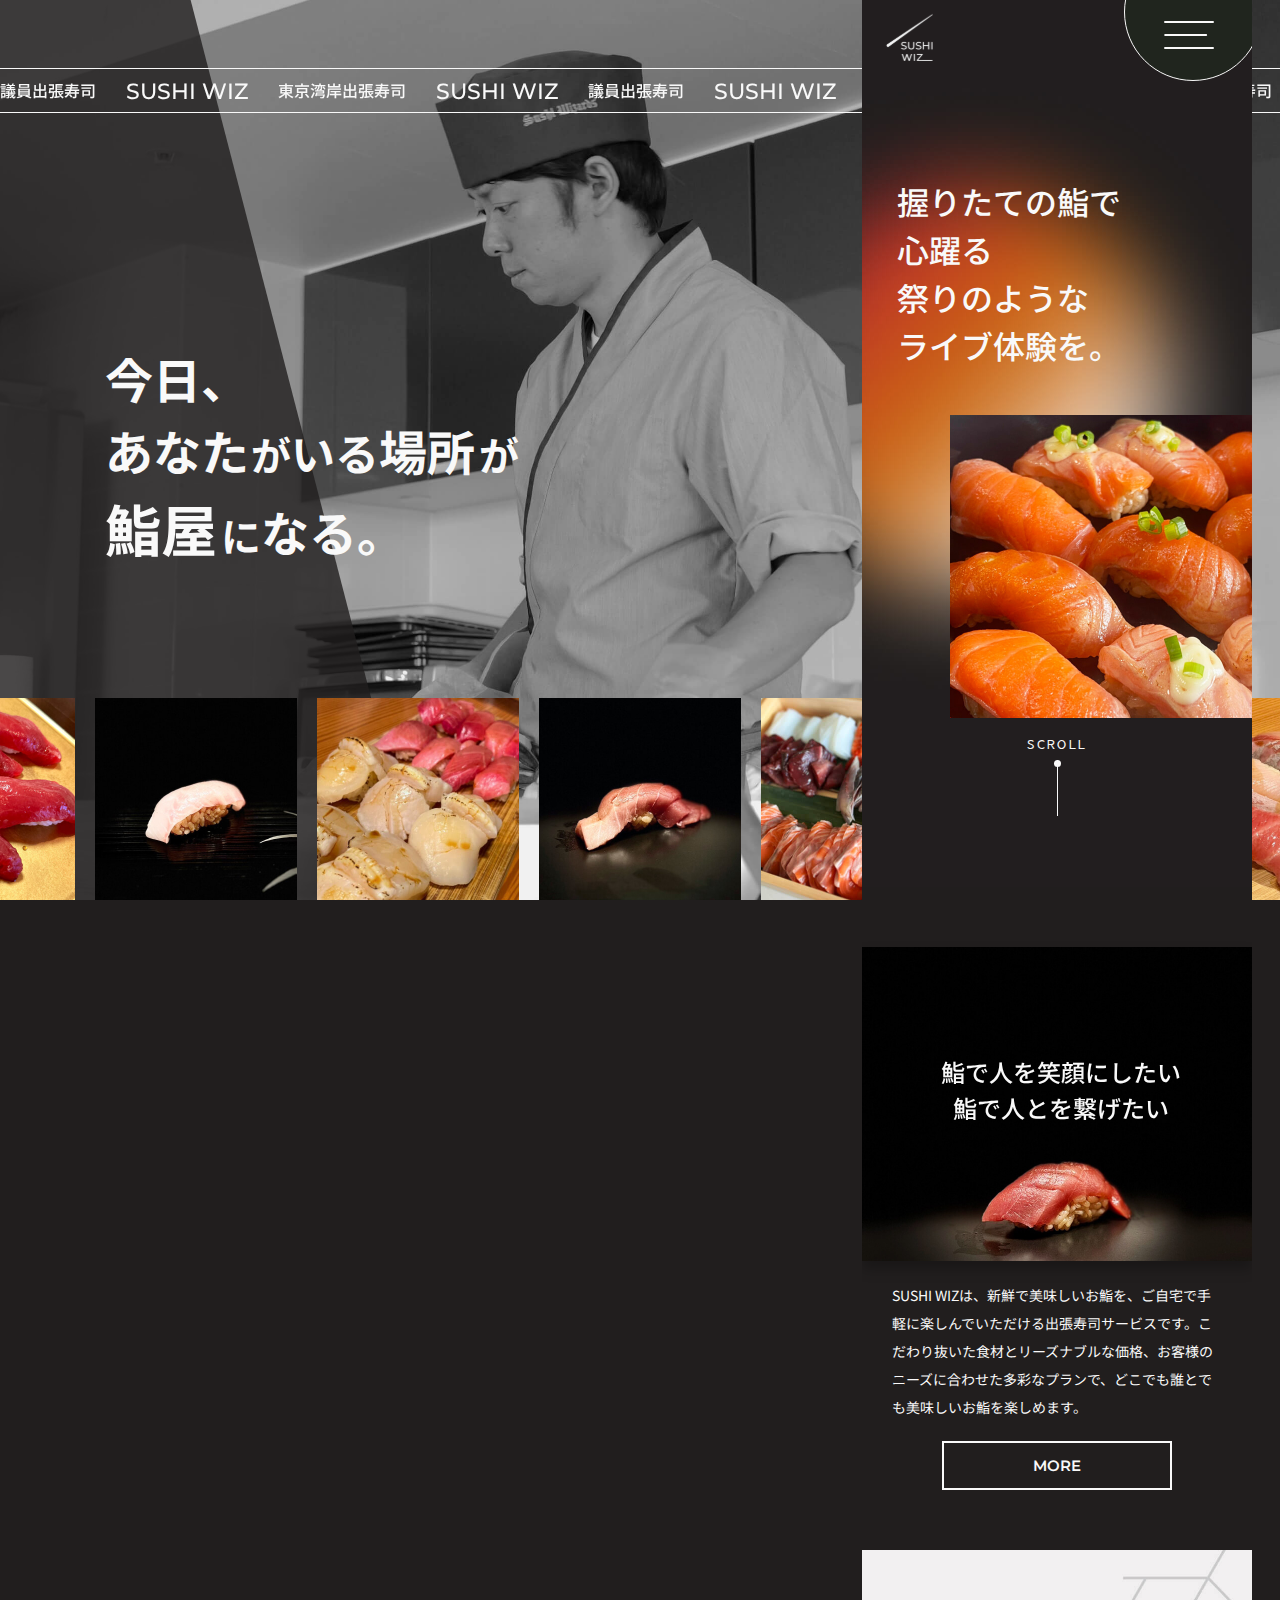
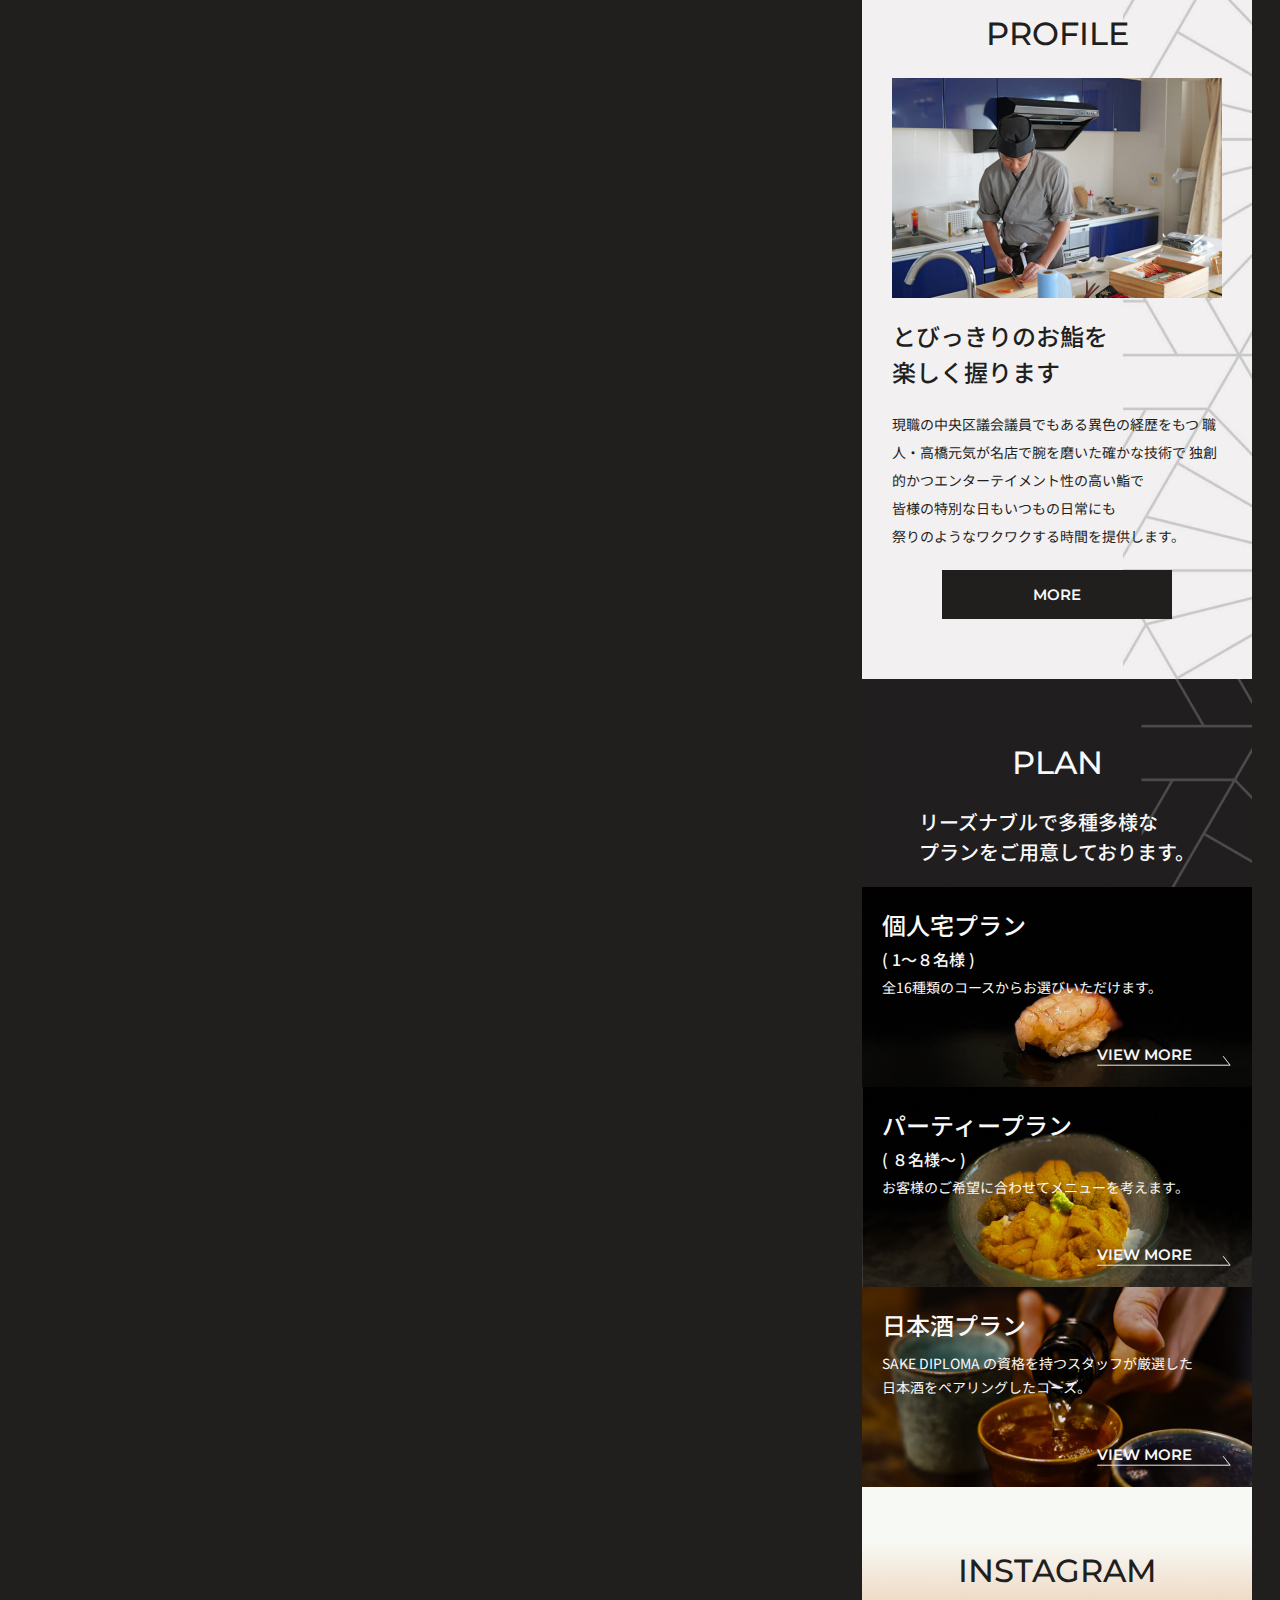
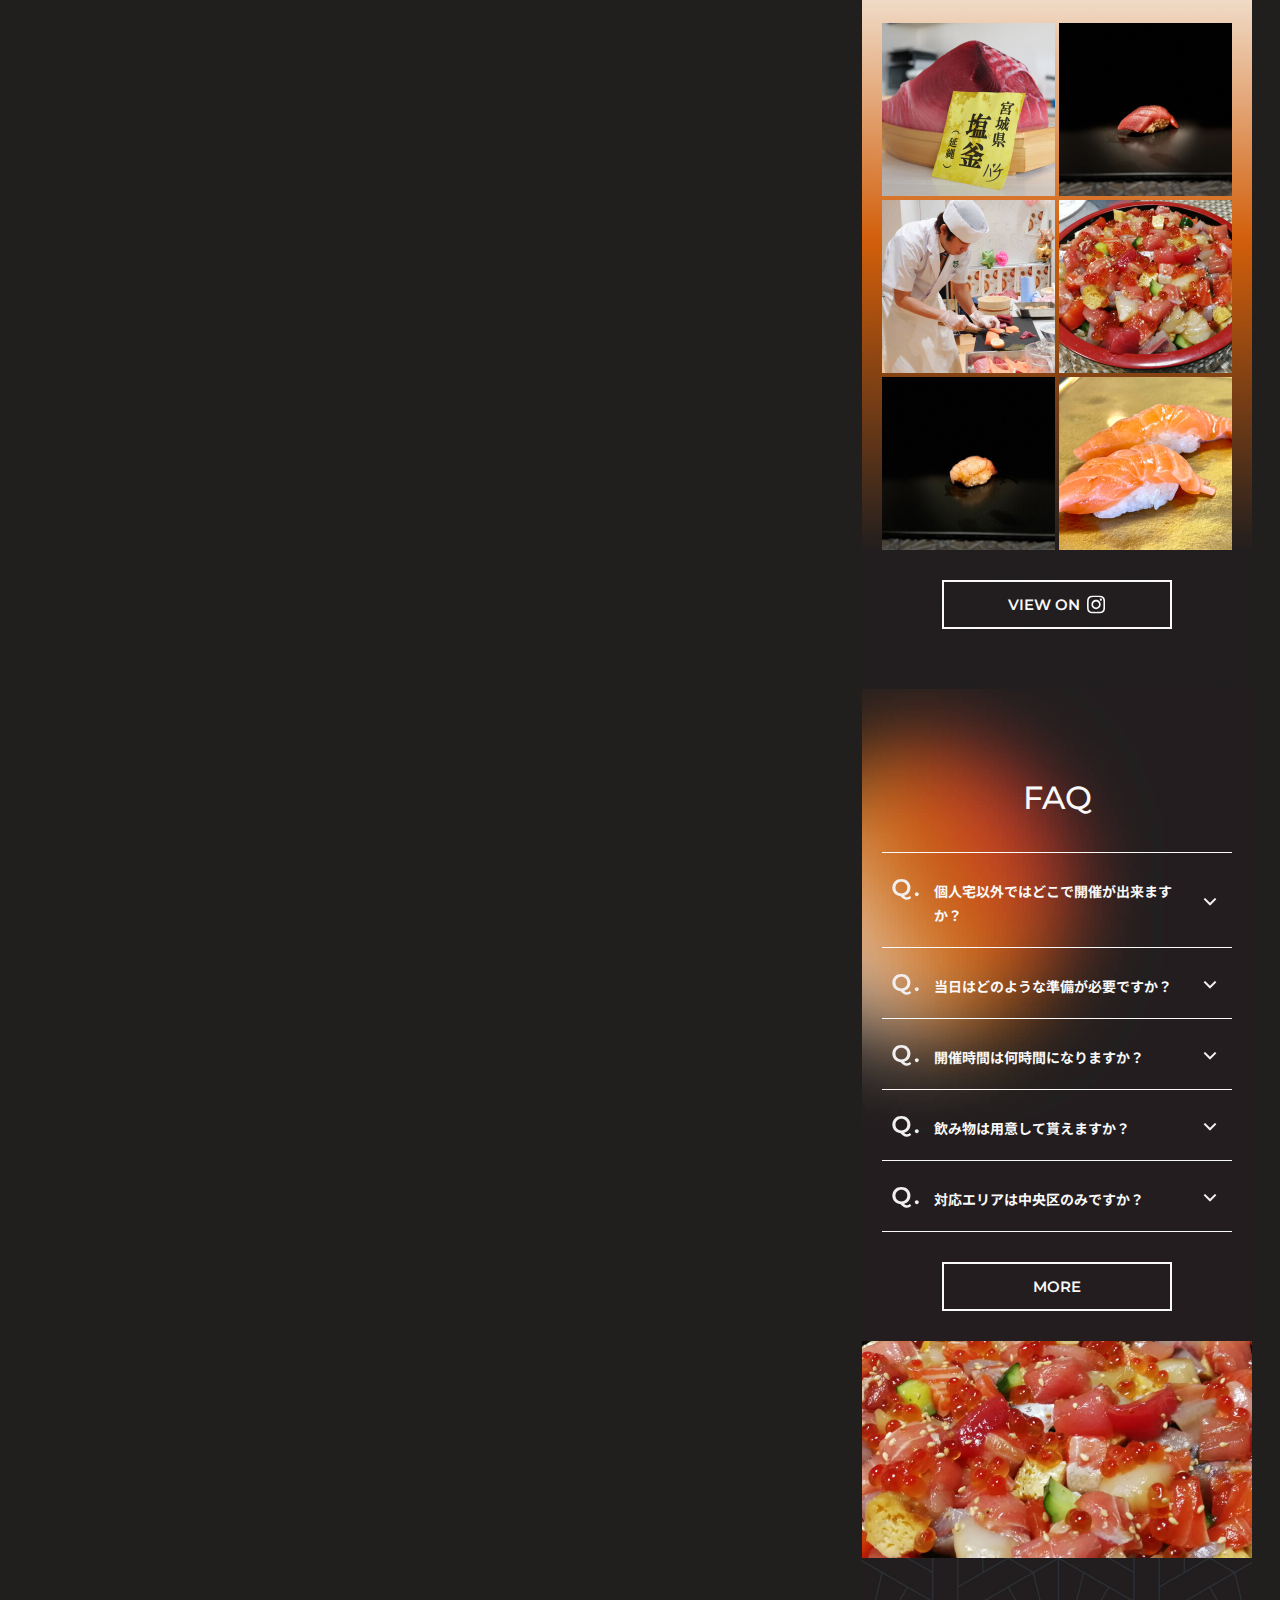
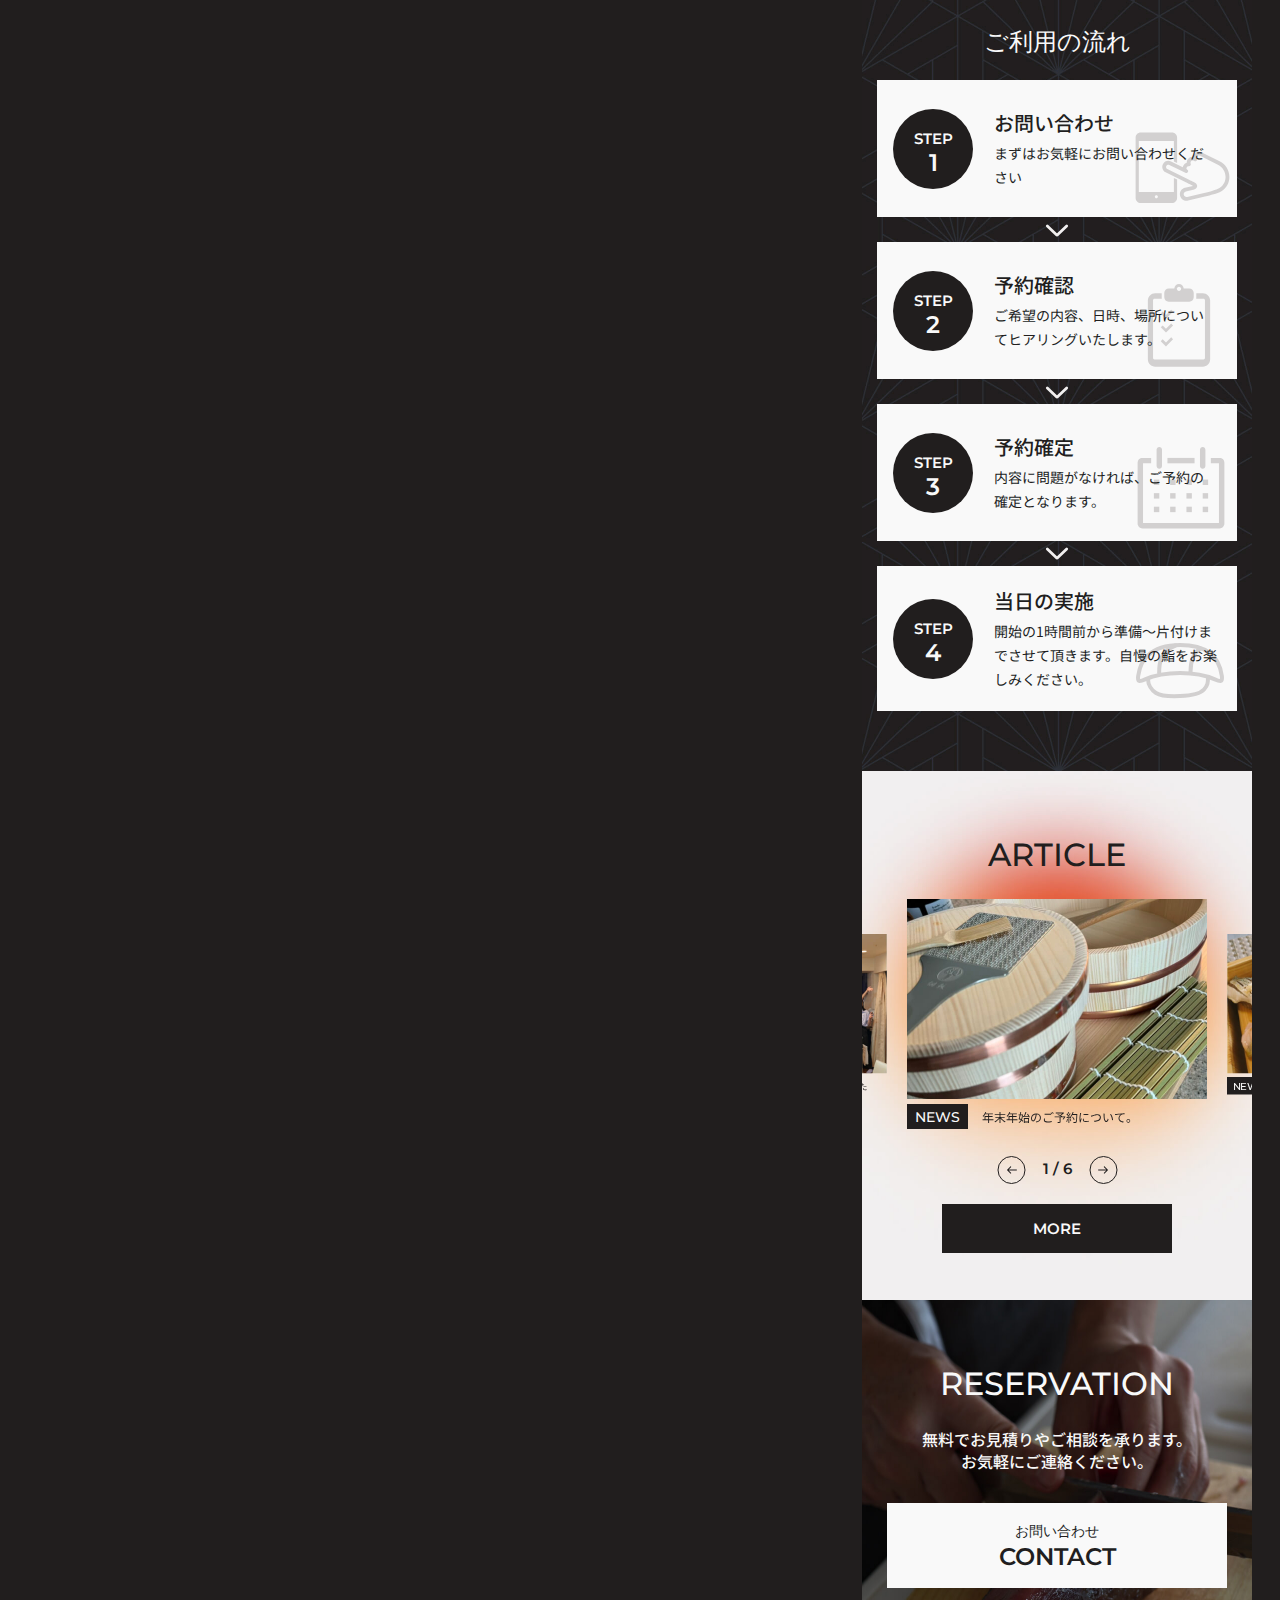
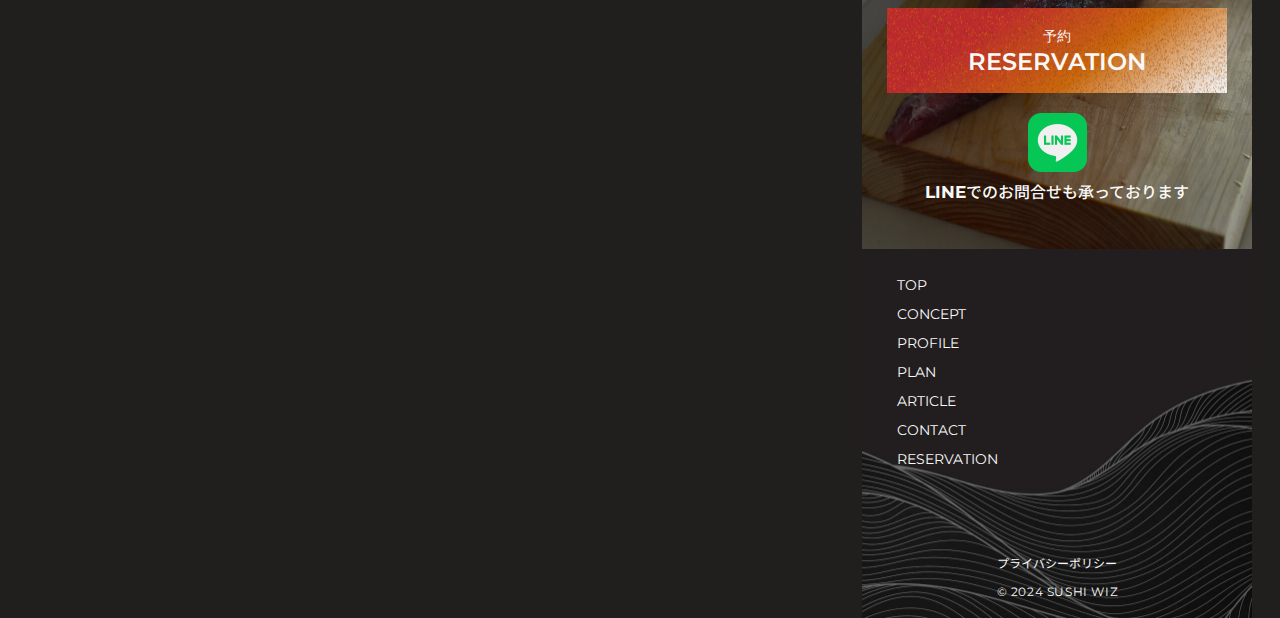
<file: index.html>
<!doctype html>
<html lang="ja">

<head>
  <meta charset="UTF-8">
  <meta http-equiv="X-UA-Compatible" content="IE=edge">
  <meta name="viewport" content="width=device-width, initial-scale=1.0">
  <title>SUSHI WIZ</title>
  <!-- GoogleFonts -->
  <link rel="preconnect" href="https://fonts.googleapis.com">
  <link rel="preconnect" href="https://fonts.gstatic.com" crossorigin>
  <link
    href="https://fonts.googleapis.com/css2?family=Montserrat:wght@500;600;700&family=Noto+Sans+JP:wght@400;500;600;700&family=Sawarabi+Gothic&display=swap"
    rel="stylesheet">

  <!-- Swiper -->
  <link rel="stylesheet" href="https://cdn.jsdelivr.net/npm/swiper@11/swiper-bundle.min.css">
  <script src="https://cdn.jsdelivr.net/npm/swiper@11/swiper-bundle.min.js"></script>
  <!-- CSS -->
  <link rel="stylesheet" href="./assets/css/common.css">
  <link rel="stylesheet" href="./assets/css/top.css">
</head>

<body class="top">
  <!-- ▼ PC FV Start -->
  <div class="l-fv u-displayNone--flexPU">
    <div class="l-fv__loopTextContainer">
      <!-- ▼ Slide Loop Text Start -->
      <div class="c-loopText__textSwiperContainer">
        <div class="swiper js-swiperText c-loopText__textSwiper">
          <ul class="swiper-wrapper c-loopText__textWrapper">
            <li class="swiper-slide c-loopText__textSlide">議員出張寿司</li>
            <li class="swiper-slide c-loopText__textSlide--en">SUSHI WIZ</li>
            <li class="swiper-slide c-loopText__textSlide">
              東京湾岸出張寿司
            </li>
            <li class="swiper-slide c-loopText__textSlide--en">SUSHI WIZ</li>
            <li class="swiper-slide c-loopText__textSlide">議員出張寿司</li>
            <li class="swiper-slide c-loopText__textSlide--en">SUSHI WIZ</li>
            <li class="swiper-slide c-loopText__textSlide">
              東京湾岸出張寿司
            </li>
            <li class="swiper-slide c-loopText__textSlide--en">SUSHI WIZ</li>
            <li class="swiper-slide c-loopText__textSlide">議員出張寿司</li>
            <li class="swiper-slide c-loopText__textSlide--en">SUSHI WIZ</li>
            <li class="swiper-slide c-loopText__textSlide">
              東京湾岸出張寿司
            </li>
            <li class="swiper-slide c-loopText__textSlide--en">SUSHI WIZ</li>
            <li class="swiper-slide c-loopText__textSlide">議員出張寿司</li>
            <li class="swiper-slide c-loopText__textSlide--en">SUSHI WIZ</li>
            <li class="swiper-slide c-loopText__textSlide">
              東京湾岸出張寿司
            </li>
            <li class="swiper-slide c-loopText__textSlide--en">SUSHI WIZ</li>
            <li class="swiper-slide c-loopText__textSlide">議員出張寿司</li>
            <li class="swiper-slide c-loopText__textSlide--en">SUSHI WIZ</li>
            <li class="swiper-slide c-loopText__textSlide">
              東京湾岸出張寿司
            </li>
            <li class="swiper-slide c-loopText__textSlide--en">SUSHI WIZ</li>
            <li class="swiper-slide c-loopText__textSlide">議員出張寿司</li>
            <li class="swiper-slide c-loopText__textSlide--en">SUSHI WIZ</li>
            <li class="swiper-slide c-loopText__textSlide">
              東京湾岸出張寿司
            </li>
            <li class="swiper-slide c-loopText__textSlide--en">SUSHI WIZ</li>
            <li class="swiper-slide c-loopText__textSlide">議員出張寿司</li>
            <li class="swiper-slide c-loopText__textSlide--en">SUSHI WIZ</li>
            <li class="swiper-slide c-loopText__textSlide">
              東京湾岸出張寿司
            </li>
            <li class="swiper-slide c-loopText__textSlide--en">SUSHI WIZ</li>
            <li class="swiper-slide c-loopText__textSlide">議員出張寿司</li>
            <li class="swiper-slide c-loopText__textSlide--en">SUSHI WIZ</li>
            <li class="swiper-slide c-loopText__textSlide">
              東京湾岸出張寿司
            </li>
            <li class="swiper-slide c-loopText__textSlide--en">SUSHI WIZ</li>
          </ul>
        </div>
      </div>
      <!-- ▲ Slide Loop Text End -->
    </div>
    <div class="l-fv__textBox">
      <p class="l-fv__mainText">
        今日、
        <br>
        あなた <span class="l-fv__mainText--mlSmallLittleFz">が</span><span class="l-fv__mainText--smallFz">いる</span>場所<span
          class="l-fv__mainText--littleSmallFz">が</span>
        <br>
        <span class="l-fv__mainText--bigFz">鮨屋</span><span class="l-fv__mainText--littleSmallFz">に</span>なる。
      </p>
    </div>
    <div class="l-fv__loopImagesContainer">
      <!-- ▼ Slide Loop Images Start -->
      <div class="c-loopImages__imagesSwiperContainer">
        <div class="swiper js-swiperImages c-loopImages__imagesSwiper">
          <ul class="swiper-wrapper c-loopImages__imagesWrapper">
            <li class="swiper-slide c-loopImages__imagesSlide">
              <img src="./assets/images/fv-item1.jpg" alt="item-1" class="c-loopImages__ImagesSlideItem" width="404"
                height="404">
            </li>
            <li class="swiper-slide c-loopImages__imagesSlide">
              <img src="./assets/images/fv-item2.jpg" alt="item-2" class="c-loopImages__ImagesSlideItem" width="404"
                height="404">
            </li>
            <li class="swiper-slide c-loopImages__imagesSlide">
              <img src="./assets/images/fv-item3.jpg" alt="item-3" class="c-loopImages__ImagesSlideItem" width="404"
                height="404">
            </li>
            <li class="swiper-slide c-loopImages__imagesSlide">
              <img src="./assets/images/fv-item4.jpg" alt="item-4" class="c-loopImages__ImagesSlideItem" width="404"
                height="404">
            </li>
            <li class="swiper-slide c-loopImages__imagesSlide">
              <img src="./assets/images/fv-item5.jpg" alt="item-5" class="c-loopImages__ImagesSlideItem" width="404"
                height="404">
            </li>
            <li class="swiper-slide c-loopImages__imagesSlide">
              <img src="./assets/images/fv-item6.jpg" alt="item-6" class="c-loopImages__ImagesSlideItem" width="404"
                height="404">
            </li>
            <li class="swiper-slide c-loopImages__imagesSlide">
              <img src="./assets/images/fv-item7.jpg" alt="item-7" class="c-loopImages__ImagesSlideItem" width="404"
                height="404">
            </li>
            <li class="swiper-slide c-loopImages__imagesSlide">
              <img src="./assets/images/fv-item8.jpg" alt="item-8" class="c-loopImages__ImagesSlideItem" width="404"
                height="404">
            </li>
            <li class="swiper-slide c-loopImages__imagesSlide">
              <img src="./assets/images/fv-item9.jpg" alt="item-9" class="c-loopImages__ImagesSlideItem" width="404"
                height="404">
            </li>
            <li class="swiper-slide c-loopImages__imagesSlide">
              <img src="./assets/images/fv-item10.jpg" alt="item-10" class="c-loopImages__ImagesSlideItem" width="404"
                height="404">
            </li>
            <li class="swiper-slide c-loopImages__imagesSlide">
              <img src="./assets/images/fv-item1.jpg" alt="item-1" class="c-loopImages__ImagesSlideItem" width="404"
                height="404">
            </li>
            <li class="swiper-slide c-loopImages__imagesSlide">
              <img src="./assets/images/fv-item2.jpg" alt="item-2" class="c-loopImages__ImagesSlideItem" width="404"
                height="404">
            </li>
            <li class="swiper-slide c-loopImages__imagesSlide">
              <img src="./assets/images/fv-item3.jpg" alt="item-3" class="c-loopImages__ImagesSlideItem" width="404"
                height="404">
            </li>
            <li class="swiper-slide c-loopImages__imagesSlide">
              <img src="./assets/images/fv-item4.jpg" alt="item-4" class="c-loopImages__ImagesSlideItem" width="404"
                height="404">
            </li>
            <li class="swiper-slide c-loopImages__imagesSlide">
              <img src="./assets/images/fv-item5.jpg" alt="item-5" class="c-loopImages__ImagesSlideItem" width="404"
                height="404">
            </li>
            <li class="swiper-slide c-loopImages__imagesSlide">
              <img src="./assets/images/fv-item6.jpg" alt="item-6" class="c-loopImages__ImagesSlideItem" width="404"
                height="404">
            </li>
            <li class="swiper-slide c-loopImages__imagesSlide">
              <img src="./assets/images/fv-item7.jpg" alt="item-7" class="c-loopImages__ImagesSlideItem" width="404"
                height="404">
            </li>
            <li class="swiper-slide c-loopImages__imagesSlide">
              <img src="./assets/images/fv-item8.jpg" alt="item-8" class="c-loopImages__ImagesSlideItem" width="404"
                height="404">
            </li>
            <li class="swiper-slide c-loopImages__imagesSlide">
              <img src="./assets/images/fv-item9.jpg" alt="item-9" class="c-loopImages__ImagesSlideItem" width="404"
                height="404">
            </li>
            <li class="swiper-slide c-loopImages__imagesSlide">
              <img src="./assets/images/fv-item10.jpg" alt="item-10" class="c-loopImages__ImagesSlideItem" width="404"
                height="404">
            </li>
          </ul>
        </div>
      </div>
      <!-- ▲ Slide Loop Images End -->
    </div>
  </div>
  <!-- ▲ PC FV End-->

  <!-- ▼ contents Start -->
  <div class="l-bigWrapper">
    <!-- ▼ header -->
    <div class="l-header">
      <div class="l-header__inner">
        <h1 class="l-header__logo u-displayNone--PO">
          <a href="./index.html" class="l-header__logoLink">
            <img src="./assets/images/common/logo.svg" alt="SUSHI WIZ" class="l-header__logoImg" width="69"
              height="64">
          </a>
        </h1>
        <!-- ▼ drawer -->
        <div id="js-headerBtn" class="l-header__hamburgerBtn" onclick="drawerToggle(event, 'drawerMenu')">
          <div id="drawerBtn" class="l-header__hamburgerBox">
            <span class="l-header__bar"></span>
            <span class="l-header__bar"></span>
            <span class="l-header__bar"></span>
          </div>
        </div>
        <!-- ▲ drawer -->
      </div>

      <!-- ▼ drawer contents -->
      <div id="drawerMenu" class="c-drawerMenu">
        <div class="c-drawerMenu__wrap">
          <a href="./index.html" class="c-drawerMenu__logoLink u-displayNone--PU">
            <img src="./assets/images/common/logo.svg" alt="SUSHI WIZ" class="c-drawerMenu__logoImg" width="69"
              height="64">
          </a>
          <div class="c-drawerMenu__inner">
            <div class="c-drawerMenu__headingBox">
              <p class="c-drawerMenu__heading">MENU</p>
            </div>
            <nav class="c-drawerMenu__nav">
              <ul class="c-drawerMenu__menu">
                <li class="c-drawerMenu__menuItem" onclick="drawerClose('drawerMenu')">
                  <a href="./concept.html" class="c-drawerMenu__menuLink" onclick="drawerClose('drawerMenu')"><span
                      class="c-drawerMenu__subText">コンセプト</span>CONCEPT</a>
                </li>
                <li class="c-drawerMenu__menuItem" onclick="drawerClose('drawerMenu')">
                  <a href="./plan.html" class="c-drawerMenu__menuLink" onclick="drawerClose('drawerMenu')"><span
                      class="c-drawerMenu__subText">プラン</span>PLAN</a>
                </li>
                <li class="c-drawerMenu__menuItem" onclick="drawerClose('drawerMenu')">
                  <a href="./profile.html" class="c-drawerMenu__menuLink" onclick="drawerClose('drawerMenu')"><span
                      class="c-drawerMenu__subText">シェフについて</span>PROFILE</a>
                </li>
                <li class="c-drawerMenu__menuItem" onclick="drawerClose('drawerMenu')">
                  <a href="./faq.html" class="c-drawerMenu__menuLink" onclick="drawerClose('drawerMenu')"><span
                      class="c-drawerMenu__subText">よくある質問</span>FAQ</a>
                </li>
                <li class="c-drawerMenu__menuItem" onclick="drawerClose('drawerMenu')">
                  <a href="./article.html" class="c-drawerMenu__menuLink" onclick="drawerClose('drawerMenu')"><span
                      class="c-drawerMenu__subText">トピックス</span>ARTICLE</a>
                </li>
                <li class="c-drawerMenu__menuItem u-displayNone--PO">
                  <img src="./assets/images/common/drawer-item.jpg" alt="出張 寿司" class="c-drawerMenu__img" width="390"
                    height="166">
                </li>
              </ul>
            </nav>
            <div class="c-drawerMenu__bottomContents">
              <div class="c-drawerMenu__btnWrap">
                <div class="c-drawerMenu__btnContact">
                  <a href="./contact.html" class="c-drawerMenu__btnLink">
                    <span class="c-drawerMenu__btnSubText">お問い合わせ</span>
                    <span class="c-drawerMenu__btnMainText">CONTACT</span>
                  </a>
                </div>
                <div class="c-drawerMenu__btnResevation">
                  <a href="./reservation.html" class="c-drawerMenu__btnLink--bgImage">
                    <span class="c-drawerMenu__btnSubText">予約</span>
                    <span class="c-drawerMenu__btnMainText">RESERVATION</span>
                  </a>
                </div>
              </div>
              <ul class="c-drawerMenu__snsBox">
                <li class="c-drawerMenu__snsItem">
                  <a href="" class="c-drawerMenu__snsLink">
                    <img class="c-drawerMenu__snsImg" src="./assets/images/common/sns-line.png" alt="LINE" width="118"
                      height="118">
                  </a>
                </li>
                <li class="c-drawerMenu__snsItem">
                  <a href="" class="c-drawerMenu__snsLink">
                    <img class="c-drawerMenu__snsImg" src="./assets/images/common/sns-Instagram.svg" alt="Instagram"
                      width="20" height="19">
                  </a>
                </li>
              </ul>
            </div>
          </div>
        </div>
      </div>
      <!-- ▲ drawer contents -->
    </div>
    <!-- ▲ header -->

    <!-- ▼ main -->
    <main>
      <!-- ▼ p-topFv SP -->
      <section class="p-topFv">
        <div class="p-topFv__textSwiperBox">
          <!-- ▼ Slide Loop Text Start -->
          <div class="c-loopText__textSwiperContainer">
            <div class="swiper js-swiperText c-loopText__textSwiper">
              <ul class="swiper-wrapper c-loopText__textWrapper">
                <li class="swiper-slide c-loopText__textSlide">
                  議員出張寿司
                </li>
                <li class="swiper-slide c-loopText__textSlide--en">
                  SUSHI WIZ
                </li>
                <li class="swiper-slide c-loopText__textSlide">
                  東京湾岸出張寿司
                </li>
                <li class="swiper-slide c-loopText__textSlide--en">
                  SUSHI WIZ
                </li>
                <li class="swiper-slide c-loopText__textSlide">
                  議員出張寿司
                </li>
                <li class="swiper-slide c-loopText__textSlide--en">
                  SUSHI WIZ
                </li>
                <li class="swiper-slide c-loopText__textSlide">
                  東京湾岸出張寿司
                </li>
                <li class="swiper-slide c-loopText__textSlide--en">
                  SUSHI WIZ
                </li>
                <li class="swiper-slide c-loopText__textSlide">
                  議員出張寿司
                </li>
                <li class="swiper-slide c-loopText__textSlide--en">
                  SUSHI WIZ
                </li>
                <li class="swiper-slide c-loopText__textSlide">
                  東京湾岸出張寿司
                </li>
                <li class="swiper-slide c-loopText__textSlide--en">
                  SUSHI WIZ
                </li>
                <li class="swiper-slide c-loopText__textSlide">
                  議員出張寿司
                </li>
                <li class="swiper-slide c-loopText__textSlide--en">
                  SUSHI WIZ
                </li>
                <li class="swiper-slide c-loopText__textSlide">
                  東京湾岸出張寿司
                </li>
                <li class="swiper-slide c-loopText__textSlide--en">
                  SUSHI WIZ
                </li>
                <li class="swiper-slide c-loopText__textSlide">
                  議員出張寿司
                </li>
                <li class="swiper-slide c-loopText__textSlide--en">
                  SUSHI WIZ
                </li>
                <li class="swiper-slide c-loopText__textSlide">
                  東京湾岸出張寿司
                </li>
                <li class="swiper-slide c-loopText__textSlide--en">
                  SUSHI WIZ
                </li>
                <li class="swiper-slide c-loopText__textSlide">
                  議員出張寿司
                </li>
                <li class="swiper-slide c-loopText__textSlide--en">
                  SUSHI WIZ
                </li>
                <li class="swiper-slide c-loopText__textSlide">
                  東京湾岸出張寿司
                </li>
                <li class="swiper-slide c-loopText__textSlide--en">
                  SUSHI WIZ
                </li>
                <li class="swiper-slide c-loopText__textSlide">
                  議員出張寿司
                </li>
                <li class="swiper-slide c-loopText__textSlide--en">
                  SUSHI WIZ
                </li>
                <li class="swiper-slide c-loopText__textSlide">
                  東京湾岸出張寿司
                </li>
                <li class="swiper-slide c-loopText__textSlide--en">
                  SUSHI WIZ
                </li>
                <li class="swiper-slide c-loopText__textSlide">
                  議員出張寿司
                </li>
                <li class="swiper-slide c-loopText__textSlide--en">
                  SUSHI WIZ
                </li>
                <li class="swiper-slide c-loopText__textSlide">
                  東京湾岸出張寿司
                </li>
                <li class="swiper-slide c-loopText__textSlide--en">
                  SUSHI WIZ
                </li>
              </ul>
            </div>
          </div>
          <!-- ▲ Slide Loop Text Start -->
        </div>

        <div class="p-topFv__textContents">
          <div class="p-topFv__inner">
            <div class="p-topFv__textBox">
              <h2 class="p-topFv__mainText">
                今日、
                <br>
                あなた
                <span class="p-topFv__mainText--mlSmallLittleFz">が</span><span
                  class="p-topFv__mainText--smallFz">いる</span>場所<span class="p-topFv__mainText--littleSmallFz">が</span>
                <br>
                <span class="p-topFv__mainText--bigFz">鮨屋</span><span
                  class="p-topFv__mainText--littleSmallFz">に</span>なる。
              </h2>
            </div>
          </div>
        </div>
        <div class="p-topFv__imagesSwiperContainer">
          <!-- ▼ Slide Loop Images Start -->
          <div class="c-loopImages__imagesSwiperContainer">
            <div class="swiper js-swiperImages c-loopImages__imagesSwiper">
              <ul class="swiper-wrapper c-loopImages__imagesWrapper">
                <li class="swiper-slide c-loopImages__imagesSlide">
                  <img src="./assets/images/fv-item1.jpg" alt="item-1" class="c-loopImages__ImagesSlideItem" width="404"
                    height="404">
                </li>
                <li class="swiper-slide c-loopImages__imagesSlide">
                  <img src="./assets/images/fv-item2.jpg" alt="item-2" class="c-loopImages__ImagesSlideItem" width="404"
                    height="404">
                </li>
                <li class="swiper-slide c-loopImages__imagesSlide">
                  <img src="./assets/images/fv-item3.jpg" alt="item-3" class="c-loopImages__ImagesSlideItem" width="404"
                    height="404">
                </li>
                <li class="swiper-slide c-loopImages__imagesSlide">
                  <img src="./assets/images/fv-item4.jpg" alt="item-4" class="c-loopImages__ImagesSlideItem" width="404"
                    height="404">
                </li>
                <li class="swiper-slide c-loopImages__imagesSlide">
                  <img src="./assets/images/fv-item5.jpg" alt="item-5" class="c-loopImages__ImagesSlideItem" width="404"
                    height="404">
                </li>
                <li class="swiper-slide c-loopImages__imagesSlide">
                  <img src="./assets/images/fv-item6.jpg" alt="item-6" class="c-loopImages__ImagesSlideItem" width="404"
                    height="404">
                </li>
                <li class="swiper-slide c-loopImages__imagesSlide">
                  <img src="./assets/images/fv-item7.jpg" alt="item-7" class="c-loopImages__ImagesSlideItem" width="404"
                    height="404">
                </li>
                <li class="swiper-slide c-loopImages__imagesSlide">
                  <img src="./assets/images/fv-item8.jpg" alt="item-8" class="c-loopImages__ImagesSlideItem" width="404"
                    height="404">
                </li>
                <li class="swiper-slide c-loopImages__imagesSlide">
                  <img src="./assets/images/fv-item9.jpg" alt="item-9" class="c-loopImages__ImagesSlideItem" width="404"
                    height="404">
                </li>
                <li class="swiper-slide c-loopImages__imagesSlide">
                  <img src="./assets/images/fv-item10.jpg" alt="item-10" class="c-loopImages__ImagesSlideItem"
                    width="404" height="404">
                </li>
              </ul>
            </div>
          </div>
          <!-- ▲ Slide Loop Images Start -->
        </div>
      </section>
      <!-- ▲ p-topFv SP -->

      <!-- ▼ p-topFvContents -->
      <section class="p-topFvContents">
        <div class="p-topFvContents__inner">
          <div class="p-topFvContents__textBox">
            <h2 class="p-topFvContents__mainText">
              握りたての鮨で
              <br>
              心躍る
              <br>
              祭りのような
              <br>
              ライブ体験を。
            </h2>
          </div>
        </div>
        <div class="p-topFvContents__imgBox">
          <img src="./assets/images/top-fv-content-item.jpg" alt="" class="p-topFvContents__img" width="604"
            height="606">
        </div>
        <div class="p-topFvContents__scrollBox">
          <div class="c-scrollDown__box">
            <p class="c-scrollDown__text">SCROLL</p>
            <span class="c-scrollDown__bar"></span>
          </div>
        </div>
      </section>
      <!-- ▲ p-topFvContents -->

      <!-- ▼ p-topConcept -->
      <section class="p-topConcept">
        <div class="p-topConcept__head">
          <div class="p-topConcept__titleBox">
            <h2 class="p-topConcept__title">
              鮨で人を笑顔にしたい
              <br>
              鮨で人とを繋げたい
            </h2>
          </div>
          <div class="p-topConcept__imgBox">
            <img src="./assets/images/top-concept-bg.jpg" alt="concept-bg" class="p-topConcept__img" width="780"
              height="676">
          </div>
        </div>
        <div class="p-topConcept__inner">
          <p class="p-topConcept__text">
            SUSHI
            WIZは、新鮮で美味しいお鮨を、ご自宅で手軽に楽しんでいただける出張寿司サービスです。こだわり抜いた食材とリーズナブルな価格、お客様のニーズに合わせた多彩なプランで、どこでも誰とでも美味しいお鮨を楽しめます。
          </p>
          <div class="p-topConcept__btnBox">
            <div class="c-btn">
              <a href="./concept.html" class="c-btn__link">MORE</a>
            </div>
          </div>
        </div>
      </section>
      <!-- ▲ p-topConcept -->

      <!-- ▼ p-topProfile -->
      <section class="p-topProfile">
        <div class="p-topProfile__inner">
          <div class="p-topProfile__titleBox">
            <div class="c-secondHeading">
              <h2 class="c-secondHeading__title">PROFILE</h2>
            </div>
            <div class="p-topProfile__imgBox">
              <img src="./assets/images/top-profile-img.jpg" alt="高橋 元気" class="p-topProfile__img" width="660"
                height="440">
            </div>
            <div class="p-topProfile__textBox">
              <h3 class="p-topProfile__title">
                とびっきりのお鮨を
                <br>
                楽しく握ります
              </h3>
              <p class="p-topProfile__text">
                現職の中央区議会議員でもある異色の経歴をもつ
                職人・高橋元気が名店で腕を磨いた確かな技術で
                独創的かつエンターテイメント性の高い鮨で<br>
                皆様の特別な日もいつもの日常にも<br>
                祭りのようなワクワクする時間を提供します。
              </p>
            </div>
            <div class="p-topProfile__btnBox">
              <div class="c-btn--black">
                <a href="./profile.html" class="c-btn__link">MORE</a>
              </div>
            </div>
          </div>
        </div>
      </section>
      <!-- ▲ p-topProfile -->

      <!-- ▼ p-topPlan -->
      <section class="p-topPlan">
        <div class="p-topPlan__titleBox">
          <div class="c-secondHeading">
            <h2 class="c-secondHeading__title--white">PLAN</h2>
          </div>
          <p class="p-topPlan__read">
            リーズナブルで多種多様な
            <br>
            プランをご用意しております。
          </p>
        </div>
        <ul class="p-topPlan__list">
          <li class="p-topPlan__item">
            <a href="./plan.html#plan1" class="p-topPlan__link">
              <div class="p-topPlan__textBox">
                <h3 class="p-topPlan__title">個人宅プラン</h3>
                <span class="p-topPlan__headCount">( 1～８名様 )</span>
                <p class="p-topPlan__text">
                  全16種類のコースからお選びいただけます。
                </p>
              </div>
              <div class="p-topPlan__moreBox">
                <span class="p-topPlan__more">VIEW MORE</span>
                <img src="./assets/images/common/icon-btn-more.svg" alt="view more" class="p-topPlan__moreImg"
                  width="137" height="11">
              </div>
            </a>
          </li>
          <li class="p-topPlan__item">
            <a href="./plan.html#plan7" class="p-topPlan__link">
              <div class="p-topPlan__textBox">
                <h3 class="p-topPlan__title">パーティープラン</h3>
                <span class="p-topPlan__headCount">( ８名様～ )</span>
                <p class="p-topPlan__text">
                  お客様のご希望に合わせてメニューを考えます。
                </p>
              </div>
              <div class="p-topPlan__moreBox">
                <span class="p-topPlan__more">VIEW MORE</span>
                <img src="./assets/images/common/icon-btn-more.svg" alt="view more" class="p-topPlan__moreImg"
                  width="137" height="11">
              </div>
            </a>
          </li>
          <li class="p-topPlan__item">
            <a href="./plan.html#plan5" class="p-topPlan__link">
              <div class="p-topPlan__textBox">
                <h3 class="p-topPlan__title">日本酒プラン</h3>
                <p class="p-topPlan__text">
                  SAKE DIPLOMA の資格を持つスタッフが厳選した
                  <br>
                  日本酒をペアリングしたコース。
                </p>
              </div>
              <div class="p-topPlan__moreBox">
                <span class="p-topPlan__more">VIEW MORE</span>
                <img src="./assets/images/common/icon-btn-more.svg" alt="view more" class="p-topPlan__moreImg"
                  width="137" height="11">
              </div>
            </a>
          </li>
        </ul>
      </section>
      <!-- ▲ p-topPlan -->

      <!-- ▼ p-topInsta -->
      <section class="p-topInsta">
        <div class="p-topInsta__inner">
          <div class="p-topInsta__titleBox">
            <div class="c-secondHeading">
              <h2 class="c-secondHeading__title">INSTAGRAM</h2>
            </div>
          </div>
          <ul class="p-topInsta__list">
            <li class="p-topInsta__item">
              <a href="#" class="p-topInsta__link">
                <img src="./assets/images/top-insta-item1.jpg" alt="" class="p-topInsta__img" width="346"
                  height="346">
              </a>
            </li>
            <li class="p-topInsta__item">
              <a href="#" class="p-topInsta__link">
                <img src="./assets/images/top-insta-item2.jpg" alt="" class="p-topInsta__img" width="346"
                  height="346">
              </a>
            </li>
            <li class="p-topInsta__item">
              <a href="#" class="p-topInsta__link">
                <img src="./assets/images/top-insta-item3.jpg" alt="" class="p-topInsta__img" width="346"
                  height="346">
              </a>
            </li>
            <li class="p-topInsta__item">
              <a href="#" class="p-topInsta__link">
                <img src="./assets/images/top-insta-item4.jpg" alt="" class="p-topInsta__img" width="346"
                  height="346">
              </a>
            </li>
            <li class="p-topInsta__item">
              <a href="#" class="p-topInsta__link">
                <img src="./assets/images/top-insta-item5.jpg" alt="" class="p-topInsta__img" width="346"
                  height="346">
              </a>
            </li>
            <li class="p-topInsta__item">
              <a href="#" class="p-topInsta__link">
                <img src="./assets/images/top-insta-item6.jpg" alt="" class="p-topInsta__img" width="346"
                  height="346">
              </a>
            </li>
          </ul>
          <div class="p-topInsta__btnBox">
            <div class="c-btn--img">
              <a href="#" class="c-btn__link">
                <span class="c-btn__text">VIEW ON</span>
                <svg class="c-btn__img" width="20" height="19" viewBox="0 0 20 19" fill="none"
                  xmlns="http://www.w3.org/2000/svg">
                  <g clip-path="url(#clip0_84_1380)">
                    <path
                      d="M9.5271 1.71074C12.0654 1.71074 12.366 1.72187 13.3642 1.76641C14.2919 1.80723 14.7929 1.96309 15.1269 2.09297C15.5685 2.26367 15.8876 2.47148 16.2179 2.80176C16.5519 3.13574 16.756 3.45117 16.9267 3.89277C17.0566 4.22676 17.2125 4.73145 17.2533 5.65547C17.2978 6.65742 17.3089 6.95801 17.3089 9.49258C17.3089 12.0309 17.2978 12.3314 17.2533 13.3297C17.2125 14.2574 17.0566 14.7584 16.9267 15.0924C16.756 15.534 16.5482 15.8531 16.2179 16.1834C15.8839 16.5174 15.5685 16.7215 15.1269 16.8922C14.7929 17.0221 14.2882 17.1779 13.3642 17.2188C12.3623 17.2633 12.0617 17.2744 9.5271 17.2744C6.98882 17.2744 6.68823 17.2633 5.68999 17.2188C4.76226 17.1779 4.26128 17.0221 3.92729 16.8922C3.48569 16.7215 3.16655 16.5137 2.83628 16.1834C2.50229 15.8494 2.29819 15.534 2.12749 15.0924C1.99761 14.7584 1.84175 14.2537 1.80093 13.3297C1.7564 12.3277 1.74526 12.0271 1.74526 9.49258C1.74526 6.9543 1.7564 6.65371 1.80093 5.65547C1.84175 4.72773 1.99761 4.22676 2.12749 3.89277C2.29819 3.45117 2.50601 3.13203 2.83628 2.80176C3.17026 2.46777 3.48569 2.26367 3.92729 2.09297C4.26128 1.96309 4.76597 1.80723 5.68999 1.76641C6.68823 1.72187 6.98882 1.71074 9.5271 1.71074ZM9.5271 0C6.948 0 6.62515 0.0111328 5.61206 0.0556641C4.60269 0.100195 3.90874 0.263477 3.30757 0.497266C2.68042 0.742188 2.14976 1.06504 1.6228 1.5957C1.09214 2.12266 0.769287 2.65332 0.524365 3.27676C0.290576 3.88164 0.127295 4.57187 0.0827637 5.58125C0.0382324 6.59805 0.0270996 6.9209 0.0270996 9.5C0.0270996 12.0791 0.0382324 12.402 0.0827637 13.415C0.127295 14.4244 0.290576 15.1184 0.524365 15.7195C0.769287 16.3467 1.09214 16.8773 1.6228 17.4043C2.14976 17.9312 2.68042 18.2578 3.30386 18.499C3.90874 18.7328 4.59897 18.8961 5.60835 18.9406C6.62144 18.9852 6.94429 18.9963 9.52339 18.9963C12.1025 18.9963 12.4253 18.9852 13.4384 18.9406C14.4478 18.8961 15.1417 18.7328 15.7429 18.499C16.3664 18.2578 16.897 17.9312 17.424 17.4043C17.9509 16.8773 18.2775 16.3467 18.5187 15.7232C18.7525 15.1184 18.9158 14.4281 18.9603 13.4188C19.0048 12.4057 19.016 12.0828 19.016 9.50371C19.016 6.92461 19.0048 6.60176 18.9603 5.58867C18.9158 4.5793 18.7525 3.88535 18.5187 3.28418C18.2849 2.65332 17.9621 2.12266 17.4314 1.5957C16.9044 1.06875 16.3738 0.742188 15.7503 0.500977C15.1455 0.267187 14.4552 0.103906 13.4458 0.059375C12.4291 0.0111328 12.1062 0 9.5271 0Z" />
                    <path
                      d="M9.5271 4.62012C6.83296 4.62012 4.64722 6.80586 4.64722 9.5C4.64722 12.1941 6.83296 14.3799 9.5271 14.3799C12.2212 14.3799 14.407 12.1941 14.407 9.5C14.407 6.80586 12.2212 4.62012 9.5271 4.62012ZM9.5271 12.6654C7.77925 12.6654 6.36167 11.2479 6.36167 9.5C6.36167 7.75215 7.77925 6.33457 9.5271 6.33457C11.275 6.33457 12.6925 7.75215 12.6925 9.5C12.6925 11.2479 11.275 12.6654 9.5271 12.6654Z" />
                    <path
                      d="M15.7392 4.42735C15.7392 5.05821 15.2271 5.5666 14.6 5.5666C13.9691 5.5666 13.4607 5.05449 13.4607 4.42735C13.4607 3.79649 13.9728 3.28809 14.6 3.28809C15.2271 3.28809 15.7392 3.8002 15.7392 4.42735Z" />
                  </g>
                  <defs>
                    <clipPath id="clip0_84_1380">
                      <rect width="19" height="19" fill="white" transform="translate(0.0270996)" />
                    </clipPath>
                  </defs>
                </svg>
              </a>
            </div>
          </div>
        </div>
      </section>
      <!-- ▲ p-topInsta -->

      <!-- ▼ p-topFaq -->
      <section class="p-topFaq">
        <div class="p-topFaq__inner">
          <div class="p-topFaq__titleBox">
            <div class="c-secondHeading">
              <h2 class="c-secondHeading__title--white">FAQ</h2>
            </div>
          </div>
          <div class="p-topFaq__accordionContainer">
            <!-- ▼ Accordion Start -->
            <dl class="c-accordion">
              <div class="c-accordion__item">
                <dt class="c-accordion__titleBox" data-accordion="header">
                  <p class="c-accordion__title">
                    個人宅以外ではどこで開催が出来ますか？
                  </p>
                  <span class="c-accordion__icon" data-accordion="icon"></span>
                </dt>
                <dd class="c-accordion__content">
                  <div class="c-accordion__body">
                    <p class="c-accordion__bodyText">
                      基本的にどこでも開催出来ます。マンションや公共施設のパーティールームのほか、屋外スペース、貸し切りバーや企業のオフィス（会議室）などでも開催実績があります。キッチンや水場があるのがベストですが、なくても実施可能です。先ずはお気軽にご相談ください。
                    </p>
                  </div>
                </dd>
              </div>
              <div class="c-accordion__item">
                <dt class="c-accordion__titleBox" data-accordion="header">
                  <p class="c-accordion__title">
                    当日はどのような準備が必要ですか？
                  </p>
                  <span class="c-accordion__icon" data-accordion="icon"></span>
                </dt>
                <dd class="c-accordion__content">
                  <div class="c-accordion__body">
                    <div class="c-accordion__bodyText">
                      出張当日は、60分前を目安に職人が事前に準備をさせて頂きます。その際に調理を提供するスペースとして、キッチンスペースやテーブル等をお貸しください。その環境に応じて柔軟に対応致しますので、事前にご相談をお願い致します。お皿や箸等の食器を含めて全て職人が持参しますので、その他の準備は特にございません。
                    </div>
                  </div>
                </dd>
              </div>
              <div class="c-accordion__item">
                <dt class="c-accordion__titleBox" data-accordion="header">
                  <p class="c-accordion__title">
                    開催時間は何時間になりますか？
                  </p>
                  <span class="c-accordion__icon" data-accordion="icon"></span>
                </dt>
                <dd class="c-accordion__content">
                  <div class="c-accordion__body">
                    <div class="c-accordion__bodyText">
                      原則2時間（人数によっては～3時間）でお食事の提供を完了し、職人は帰宅致します。お客様はその後も楽しんで頂いて構いません。
                    </div>
                  </div>
                </dd>
              </div>
              <div class="c-accordion__item">
                <dt class="c-accordion__titleBox" data-accordion="header">
                  <p class="c-accordion__title">
                    飲み物は用意して貰えますか？
                  </p>
                  <span class="c-accordion__icon" data-accordion="icon"></span>
                </dt>
                <dd class="c-accordion__content">
                  <div class="c-accordion__body">
                    <div class="c-accordion__bodyText">
                      別料金となりますが、厳選日本酒のほか、事前にお客様のご要望をお伺いし持参も可能です。また、お客様側でご準備頂いても構いません。
                    </div>
                  </div>
                </dd>
              </div>
              <div class="c-accordion__item">
                <dt class="c-accordion__titleBox" data-accordion="header">
                  <p class="c-accordion__title">
                    対応エリアは中央区のみですか？
                  </p>
                  <span class="c-accordion__icon" data-accordion="icon"></span>
                </dt>
                <dd class="c-accordion__content">
                  <div class="c-accordion__body">
                    <div class="c-accordion__bodyText">
                      ネタの鮮度の関係から東京都内および都内近郊を対象としています。また、交通費がかからないエリア（中央区内等）については出張交通費を割引させて頂きます。上記以外の場所をご希望であっても当日のネタを市場から直接宅配する等の方法により、ご相談頂ければ対応をさせて頂きます。
                    </div>
                  </div>
                </dd>
              </div>
            </dl>
            <!-- ▲ Accordion End -->
          </div>
          <div class="p-topFaq__btnBox">
            <div class="c-btn">
              <a href="#" class="c-btn__link">MORE</a>
            </div>
          </div>
        </div>
        <div class="p-topFaq__imgBox">
          <img src="./assets/images/top-faq-item.jpg" alt="お寿司" class="p-topFaq__img" width="780" height="434">
        </div>
      </section>
      <!-- ▲ p-topFaq -->

      <!-- ▼ p-topFlow -->
      <section class="p-topFlow">
        <div class="p-topFlow__inner">
          <div class="p-topFlow__titleBox">
            <div class="c-secondHeading--jp">
              <h2 class="c-secondHeading__title--white">ご利用の流れ</h2>
            </div>
          </div>
          <ul class="p-topFlow__list">
            <li class="p-topFlow__item">
              <div class="p-topFlow__numberBox">
                <span class="p-topFlow__en">STEP</span>
                <span class="p-topFlow__number">1</span>
              </div>
              <div class="p-topFlow__textBox">
                <h3 class="p-topFlow__title">お問い合わせ</h3>
                <p class="p-topFlow__text">
                  まずはお気軽にお問い合わせください
                </p>
              </div>
            </li>
            <li class="p-topFlow__item">
              <div class="p-topFlow__numberBox">
                <span class="p-topFlow__en">STEP</span>
                <span class="p-topFlow__number">2</span>
              </div>
              <div class="p-topFlow__textBox">
                <h3 class="p-topFlow__title">予約確認</h3>
                <p class="p-topFlow__text">
                  ご希望の内容、日時、場所についてヒアリングいたします。
                </p>
              </div>
            </li>
            <li class="p-topFlow__item">
              <div class="p-topFlow__numberBox">
                <span class="p-topFlow__en">STEP</span>
                <span class="p-topFlow__number">3</span>
              </div>
              <div class="p-topFlow__textBox">
                <h3 class="p-topFlow__title">予約確定</h3>
                <p class="p-topFlow__text">
                  内容に問題がなければ、ご予約の確定となります。
                </p>
              </div>
            </li>
            <li class="p-topFlow__item">
              <div class="p-topFlow__numberBox">
                <span class="p-topFlow__en">STEP</span>
                <span class="p-topFlow__number">4</span>
              </div>
              <div class="p-topFlow__textBox">
                <h3 class="p-topFlow__title">当日の実施</h3>
                <p class="p-topFlow__text">
                  開始の1時間前から準備～片付けまでさせて頂きます。自慢の鮨をお楽しみください。
                </p>
              </div>
            </li>
          </ul>
        </div>
      </section>
      <!-- ▲ p-topFlow -->

      <!-- ▼ p-topNews -->
      <section class="p-topNews">
        <div class="p-topNews__titleBox">
          <div class="c-secondHeading">
            <h2 class="c-secondHeading__title">ARTICLE</h2>
          </div>
        </div>
        <!-- ▼ topNews Slide Start -->
        <div class="p-topNews__swiperContainer">
          <div class="swiper js-swiperNews p-topNews__swiper">
            <div class="swiper-wrapper p-topNews__swiperWrapper">
              <!-- ▼ topNews Slide Contents Start -->
              <div class="swiper-slide p-topNews__swiperSlide">
                <a href="#" class="p-topNews__link">
                  <span class="p-topNews__imgBox">
                    <img src="./assets/images/top-news-item1.jpg" alt="news-item-img" class="p-topNews__img" width="600"
                      height="401">
                  </span>
                  <div class="p-topNews__textBox">
                    <span class="p-topNews__tag">NEWS</span>
                    <div class="p-topNews__box">
                      <!-- <span class="p-topNews__date"></span> -->
                      <h3 class="p-topNews__title">
                        年末年始のご予約について。
                      </h3>
                    </div>
                  </div>
                </a>
              </div>
              <div class="swiper-slide p-topNews__swiperSlide">
                <a href="./article-single.html" class="p-topNews__link">
                  <span class="p-topNews__imgBox">
                    <img src="./assets/images/top-news-item2.jpg" alt="news-item-img" class="p-topNews__img" width="600"
                      height="400">
                  </span>
                  <div class="p-topNews__textBox">
                    <span class="p-topNews__tag">NEWS</span>
                    <div class="p-topNews__box">
                      <span class="p-topNews__date">
                        <time datetime="2024-11-05">2024.11.05</time>
                      </span>
                      <h3 class="p-topNews__title">
                        新コースが登場しました！
                      </h3>
                    </div>
                  </div>
                </a>
              </div>
              <div class="swiper-slide p-topNews__swiperSlide">
                <a href="./article-single.html" class="p-topNews__link">
                  <span class="p-topNews__imgBox">
                    <img src="./assets/images/top-news-item3.jpg" alt="news-item-img" class="p-topNews__img" width="600"
                      height="401">
                  </span>
                  <div class="p-topNews__textBox">
                    <span class="p-topNews__tag">CASE</span>
                    <div class="p-topNews__box">
                      <!-- <span class="p-topNews__date"></span> -->
                      <h3 class="p-topNews__title">
                        企業様の懇親会にて出張してきました
                      </h3>
                    </div>
                  </div>
                </a>
              </div>
              <div class="swiper-slide p-topNews__swiperSlide">
                <a href="./article-single.html" class="p-topNews__link">
                  <span class="p-topNews__imgBox">
                    <img src="./assets/images/top-news-item1.jpg" alt="news-item-img" class="p-topNews__img" width="600"
                      height="401">
                  </span>
                  <div class="p-topNews__textBox">
                    <span class="p-topNews__tag">NEWS</span>
                    <div class="p-topNews__box">
                      <!-- <span class="p-topNews__date"></span> -->
                      <h3 class="p-topNews__title">
                        年末年始のご予約について。
                      </h3>
                    </div>
                  </div>
                </a>
              </div>
              <div class="swiper-slide p-topNews__swiperSlide">
                <a href="./article-single.html" class="p-topNews__link">
                  <span class="p-topNews__imgBox">
                    <img src="./assets/images/top-news-item2.jpg" alt="news-item-img" class="p-topNews__img" width="600"
                      height="400">
                  </span>
                  <div class="p-topNews__textBox">
                    <span class="p-topNews__tag">NEWS</span>
                    <div class="p-topNews__box">
                      <span class="p-topNews__date">
                        <time datetime="2024-11-05">2024.11.05</time>
                      </span>
                      <h3 class="p-topNews__title">
                        新コースが登場しました！
                      </h3>
                    </div>
                  </div>
                </a>
              </div>
              <div class="swiper-slide p-topNews__swiperSlide">
                <a href="./article-single.html" class="p-topNews__link">
                  <span class="p-topNews__imgBox">
                    <img src="./assets/images/top-news-item3.jpg" alt="news-item-img" class="p-topNews__img" width="600"
                      height="400">
                  </span>
                  <div class="p-topNews__textBox">
                    <span class="p-topNews__tag">CASE</span>
                    <div class="p-topNews__box">
                      <!-- <span class="p-topNews__date"></span> -->
                      <h3 class="p-topNews__title">
                        企業様の懇親会にて出張してきました
                      </h3>
                    </div>
                  </div>
                </a>
              </div>
              <!-- ▲ topNews Slide Contents End -->
            </div>
          </div>
          <div class="p-topNews__swiperController">
            <div class="swiper-button-prev js-swiperNews__prev p-topNews__swiperPrev"></div>
            <div class="p-topNews__swiperPaginationBox">
              <div class="swiper-pagination js-swiperNews__pagination p-topNews__swiperPagination"></div>
            </div>
            <div class="swiper-button-next js-swiperNews__next p-topNews__swiperNext"></div>
          </div>
        </div>
        <!-- ▲ topNews Slide End -->
        <div class="p-topNews__btnBox">
          <div class="c-btn--black">
            <a href="./article.html" class="c-btn__link">MORE</a>
          </div>
        </div>
      </section>
      <!-- ▲ p-topNews -->

      <!-- ▼ CTA -->
      <section class="c-cta">
        <div class="c-cta__inner">
          <div class="c-cta__textBox">
            <h2 class="c-cta__title">RESERVATION</h2>
            <p class="c-cta__read">
              無料でお見積りやご相談を承ります。
              <br>
              お気軽にご連絡ください。
            </p>
          </div>
          <div class="c-cta__btnWarap">
            <div class="c-cta__btnContact">
              <a href="./contact.html" class="c-cta__link">
                <span class="c-cta__subText">お問い合わせ</span>
                <span class="c-cta__mainText">CONTACT</span>
              </a>
            </div>
            <div class="c-cta__btnResevation">
              <a href="./reservation.html" class="c-cta__link--bgImage">
                <span class="c-cta__subText">予約</span>
                <span class="c-cta__mainText">RESERVATION</span>
              </a>
            </div>
          </div>
          <div class="c-cta__snsBox">
            <a href="#" class="c-cta__line">
              <img src="./assets/images/common/sns-line.png" alt="LINE" class="c-cta__lineImg" width="118"
                height="118">
            </a>
            <p class="c-cta__snsText">
              <span class="c-cta__snsText--en">LINE</span>でのお問合せも承っております
            </p>
          </div>
        </div>
      </section>
      <!-- ▲ CTA -->
    </main>
    <!-- ▲ main -->

    <!-- ▼ footer -->
    <footer class="l-footer">
      <div class="l-footer__inner">
        <ul class="l-footer__list">
          <li class="l-footer__item">
            <a href="./index.html" class="l-footer__link">TOP</a>
          </li>
          <li class="l-footer__item">
            <a href="./concept.html" class="l-footer__link">CONCEPT</a>
          </li>
          <li class="l-footer__item">
            <a href="./profile.html" class="l-footer__link">PROFILE</a>
          </li>
          <li class="l-footer__item">
            <a href="./plan.html" class="l-footer__link">PLAN</a>
          </li>
          <li class="l-footer__item">
            <a href="./article.html" class="l-footer__link">ARTICLE</a>
          </li>
          <li class="l-footer__item">
            <a href="./contact.html" class="l-footer__link">CONTACT</a>
          </li>
          <li class="l-footer__item">
            <a href="./reservation.html" class="l-footer__link">RESERVATION</a>
          </li>
        </ul>
        <div class="l-footer__bottom">
          <p class="l-footer__text">プライバシーポリシー</p>
          <p class="l-footer__copyRightBox">
            <small class="l-footer__copyRight">© 2024 SUSHI WIZ</small>
          </p>
        </div>
      </div>
    </footer>
    <!-- ▲ footer -->
  </div>
  <!-- ▲ contents End -->

  <script src="./assets/js/smooth-scroll.js"></script>
  <script src="./assets/js/scroll.js"></script>
  <script src="./assets/js/drawer.js"></script>
  <script src="./assets/js/loopSlide.js"></script>
  <script src="./assets/js/swiper.js"></script>
  <script src="./assets/js/accordion.js"></script>
</body>

</html>
</file>
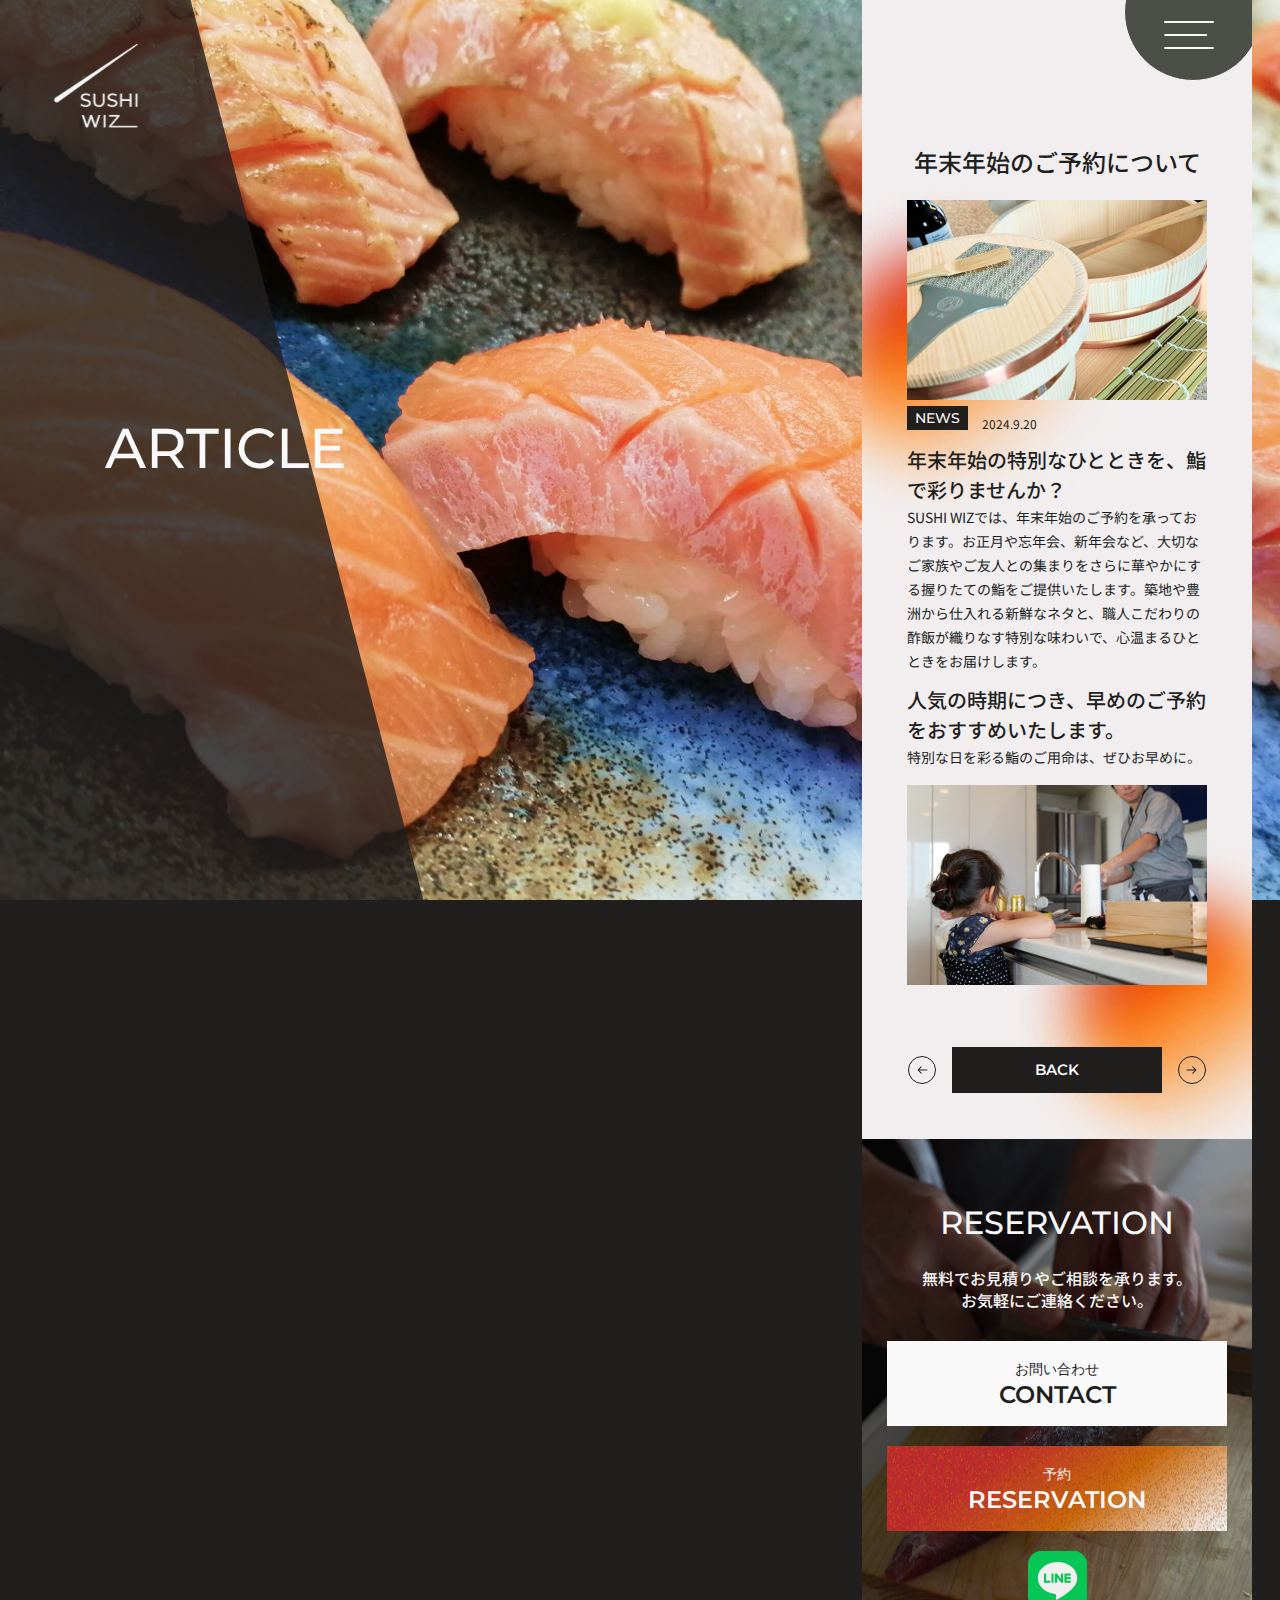
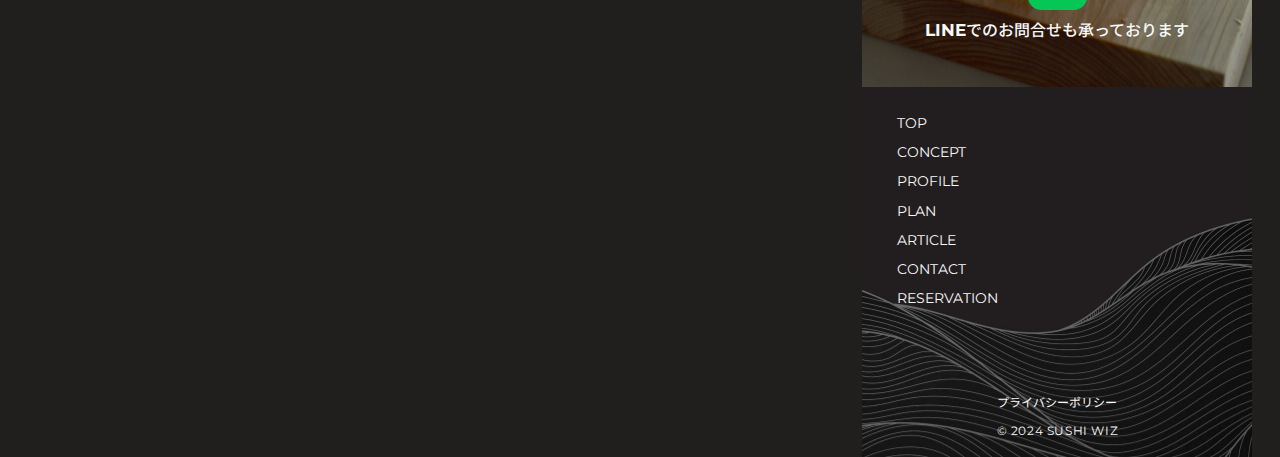
<file: article-single.html>
<!doctype html>
<html lang="ja">

<head>
  <meta charset="UTF-8">
  <meta http-equiv="X-UA-Compatible" content="IE=edge">
  <meta name="viewport" content="width=device-width, initial-scale=1.0">
  <title>SUSHI WIZ</title>
  <!-- GoogleFonts -->
  <link rel="preconnect" href="https://fonts.googleapis.com">
  <link rel="preconnect" href="https://fonts.gstatic.com" crossorigin>
  <link
    href="https://fonts.googleapis.com/css2?family=Montserrat:wght@500;600;700&family=Noto+Sans+JP:wght@400;500;600;700&family=Sawarabi+Gothic&display=swap"
    rel="stylesheet">

  <!-- Swiper -->
  <link rel="stylesheet" href="https://cdn.jsdelivr.net/npm/swiper@11/swiper-bundle.min.css">
  <script src="https://cdn.jsdelivr.net/npm/swiper@11/swiper-bundle.min.js"></script>
  <!-- CSS -->
  <link rel="stylesheet" href="./assets/css/common.css">
  <link rel="stylesheet" href="./assets/css/article.css">
</head>

<body class="article">
  <!-- ▼ PC FV Start -->
  <div class="l-fv--article u-displayNone--PU">
    <h1 class="l-header__logoPc">
      <a href="/index.html" class="l-header__logoLink">
        <img src="./assets/images/common/logo.svg" alt="SUSHI WIZ" class="l-header__logoImg" width="69" height="64">
      </a>
    </h1>
    <div class="l-fv__textBox">
      <p class="l-fv__enTitle">ARTICLE</p>
    </div>
  </div>
  <!-- ▲ PC FV End-->

  <!-- ▼ contents Start -->
  <div class="l-bigWrapper">
    <!-- ▼ header -->
    <div class="l-header">
      <div class="l-header__inner">
        <h1 class="l-header__logo u-displayNone--PO">
          <a href="./index.html" class="l-header__logoLink">
            <img src="./assets/images/common/logo.svg" alt="SUSHI WIZ" class="l-header__logoImg" width="69"
              height="64">
          </a>
        </h1>
        <!-- ▼ drawer -->
        <div id="js-headerBtn" class="l-header__hamburgerBtn" onclick="drawerToggle(event, 'drawerMenu')">
          <div id="drawerBtn" class="l-header__hamburgerBox">
            <span class="l-header__bar"></span>
            <span class="l-header__bar"></span>
            <span class="l-header__bar"></span>
          </div>
        </div>
        <!-- ▲ drawer -->
      </div>

      <!-- ▼ drawer contents -->
      <div id="drawerMenu" class="c-drawerMenu">
        <div class="c-drawerMenu__wrap">
          <a href="./index.html" class="c-drawerMenu__logoLink u-displayNone--PU">
            <img src="./assets/images/common/logo.svg" alt="SUSHI WIZ" class="c-drawerMenu__logoImg" width="69"
              height="64">
          </a>
          <div class="c-drawerMenu__inner">
            <div class="c-drawerMenu__headingBox">
              <p class="c-drawerMenu__heading">MENU</p>
            </div>
            <nav class="c-drawerMenu__nav">
              <ul class="c-drawerMenu__menu">
                <li class="c-drawerMenu__menuItem" onclick="drawerClose('drawerMenu')">
                  <a href="./concept.html" class="c-drawerMenu__menuLink" onclick="drawerClose('drawerMenu')"><span
                      class="c-drawerMenu__subText">コンセプト</span>CONCEPT</a>
                </li>
                <li class="c-drawerMenu__menuItem" onclick="drawerClose('drawerMenu')">
                  <a href="./plan.html" class="c-drawerMenu__menuLink" onclick="drawerClose('drawerMenu')"><span
                      class="c-drawerMenu__subText">プラン</span>PLAN</a>
                </li>
                <li class="c-drawerMenu__menuItem" onclick="drawerClose('drawerMenu')">
                  <a href="./profile.html" class="c-drawerMenu__menuLink" onclick="drawerClose('drawerMenu')"><span
                      class="c-drawerMenu__subText">シェフについて</span>PROFILE</a>
                </li>
                <li class="c-drawerMenu__menuItem" onclick="drawerClose('drawerMenu')">
                  <a href="./faq.html" class="c-drawerMenu__menuLink" onclick="drawerClose('drawerMenu')"><span
                      class="c-drawerMenu__subText">よくある質問</span>FAQ</a>
                </li>
                <li class="c-drawerMenu__menuItem" onclick="drawerClose('drawerMenu')">
                  <a href="./article.html" class="c-drawerMenu__menuLink" onclick="drawerClose('drawerMenu')"><span
                      class="c-drawerMenu__subText">トピックス</span>ARTICLE</a>
                </li>
                <li class="c-drawerMenu__menuItem u-displayNone--PO">
                  <img src="./assets/images/common/drawer-item.jpg" alt="出張 寿司" class="c-drawerMenu__img" width="390"
                    height="166">
                </li>
              </ul>
            </nav>
            <div class="c-drawerMenu__bottomContents">
              <div class="c-drawerMenu__btnWrap">
                <div class="c-drawerMenu__btnContact">
                  <a href="./contact.html" class="c-drawerMenu__btnLink">
                    <span class="c-drawerMenu__btnSubText">お問い合わせ</span>
                    <span class="c-drawerMenu__btnMainText">CONTACT</span>
                  </a>
                </div>
                <div class="c-drawerMenu__btnResevation">
                  <a href="./reservation.html" class="c-drawerMenu__btnLink--bgImage">
                    <span class="c-drawerMenu__btnSubText">予約</span>
                    <span class="c-drawerMenu__btnMainText">RESERVATION</span>
                  </a>
                </div>
              </div>
              <ul class="c-drawerMenu__snsBox">
                <li class="c-drawerMenu__snsItem">
                  <a href="" class="c-drawerMenu__snsLink">
                    <img class="c-drawerMenu__snsImg" src="./assets/images/common/sns-line.png" alt="LINE" width="118"
                      height="118">
                  </a>
                </li>
                <li class="c-drawerMenu__snsItem">
                  <a href="" class="c-drawerMenu__snsLink">
                    <img class="c-drawerMenu__snsImg" src="./assets/images/common/sns-Instagram.svg" alt="Instagram"
                      width="20" height="19">
                  </a>
                </li>
              </ul>
            </div>
          </div>
        </div>
      </div>
      <!-- ▲ drawer contents -->
    </div>
    <!-- ▲ header -->

    <!-- ▼ main -->
    <main>
      <!-- ▼ p-articleSingle -->
      <section class="p-articleSingle">
        <div class="p-articleSingle__inner">
          <div class="p-articleSingle__titleBox">
            <h2 class="p-articleSingle__title">年末年始のご予約について</h2>
          </div>
          <div class="p-articleSingle__thumbnailBox">
            <img src="./assets/images/article-item1.jpg" alt="サムネイルタイトル" class="p-articleSingle__thumbnail" width="600"
              height="400">
          </div>
          <div class="p-articleSingle__tagBox">
            <span class="p-articleSingle__tag">NEWS</span>
            <div class="p-articleSingle__dateBox">
              <p class="p-articleSingle__date"><span class="p-articleSingle__date">2024.9.20</span></p>
            </div>
          </div>
          <div class="p-articleSingle__contents">
            <h2>年末年始の特別なひとときを、鮨で彩りませんか？</h2>
            <p>SUSHI
              WIZでは、年末年始のご予約を承っております。お正月や忘年会、新年会など、大切なご家族やご友人との集まりをさらに華やかにする握りたての鮨をご提供いたします。築地や豊洲から仕入れる新鮮なネタと、職人こだわりの酢飯が織りなす特別な味わいで、心温まるひとときをお届けします。
            </p>
            <br>
            <h2>人気の時期につき、早めのご予約をおすすめいたします。</h2>
            <p>特別な日を彩る鮨のご用命は、ぜひお早めに。</p>
            <img src="./assets/images/single-item.jpg" alt="" width="600" height="400">
          </div>
        </div>
        <div class="p-articleSingle__btnBox">
          <a href="#" class="p-articleSingle__next">
            <img src="./assets/images/common/icon-single-arrow.svg" alt="" class="p-articleSingle__arrowImg" width="28"
              height="28">
          </a>
          <a href="./article.html" class="p-articleSingle__btnLink">
            <span class="p-articleSingle__btnText">BACK</span>
          </a>
          <a href="#" class="p-articleSingle__prev">
            <img src="./assets/images/common/icon-single-arrow.svg" alt="" class="p-articleSingle__arrowImg" width="28"
              height="28">
          </a>
        </div>
      </section>
      <!-- ▲ p-articleSingle -->

      <!-- ▼ CTA -->
      <section class="c-cta">
        <div class="c-cta__inner">
          <div class="c-cta__textBox">
            <h2 class="c-cta__title">RESERVATION</h2>
            <p class="c-cta__read">
              無料でお見積りやご相談を承ります。
              <br>
              お気軽にご連絡ください。
            </p>
          </div>
          <div class="c-cta__btnWarap">
            <div class="c-cta__btnContact">
              <a href="./contact.html" class="c-cta__link">
                <span class="c-cta__subText">お問い合わせ</span>
                <span class="c-cta__mainText">CONTACT</span>
              </a>
            </div>
            <div class="c-cta__btnResevation">
              <a href="#" class="c-cta__link--bgImage">
                <span class="c-cta__subText">予約</span>
                <span class="c-cta__mainText">RESERVATION</span>
              </a>
            </div>
          </div>
          <div class="c-cta__snsBox">
            <a href="#" class="c-cta__line">
              <img src="./assets/images/common/sns-line.png" alt="LINE" class="c-cta__lineImg" width="118"
                height="118">
            </a>
            <p class="c-cta__snsText">
              <span class="c-cta__snsText--en">LINE</span>でのお問合せも承っております
            </p>
          </div>
        </div>
      </section>
      <!-- ▲ CTA -->
    </main>
    <!-- ▲ main -->

    <!-- ▼ footer -->
    <footer class="l-footer">
      <div class="l-footer__inner">
        <ul class="l-footer__list">
          <li class="l-footer__item">
            <a href="/index.html" class="l-footer__link">TOP</a>
          </li>
          <li class="l-footer__item">
            <a href="./concept.html" class="l-footer__link">CONCEPT</a>
          </li>
          <li class="l-footer__item">
            <a href="./profile.html" class="l-footer__link">PROFILE</a>
          </li>
          <li class="l-footer__item">
            <a href="./plan.html" class="l-footer__link">PLAN</a>
          </li>
          <li class="l-footer__item">
            <a href="./article.html" class="l-footer__link">ARTICLE</a>
          </li>
          <li class="l-footer__item">
            <a href="./contact.html" class="l-footer__link">CONTACT</a>
          </li>
          <li class="l-footer__item">
            <a href="./reservation.html" class="l-footer__link">RESERVATION</a>
          </li>
        </ul>
        <div class="l-footer__bottom">
          <p class="l-footer__text">プライバシーポリシー</p>
          <p class="l-footer__copyRightBox">
            <small class="l-footer__copyRight">© 2024 SUSHI WIZ</small>
          </p>
        </div>
      </div>
    </footer>
    <!-- ▲ footer -->
  </div>
  <!-- ▲ contents End -->

  <script src="./assets/js/scroll.js"></script>
  <script src="./assets/js/drawer.js"></script>
  <script src="./assets/js/loopSlide.js"></script>
  <script src="./assets/js/swiper.js"></script>
  <script src="./assets/js/accordion.js"></script>
</body>

</html>
</file>
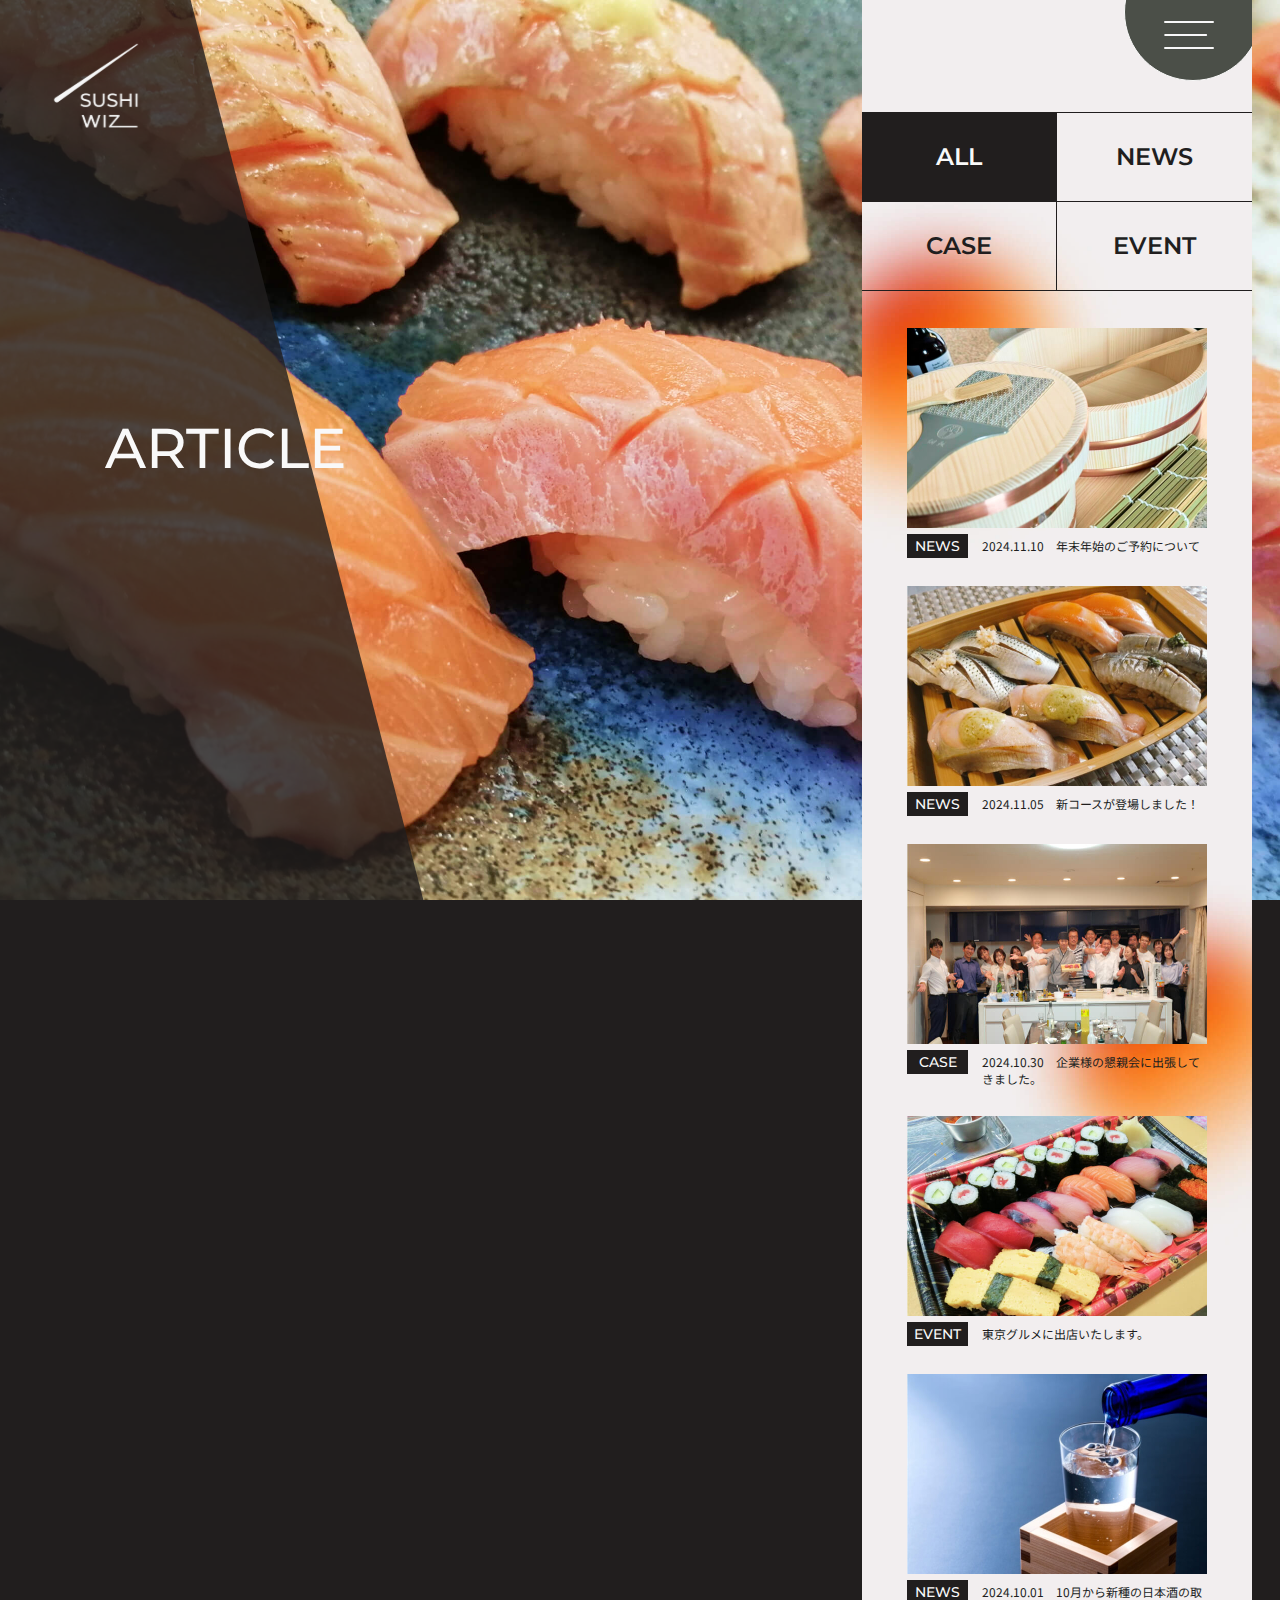
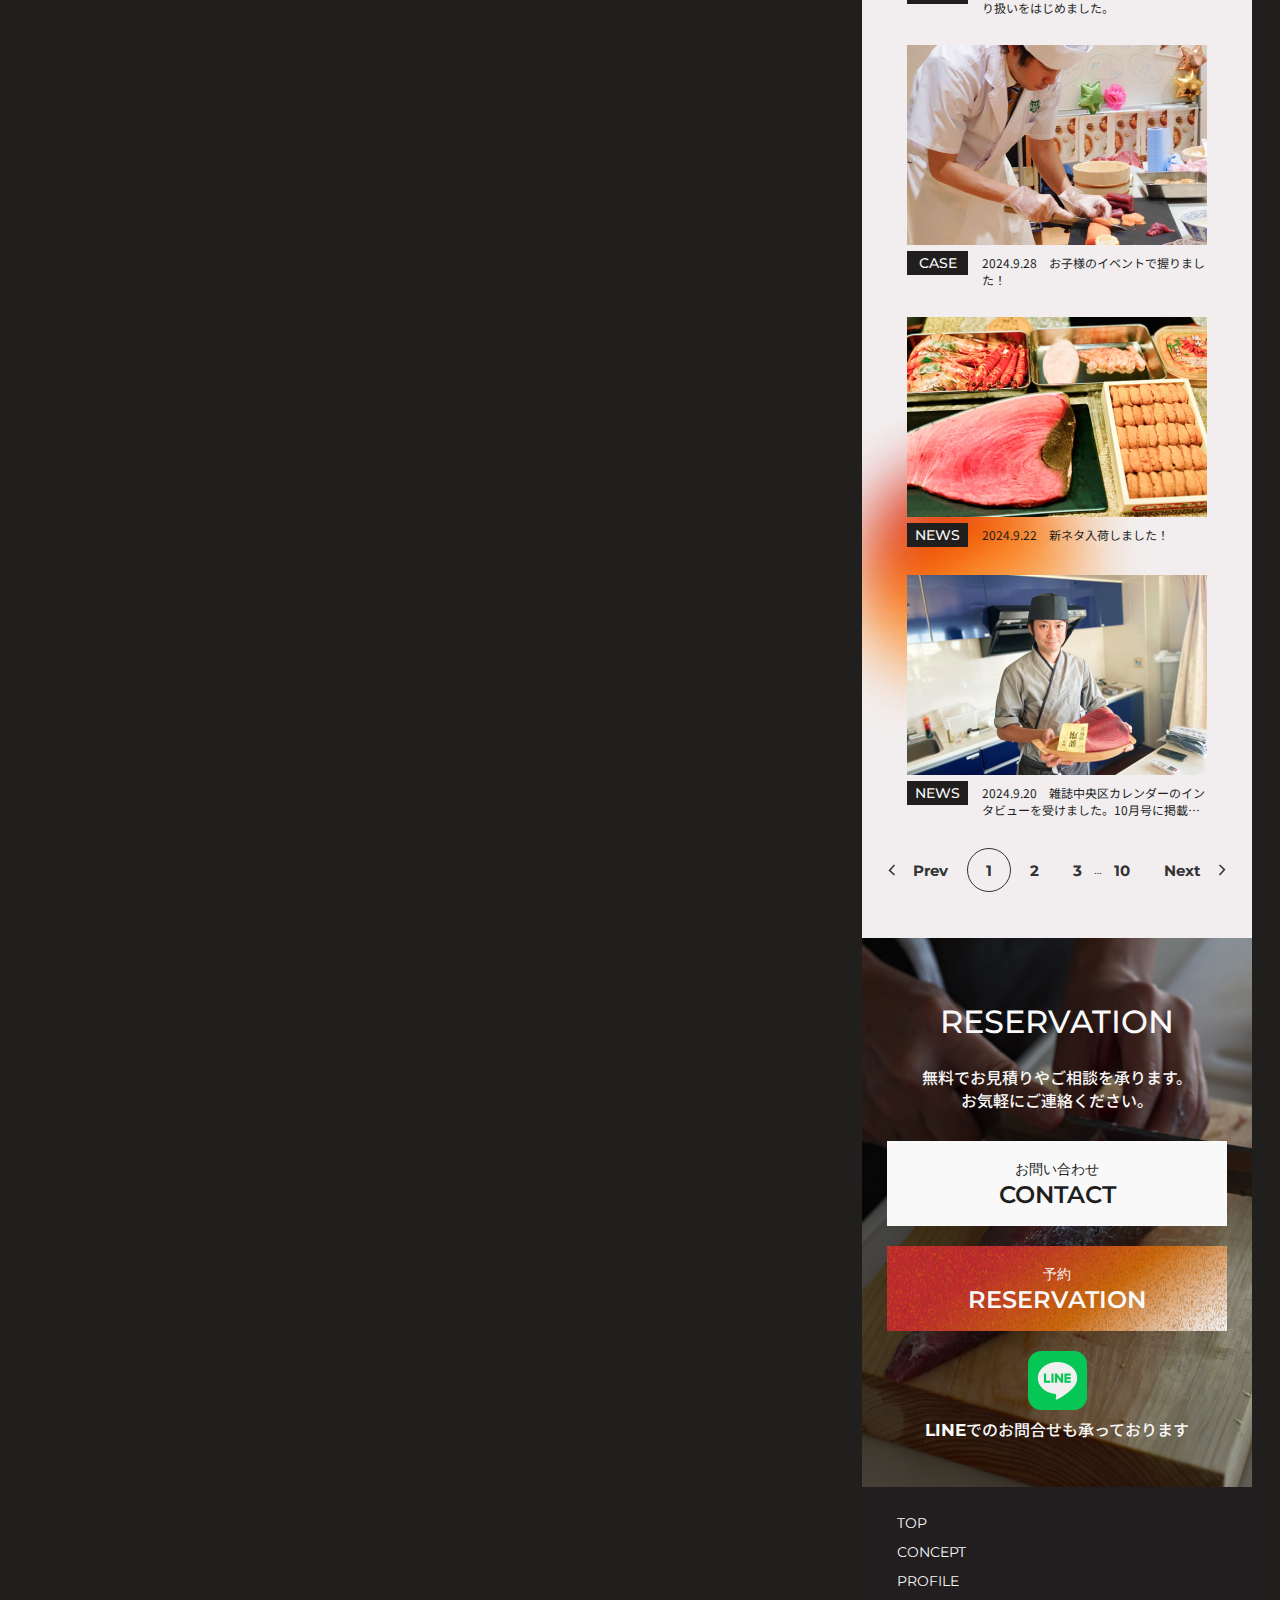
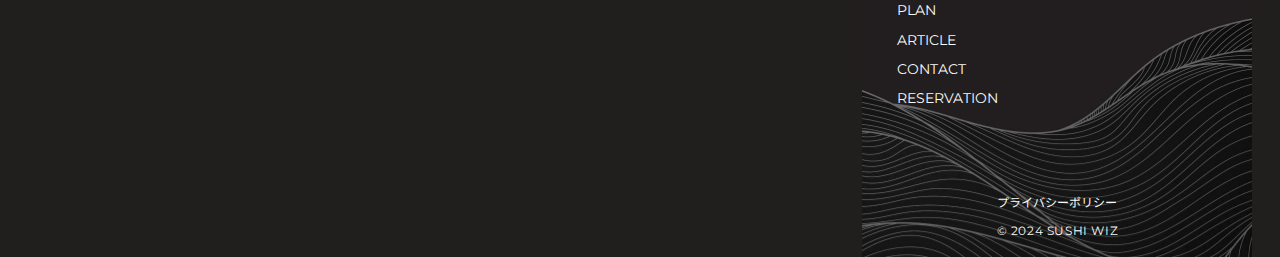
<file: article.html>
<!doctype html>
<html lang="ja">

<head>
  <meta charset="UTF-8">
  <meta http-equiv="X-UA-Compatible" content="IE=edge">
  <meta name="viewport" content="width=device-width, initial-scale=1.0">
  <title>SUSHI WIZ</title>
  <!-- GoogleFonts -->
  <link rel="preconnect" href="https://fonts.googleapis.com">
  <link rel="preconnect" href="https://fonts.gstatic.com" crossorigin>
  <link
    href="https://fonts.googleapis.com/css2?family=Montserrat:wght@500;600;700&family=Noto+Sans+JP:wght@400;500;600;700&family=Sawarabi+Gothic&display=swap"
    rel="stylesheet">

  <!-- Swiper -->
  <link rel="stylesheet" href="https://cdn.jsdelivr.net/npm/swiper@11/swiper-bundle.min.css">
  <script src="https://cdn.jsdelivr.net/npm/swiper@11/swiper-bundle.min.js"></script>
  <!-- CSS -->
  <link rel="stylesheet" href="./assets/css/common.css">
  <link rel="stylesheet" href="./assets/css/article.css">
</head>

<body class="article">
  <!-- ▼ PC FV Start -->
  <div class="l-fv--article u-displayNone--PU">
    <h1 class="l-header__logoPc">
      <a href="./index.html" class="l-header__logoLink">
        <img src="./assets/images/common/logo.svg" alt="SUSHI WIZ" class="l-header__logoImg" width="69" height="64">
      </a>
    </h1>
    <div class="l-fv__textBox">
      <p class="l-fv__enTitle">ARTICLE</p>
    </div>
  </div>
  <!-- ▲ PC FV End-->

  <!-- ▼ contents Start -->
  <div class="l-bigWrapper">
    <!-- ▼ header -->
    <div class="l-header">
      <div class="l-header__inner">
        <h1 class="l-header__logo u-displayNone--PO">
          <a href="./index.html" class="l-header__logoLink">
            <img src="./assets/images/common/logo.svg" alt="SUSHI WIZ" class="l-header__logoImg" width="69"
              height="64">
          </a>
        </h1>
        <!-- ▼ drawer -->
        <div id="js-headerBtn" class="l-header__hamburgerBtn" onclick="drawerToggle(event, 'drawerMenu')">
          <div id="drawerBtn" class="l-header__hamburgerBox">
            <span class="l-header__bar"></span>
            <span class="l-header__bar"></span>
            <span class="l-header__bar"></span>
          </div>
        </div>
        <!-- ▲ drawer -->
      </div>

      <!-- ▼ drawer contents -->
      <div id="drawerMenu" class="c-drawerMenu">
        <div class="c-drawerMenu__wrap">
          <a href="./index.html" class="c-drawerMenu__logoLink u-displayNone--PU">
            <img src="./assets/images/common/logo.svg" alt="SUSHI WIZ" class="c-drawerMenu__logoImg" width="69"
              height="64">
          </a>
          <div class="c-drawerMenu__inner">
            <div class="c-drawerMenu__headingBox">
              <p class="c-drawerMenu__heading">MENU</p>
            </div>
            <nav class="c-drawerMenu__nav">
              <ul class="c-drawerMenu__menu">
                <li class="c-drawerMenu__menuItem" onclick="drawerClose('drawerMenu')">
                  <a href="./concept.html" class="c-drawerMenu__menuLink" onclick="drawerClose('drawerMenu')"><span
                      class="c-drawerMenu__subText">コンセプト</span>CONCEPT</a>
                </li>
                <li class="c-drawerMenu__menuItem" onclick="drawerClose('drawerMenu')">
                  <a href="./plan.html" class="c-drawerMenu__menuLink" onclick="drawerClose('drawerMenu')"><span
                      class="c-drawerMenu__subText">プラン</span>PLAN</a>
                </li>
                <li class="c-drawerMenu__menuItem" onclick="drawerClose('drawerMenu')">
                  <a href="./profile.html" class="c-drawerMenu__menuLink" onclick="drawerClose('drawerMenu')"><span
                      class="c-drawerMenu__subText">シェフについて</span>PROFILE</a>
                </li>
                <li class="c-drawerMenu__menuItem" onclick="drawerClose('drawerMenu')">
                  <a href="./faq.html" class="c-drawerMenu__menuLink" onclick="drawerClose('drawerMenu')"><span
                      class="c-drawerMenu__subText">よくある質問</span>FAQ</a>
                </li>
                <li class="c-drawerMenu__menuItem" onclick="drawerClose('drawerMenu')">
                  <a href="./article.html" class="c-drawerMenu__menuLink" onclick="drawerClose('drawerMenu')"><span
                      class="c-drawerMenu__subText">トピックス</span>ARTICLE</a>
                </li>
                <li class="c-drawerMenu__menuItem u-displayNone--PO">
                  <img src="./assets/images/common/drawer-item.jpg" alt="出張 寿司" class="c-drawerMenu__img" width="390"
                    height="166">
                </li>
              </ul>
            </nav>
            <div class="c-drawerMenu__bottomContents">
              <div class="c-drawerMenu__btnWrap">
                <div class="c-drawerMenu__btnContact">
                  <a href="./contact.html" class="c-drawerMenu__btnLink">
                    <span class="c-drawerMenu__btnSubText">お問い合わせ</span>
                    <span class="c-drawerMenu__btnMainText">CONTACT</span>
                  </a>
                </div>
                <div class="c-drawerMenu__btnResevation">
                  <a href="./reservation.html" class="c-drawerMenu__btnLink--bgImage">
                    <span class="c-drawerMenu__btnSubText">予約</span>
                    <span class="c-drawerMenu__btnMainText">RESERVATION</span>
                  </a>
                </div>
              </div>
              <ul class="c-drawerMenu__snsBox">
                <li class="c-drawerMenu__snsItem">
                  <a href="" class="c-drawerMenu__snsLink">
                    <img class="c-drawerMenu__snsImg" src="./assets/images/common/sns-line.png" alt="LINE" width="118"
                      height="118">
                  </a>
                </li>
                <li class="c-drawerMenu__snsItem">
                  <a href="" class="c-drawerMenu__snsLink">
                    <img class="c-drawerMenu__snsImg" src="./assets/images/common/sns-Instagram.svg" alt="Instagram"
                      width="20" height="19">
                  </a>
                </li>
              </ul>
            </div>
          </div>
        </div>
      </div>
      <!-- ▲ drawer contents -->
    </div>
    <!-- ▲ header -->

    <!-- ▼ main -->
    <main>
      <!-- ▼ p-articleFv SP -->
      <section class="p-articleFv">
        <div class="p-articleFv__textContents">
          <div class="p-articleFv__inner">
            <div class="p-articleFv__textBox">
              <h2 class="p-articleFv__enTitle">ARTICLE</h2>
            </div>
          </div>
        </div>
      </section>
      <!-- ▲ p-articleFv SP -->

      <!-- ▼ p-articleContents -->
      <div class="p-articleContents">
        <div class="p-articleContents__filterContainer">
          <ul class="p-articleContents__filterList">
            <li class="p-articleContents__filterItem">
              <a href="#" class="p-articleContents__filterLink is-current">ALL</a>
            </li>
            <li class="p-articleContents__filterItem">
              <a href="#" class="p-articleContents__filterLink">NEWS</a>
            </li>
            <li class="p-articleContents__filterItem">
              <a href="#" class="p-articleContents__filterLink">CASE</a>
            </li>
            <li class="p-articleContents__filterItem">
              <a href="#" class="p-articleContents__filterLink">EVENT</a>
            </li>
          </ul>
        </div>
        <ul class="p-articleContents__list">
          <li class="p-articleContents__item">
            <a href="./article-single.html" class="p-articleContents__link">
              <div class="p-articleContents__imgBox">
                <img src="./assets/images/article-item1.jpg" alt="" class="p-articleContents__img" width="600"
                  height="400">
              </div>
              <div class="p-articleContents__container">
                <div class="p-articleContents__tagBox">
                  <span class="p-articleContents__tag">NEWS</span>
                </div>
                <div class="p-articleContents__textBox">
                  <h2 class="p-articleContents__title">
                    <span class="p-articleContents__date">2024.11.10</span>年末年始のご予約について
                  </h2>
                </div>
              </div>
            </a>
          </li>
          <li class="p-articleContents__item">
            <a href="./article-single.html" class="p-articleContents__link">
              <div class="p-articleContents__imgBox">
                <img src="./assets/images/article-item2.jpg" alt="" class="p-articleContents__img" width="600"
                  height="400">
              </div>
              <div class="p-articleContents__container">
                <div class="p-articleContents__tagBox">
                  <span class="p-articleContents__tag">NEWS</span>
                </div>
                <div class="p-articleContents__textBox">
                  <h2 class="p-articleContents__title">
                    <span class="p-articleContents__date">2024.11.05</span>新コースが登場しました！
                  </h2>
                </div>
              </div>
            </a>
          </li>
          <li class="p-articleContents__item">
            <a href="./article-single.html" class="p-articleContents__link">
              <div class="p-articleContents__imgBox">
                <img src="./assets/images/article-item3.jpg" alt="" class="p-articleContents__img" width="600"
                  height="400">
              </div>
              <div class="p-articleContents__container">
                <div class="p-articleContents__tagBox">
                  <span class="p-articleContents__tag">CASE</span>
                </div>
                <div class="p-articleContents__textBox">
                  <h2 class="p-articleContents__title">
                    <span class="p-articleContents__date">2024.10.30</span>企業様の懇親会に出張してきました。
                  </h2>
                </div>
              </div>
            </a>
          </li>
          <li class="p-articleContents__item">
            <a href="./article-single.html" class="p-articleContents__link">
              <div class="p-articleContents__imgBox">
                <img src="./assets/images/article-item4.jpg" alt="" class="p-articleContents__img" width="600"
                  height="400">
              </div>
              <div class="p-articleContents__container">
                <div class="p-articleContents__tagBox">
                  <span class="p-articleContents__tag">EVENT</span>
                </div>
                <div class="p-articleContents__textBox">
                  <h2 class="p-articleContents__title">
                    <span class="p-articleContents__date">東京グルメに出店いたします。</span>
                  </h2>
                </div>
              </div>
            </a>
          </li>
          <li class="p-articleContents__item">
            <a href="./article-single.html" class="p-articleContents__link">
              <div class="p-articleContents__imgBox">
                <img src="./assets/images/article-item5.jpg" alt="" class="p-articleContents__img" width="600"
                  height="400">
              </div>
              <div class="p-articleContents__container">
                <div class="p-articleContents__tagBox">
                  <span class="p-articleContents__tag">NEWS</span>
                </div>
                <div class="p-articleContents__textBox">
                  <h2 class="p-articleContents__title">
                    <span class="p-articleContents__date">2024.10.01</span>10月から新種の日本酒の取り扱いをはじめました。
                  </h2>
                </div>
              </div>
            </a>
          </li>
          <li class="p-articleContents__item">
            <a href="./article-single.html" class="p-articleContents__link">
              <div class="p-articleContents__imgBox">
                <img src="./assets/images/article-item6.jpg" alt="" class="p-articleContents__img" width="600"
                  height="400">
              </div>
              <div class="p-articleContents__container">
                <div class="p-articleContents__tagBox">
                  <span class="p-articleContents__tag">CASE</span>
                </div>
                <div class="p-articleContents__textBox">
                  <h2 class="p-articleContents__title">
                    <span class="p-articleContents__date">2024.9.28</span>お子様のイベントで握りました！
                  </h2>
                </div>
              </div>
            </a>
          </li>
          <li class="p-articleContents__item">
            <a href="./article-single.html" class="p-articleContents__link">
              <div class="p-articleContents__imgBox">
                <img src="./assets/images/article-item7.jpg" alt="" class="p-articleContents__img" width="600"
                  height="400">
              </div>
              <div class="p-articleContents__container">
                <div class="p-articleContents__tagBox">
                  <span class="p-articleContents__tag">NEWS</span>
                </div>
                <div class="p-articleContents__textBox">
                  <h2 class="p-articleContents__title">
                    <span class="p-articleContents__date">2024.9.22</span>新ネタ入荷しました！
                  </h2>
                </div>
              </div>
            </a>
          </li>
          <li class="p-articleContents__item">
            <a href="./article-single.html" class="p-articleContents__link">
              <div class="p-articleContents__imgBox">
                <img src="./assets/images/article-item8.jpg" alt="" class="p-articleContents__img" width="600"
                  height="400">
              </div>
              <div class="p-articleContents__container">
                <div class="p-articleContents__tagBox">
                  <span class="p-articleContents__tag">NEWS</span>
                </div>
                <div class="p-articleContents__textBox">
                  <h2 class="p-articleContents__title">
                    <span class="p-articleContents__date">2024.9.20</span>雑誌中央区カレンダーのインタビューを受けました。10月号に掲載されます。
                  </h2>
                </div>
              </div>
            </a>
          </li>
        </ul>
        <div class="p-articleContents__paginationBox">
          <div class="c-pagination">
            <div class="wp-pagenavi" role="navigation">
              <a class="previouspostslink" rel="prev" aria-label="Prev" href="/">Prev</a>
              <span aria-current="page" class="current">1</span>
              <a class="page smaller" title="ページ 2" href="/">2</a>
              <a class="page larger" title="ページ 3" href="/3/">3</a>
              <span class="extend">…</span>
              <a class="page larger" title="ページ 10" href="/10/">10</a>
              <a class="nextpostslink" rel="next" aria-label="Next" href="/2/">Next</a>
            </div>
          </div>
        </div>
      </div>
      <!-- ▲ p-articleContents -->

      <!-- ▼ CTA -->
      <section class="c-cta">
        <div class="c-cta__inner">
          <div class="c-cta__textBox">
            <h2 class="c-cta__title">RESERVATION</h2>
            <p class="c-cta__read">
              無料でお見積りやご相談を承ります。
              <br>
              お気軽にご連絡ください。
            </p>
          </div>
          <div class="c-cta__btnWarap">
            <div class="c-cta__btnContact">
              <a href="./contact.html" class="c-cta__link">
                <span class="c-cta__subText">お問い合わせ</span>
                <span class="c-cta__mainText">CONTACT</span>
              </a>
            </div>
            <div class="c-cta__btnResevation">
              <a href="#" class="c-cta__link--bgImage">
                <span class="c-cta__subText">予約</span>
                <span class="c-cta__mainText">RESERVATION</span>
              </a>
            </div>
          </div>
          <div class="c-cta__snsBox">
            <a href="#" class="c-cta__line">
              <img src="./assets/images/common/sns-line.png" alt="LINE" class="c-cta__lineImg" width="118"
                height="118">
            </a>
            <p class="c-cta__snsText">
              <span class="c-cta__snsText--en">LINE</span>でのお問合せも承っております
            </p>
          </div>
        </div>
      </section>
      <!-- ▲ CTA -->
    </main>
    <!-- ▲ main -->

    <!-- ▼ footer -->
    <footer class="l-footer">
      <div class="l-footer__inner">
        <ul class="l-footer__list">
          <li class="l-footer__item">
            <a href="./index.html" class="l-footer__link">TOP</a>
          </li>
          <li class="l-footer__item">
            <a href="./concept.html" class="l-footer__link">CONCEPT</a>
          </li>
          <li class="l-footer__item">
            <a href="./profile.html" class="l-footer__link">PROFILE</a>
          </li>
          <li class="l-footer__item">
            <a href="./plan.html" class="l-footer__link">PLAN</a>
          </li>
          <li class="l-footer__item">
            <a href="./article.html" class="l-footer__link">ARTICLE</a>
          </li>
          <li class="l-footer__item">
            <a href="./contact.html" class="l-footer__link">CONTACT</a>
          </li>
          <li class="l-footer__item">
            <a href="./reservation.html" class="l-footer__link">RESERVATION</a>
          </li>
        </ul>
        <div class="l-footer__bottom">
          <p class="l-footer__text">プライバシーポリシー</p>
          <p class="l-footer__copyRightBox">
            <small class="l-footer__copyRight">© 2024 SUSHI WIZ</small>
          </p>
        </div>
      </div>
    </footer>
    <!-- ▲ footer -->
  </div>
  <!-- ▲ contents End -->

  <script src="./assets/js/scroll.js"></script>
  <script src="./assets/js/drawer.js"></script>
  <script src="./assets/js/loopSlide.js"></script>
  <script src="./assets/js/swiper.js"></script>
  <script src="./assets/js/accordion.js"></script>
</body>

</html>
</file>
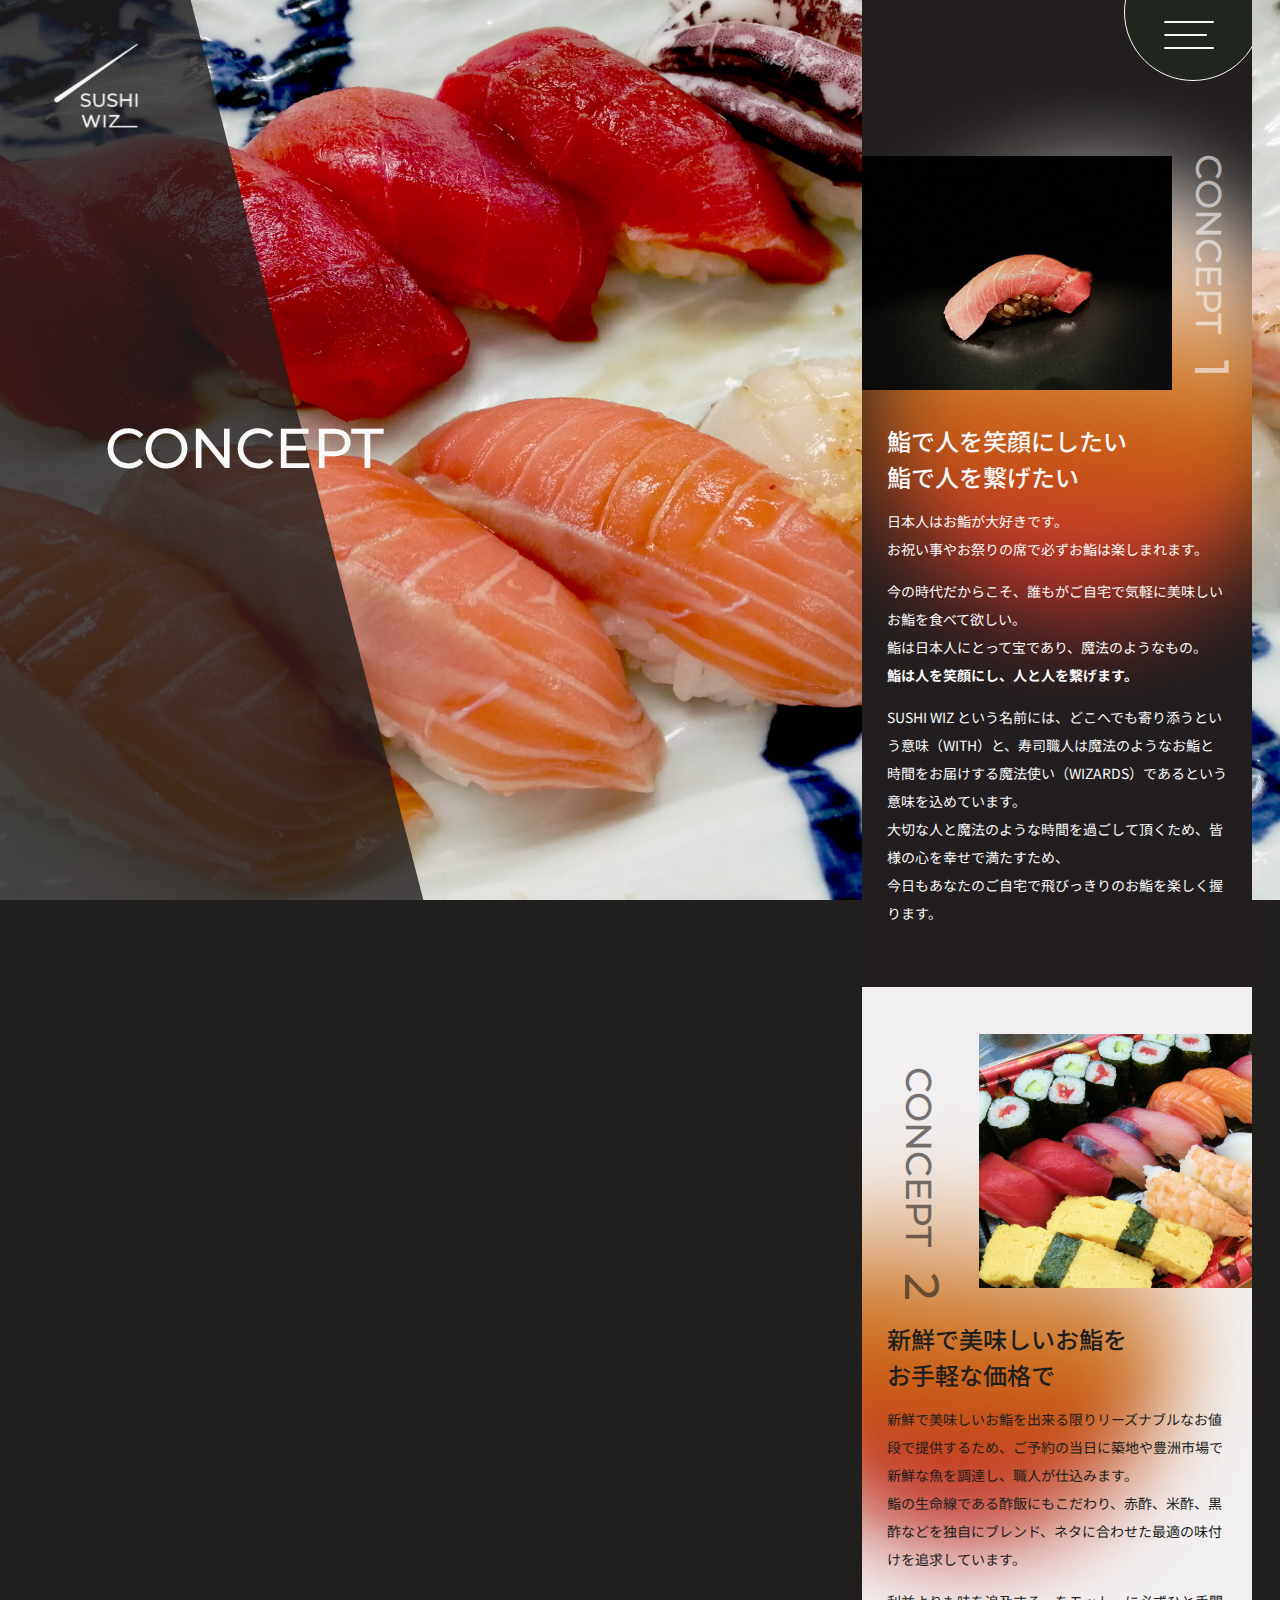
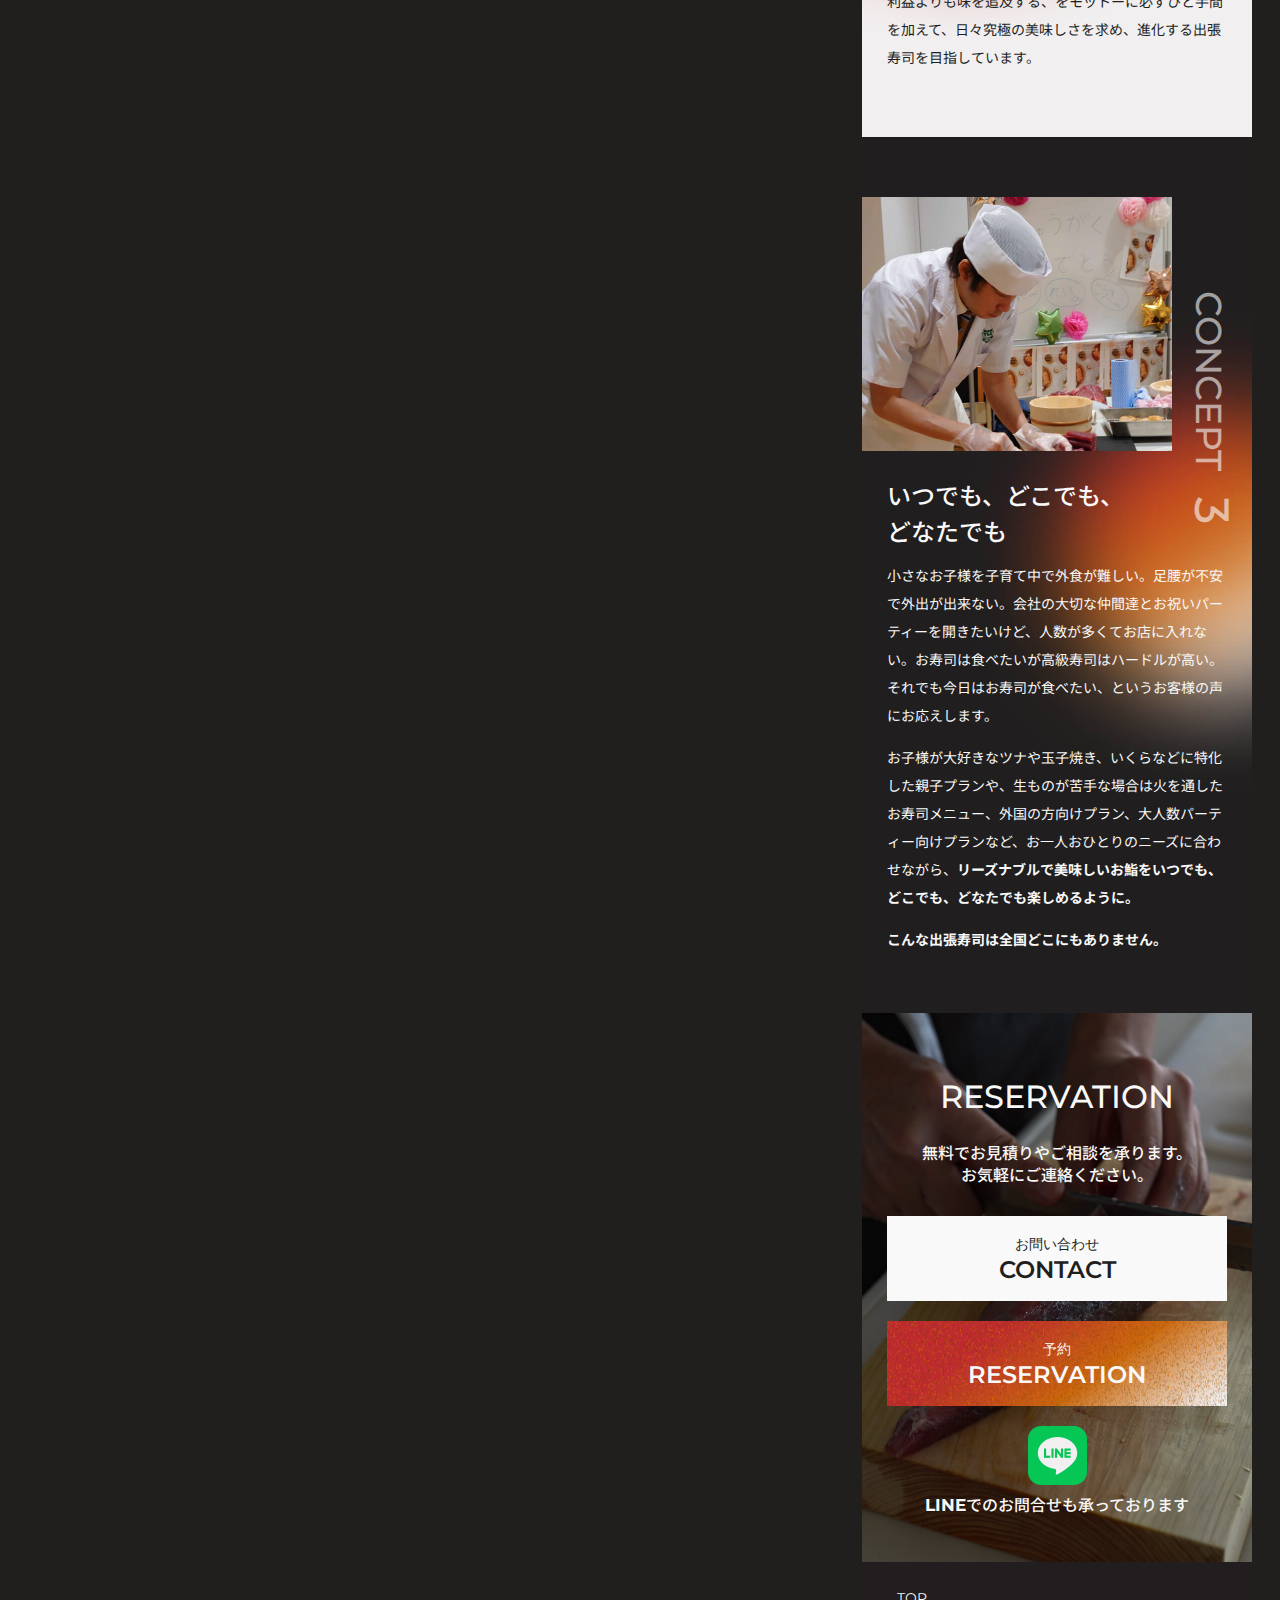
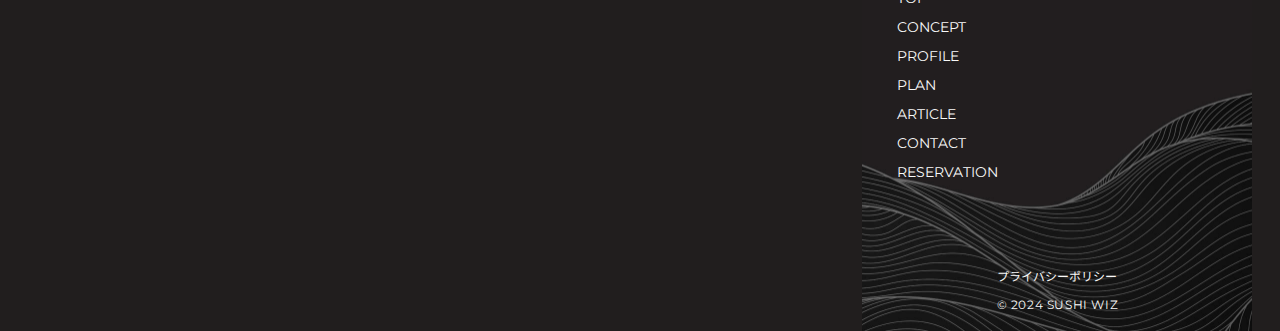
<file: concept.html>
<!doctype html>
<html lang="ja">

<head>
  <meta charset="UTF-8">
  <meta http-equiv="X-UA-Compatible" content="IE=edge">
  <meta name="viewport" content="width=device-width, initial-scale=1.0">
  <title>SUSHI WIZ</title>
  <!-- GoogleFonts -->
  <link rel="preconnect" href="https://fonts.googleapis.com">
  <link rel="preconnect" href="https://fonts.gstatic.com" crossorigin>
  <link
    href="https://fonts.googleapis.com/css2?family=Montserrat:wght@500;600;700&family=Noto+Sans+JP:wght@400;500;600;700&family=Sawarabi+Gothic&display=swap"
    rel="stylesheet">

  <!-- Swiper -->
  <link rel="stylesheet" href="https://cdn.jsdelivr.net/npm/swiper@11/swiper-bundle.min.css">
  <script src="https://cdn.jsdelivr.net/npm/swiper@11/swiper-bundle.min.js"></script>
  <!-- CSS -->
  <link rel="stylesheet" href="./assets/css/common.css">
  <link rel="stylesheet" href="./assets/css/concept.css">
</head>

<body class="concept">
  <!-- ▼ PC FV Start -->
  <div class="l-fv--concept u-displayNone--PU">
    <h1 class="l-header__logoPc">
      <a href="./index.html" class="l-header__logoLink">
        <img src="./assets/images/common/logo.svg" alt="SUSHI WIZ" class="l-header__logoImg" width="69" height="64">
      </a>
    </h1>
    <div class="l-fv__textBox">
      <p class="l-fv__enTitle">CONCEPT</p>
    </div>
  </div>
  <!-- ▲ PC FV End-->

  <!-- ▼ contents Start -->
  <div class="l-bigWrapper">
    <!-- ▼ header -->
    <div class="l-header">
      <div class="l-header__inner">
        <h1 class="l-header__logo u-displayNone--PO">
          <a href="./index.html" class="l-header__logoLink">
            <img src="./assets/images/common/logo.svg" alt="SUSHI WIZ" class="l-header__logoImg" width="69"
              height="64">
          </a>
        </h1>
        <!-- ▼ drawer -->
        <div id="js-headerBtn" class="l-header__hamburgerBtn" onclick="drawerToggle(event, 'drawerMenu')">
          <div id="drawerBtn" class="l-header__hamburgerBox">
            <span class="l-header__bar"></span>
            <span class="l-header__bar"></span>
            <span class="l-header__bar"></span>
          </div>
        </div>
        <!-- ▲ drawer -->
      </div>

      <!-- ▼ drawer contents -->
      <div id="drawerMenu" class="c-drawerMenu">
        <div class="c-drawerMenu__wrap">
          <a href="./index.html" class="c-drawerMenu__logoLink u-displayNone--PU">
            <img src="./assets/images/common/logo.svg" alt="SUSHI WIZ" class="c-drawerMenu__logoImg" width="69"
              height="64">
          </a>
          <div class="c-drawerMenu__inner">
            <div class="c-drawerMenu__headingBox">
              <p class="c-drawerMenu__heading">MENU</p>
            </div>
            <nav class="c-drawerMenu__nav">
              <ul class="c-drawerMenu__menu">
                <li class="c-drawerMenu__menuItem" onclick="drawerClose('drawerMenu')">
                  <a href="./concept.html" class="c-drawerMenu__menuLink" onclick="drawerClose('drawerMenu')"><span
                      class="c-drawerMenu__subText">コンセプト</span>CONCEPT</a>
                </li>
                <li class="c-drawerMenu__menuItem" onclick="drawerClose('drawerMenu')">
                  <a href="./plan.html" class="c-drawerMenu__menuLink" onclick="drawerClose('drawerMenu')"><span
                      class="c-drawerMenu__subText">プラン</span>PLAN</a>
                </li>
                <li class="c-drawerMenu__menuItem" onclick="drawerClose('drawerMenu')">
                  <a href="./profile.html" class="c-drawerMenu__menuLink" onclick="drawerClose('drawerMenu')"><span
                      class="c-drawerMenu__subText">シェフについて</span>PROFILE</a>
                </li>
                <li class="c-drawerMenu__menuItem" onclick="drawerClose('drawerMenu')">
                  <a href="./faq.html" class="c-drawerMenu__menuLink" onclick="drawerClose('drawerMenu')"><span
                      class="c-drawerMenu__subText">よくある質問</span>FAQ</a>
                </li>
                <li class="c-drawerMenu__menuItem" onclick="drawerClose('drawerMenu')">
                  <a href="./article.html" class="c-drawerMenu__menuLink" onclick="drawerClose('drawerMenu')"><span
                      class="c-drawerMenu__subText">トピックス</span>ARTICLE</a>
                </li>
                <li class="c-drawerMenu__menuItem u-displayNone--PO">
                  <img src="./assets/images/common/drawer-item.jpg" alt="出張 寿司" class="c-drawerMenu__img" width="390"
                    height="166">
                </li>
              </ul>
            </nav>
            <div class="c-drawerMenu__bottomContents">
              <div class="c-drawerMenu__btnWrap">
                <div class="c-drawerMenu__btnContact">
                  <a href="./contact.html" class="c-drawerMenu__btnLink">
                    <span class="c-drawerMenu__btnSubText">お問い合わせ</span>
                    <span class="c-drawerMenu__btnMainText">CONTACT</span>
                  </a>
                </div>
                <div class="c-drawerMenu__btnResevation">
                  <a href="./reservation.html" class="c-drawerMenu__btnLink--bgImage">
                    <span class="c-drawerMenu__btnSubText">予約</span>
                    <span class="c-drawerMenu__btnMainText">RESERVATION</span>
                  </a>
                </div>
              </div>
              <ul class="c-drawerMenu__snsBox">
                <li class="c-drawerMenu__snsItem">
                  <a href="" class="c-drawerMenu__snsLink">
                    <img class="c-drawerMenu__snsImg" src="./assets/images/common/sns-line.png" alt="LINE" width="118"
                      height="118">
                  </a>
                </li>
                <li class="c-drawerMenu__snsItem">
                  <a href="" class="c-drawerMenu__snsLink">
                    <img class="c-drawerMenu__snsImg" src="./assets/images/common/sns-Instagram.svg" alt="Instagram"
                      width="20" height="19">
                  </a>
                </li>
              </ul>
            </div>
          </div>
        </div>
      </div>
      <!-- ▲ drawer contents -->
    </div>
    <!-- ▲ header -->

    <!-- ▼ main -->
    <main>
      <!-- ▼ p-conceptFv SP -->
      <section class="p-conceptFv">
        <div class="p-conceptFv__textContents">
          <div class="p-conceptFv__inner">
            <div class="p-conceptFv__textBox">
              <h2 class="p-conceptFv__enTitle">CONCEPT</h2>
            </div>
          </div>
        </div>
      </section>
      <!-- ▲ p-conceptFv SP -->

      <!-- ▼ p-concept1 -->
      <section class="p-concept1">
        <p class="p-concept1__bigText">
          CONCEPT<span class="p-concept1__bigNumber">1</span>
        </p>
        <div class="p-concept1__imgBox">
          <img src="./assets/images/concept1-item.jpg" alt="鮨で人を笑顔にしたい 鮨で人を繋げたい" class="p-concept1__img" width="620"
            height="468">
        </div>
        <div class="p-concept1__inner">
          <div class="p-concept1__textBox">
            <h2 class="p-concept1__title">
              鮨で人を笑顔にしたい
              <br>
              鮨で人を繋げたい
            </h2>
            <p class="p-concept1__text">
              日本人はお鮨が大好きです。
              <br>
              お祝い事やお祭りの席で必ずお鮨は楽しまれます。
            </p>
            <p class="p-concept1__text">
              今の時代だからこそ、誰もがご自宅で気軽に美味しいお鮨を食べて欲しい。
              <br>
              鮨は日本人にとって宝であり、魔法のようなもの。
              <br>
              <span class="p-concept1__text--bold">
                鮨は人を笑顔にし、人と人を繋げます。
              </span>
            </p>
            <p class="p-concept1__text">
              SUSHI WIZ
              という名前には、どこへでも寄り添うという意味（WITH）と、寿司職人は魔法のようなお鮨と時間をお届けする魔法使い（WIZARDS）であるという意味を込めています。
              <br>
              大切な人と魔法のような時間を過ごして頂くため、皆様の心を幸せで満たすため、
              <br>
              今日もあなたのご自宅で飛びっきりのお鮨を楽しく握ります。
            </p>
          </div>
        </div>
      </section>
      <!-- ▲ p-concept1 -->

      <!-- ▼ p-concept2 -->
      <section class="p-concept2">
        <p class="p-concept2__bigText">
          CONCEPT<span class="p-concept2__bigNumber">2</span>
        </p>
        <div class="p-concept2__imgBox">
          <img src="./assets/images/concept2-item.jpg" alt="新鮮で美味しいお鮨を お手軽な価格で" class="p-concept2__img" width="546"
            height="508">
        </div>
        <div class="p-concept2__inner">
          <div class="p-concept2__textBox">
            <h2 class="p-concept2__title">
              新鮮で美味しいお鮨を
              <br>
              お手軽な価格で
            </h2>
            <p class="p-concept2__text">
              新鮮で美味しいお鮨を出来る限りリーズナブルなお値段で提供するため、ご予約の当日に築地や豊洲市場で新鮮な魚を調達し、職人が仕込みます。
              <br>
              鮨の生命線である酢飯にもこだわり、赤酢、米酢、黒酢などを独自にブレンド、ネタに合わせた最適の味付けを追求しています。
            </p>
            <p class="p-concept2__text">
              利益よりも味を追及する、をモットーに必ずひと手間を加えて、日々究極の美味しさを求め、進化する出張寿司を目指しています。
            </p>
          </div>
        </div>
      </section>
      <!-- ▲ p-concept2 -->

      <!-- ▼ p-concept3 -->
      <section class="p-concept3">
        <p class="p-concept3__bigText">
          CONCEPT<span class="p-concept3__bigNumber">3</span>
        </p>
        <div class="p-concept3__imgBox">
          <img src="./assets/images/concept3-item.jpg" alt="いつでも、どこでも、どなたでも" class="p-concept3__img" width="620"
            height="508">
        </div>
        <div class="p-concept3__inner">
          <div class="p-concept3__textBox">
            <h2 class="p-concept3__title">
              いつでも、どこでも、
              <br>
              どなたでも
            </h2>
            <p class="p-concept3__text">
              小さなお子様を子育て中で外食が難しい。足腰が不安で外出が出来ない。会社の大切な仲間達とお祝いパーティーを開きたいけど、人数が多くてお店に入れない。お寿司は食べたいが高級寿司はハードルが高い。それでも今日はお寿司が食べたい、というお客様の声にお応えします。
            </p>
            <p class="p-concept3__text">
              お子様が大好きなツナや玉子焼き、いくらなどに特化した親子プランや、生ものが苦手な場合は火を通したお寿司メニュー、外国の方向けプラン、大人数パーティー向けプランなど、お一人おひとりのニーズに合わせながら、<span
                class="p-concept3__text--bold">リーズナブルで美味しいお鮨をいつでも、どこでも、どなたでも楽しめるように。</span>
            </p>
            <p class="p-concept3__text">
              <span class="p-concept3__text--bold">こんな出張寿司は全国どこにもありません。</span>
            </p>
          </div>
        </div>
      </section>
      <!-- ▲ p-concept3 -->

      <!-- ▼ CTA -->
      <section class="c-cta">
        <div class="c-cta__inner">
          <div class="c-cta__textBox">
            <h2 class="c-cta__title">RESERVATION</h2>
            <p class="c-cta__read">
              無料でお見積りやご相談を承ります。
              <br>
              お気軽にご連絡ください。
            </p>
          </div>
          <div class="c-cta__btnWarap">
            <div class="c-cta__btnContact">
              <a href="./contact.html" class="c-cta__link">
                <span class="c-cta__subText">お問い合わせ</span>
                <span class="c-cta__mainText">CONTACT</span>
              </a>
            </div>
            <div class="c-cta__btnResevation">
              <a href="#" class="c-cta__link--bgImage">
                <span class="c-cta__subText">予約</span>
                <span class="c-cta__mainText">RESERVATION</span>
              </a>
            </div>
          </div>
          <div class="c-cta__snsBox">
            <a href="#" class="c-cta__line">
              <img src="./assets/images/common/sns-line.png" alt="LINE" class="c-cta__lineImg" width="118"
                height="118">
            </a>
            <p class="c-cta__snsText">
              <span class="c-cta__snsText--en">LINE</span>でのお問合せも承っております
            </p>
          </div>
        </div>
      </section>
      <!-- ▲ CTA -->
    </main>
    <!-- ▲ main -->

    <!-- ▼ footer -->
    <footer class="l-footer">
      <div class="l-footer__inner">
        <ul class="l-footer__list">
          <li class="l-footer__item">
            <a href="./index.html" class="l-footer__link">TOP</a>
          </li>
          <li class="l-footer__item">
            <a href="./concept.html" class="l-footer__link">CONCEPT</a>
          </li>
          <li class="l-footer__item">
            <a href="./profile.html" class="l-footer__link">PROFILE</a>
          </li>
          <li class="l-footer__item">
            <a href="./plan.html" class="l-footer__link">PLAN</a>
          </li>
          <li class="l-footer__item">
            <a href="./article.html" class="l-footer__link">ARTICLE</a>
          </li>
          <li class="l-footer__item">
            <a href="./contact.html" class="l-footer__link">CONTACT</a>
          </li>
          <li class="l-footer__item">
            <a href="./reservation.html" class="l-footer__link">RESERVATION</a>
          </li>
        </ul>
        <div class="l-footer__bottom">
          <p class="l-footer__text">プライバシーポリシー</p>
          <p class="l-footer__copyRightBox">
            <small class="l-footer__copyRight">© 2024 SUSHI WIZ</small>
          </p>
        </div>
      </div>
    </footer>
    <!-- ▲ footer -->
  </div>
  <!-- ▲ contents End -->

  <script src="./assets/js/scroll.js"></script>
  <script src="./assets/js/drawer.js"></script>
  <script src="./assets/js/loopSlide.js"></script>
  <script src="./assets/js/swiper.js"></script>
  <script src="./assets/js/accordion.js"></script>
</body>

</html>
</file>
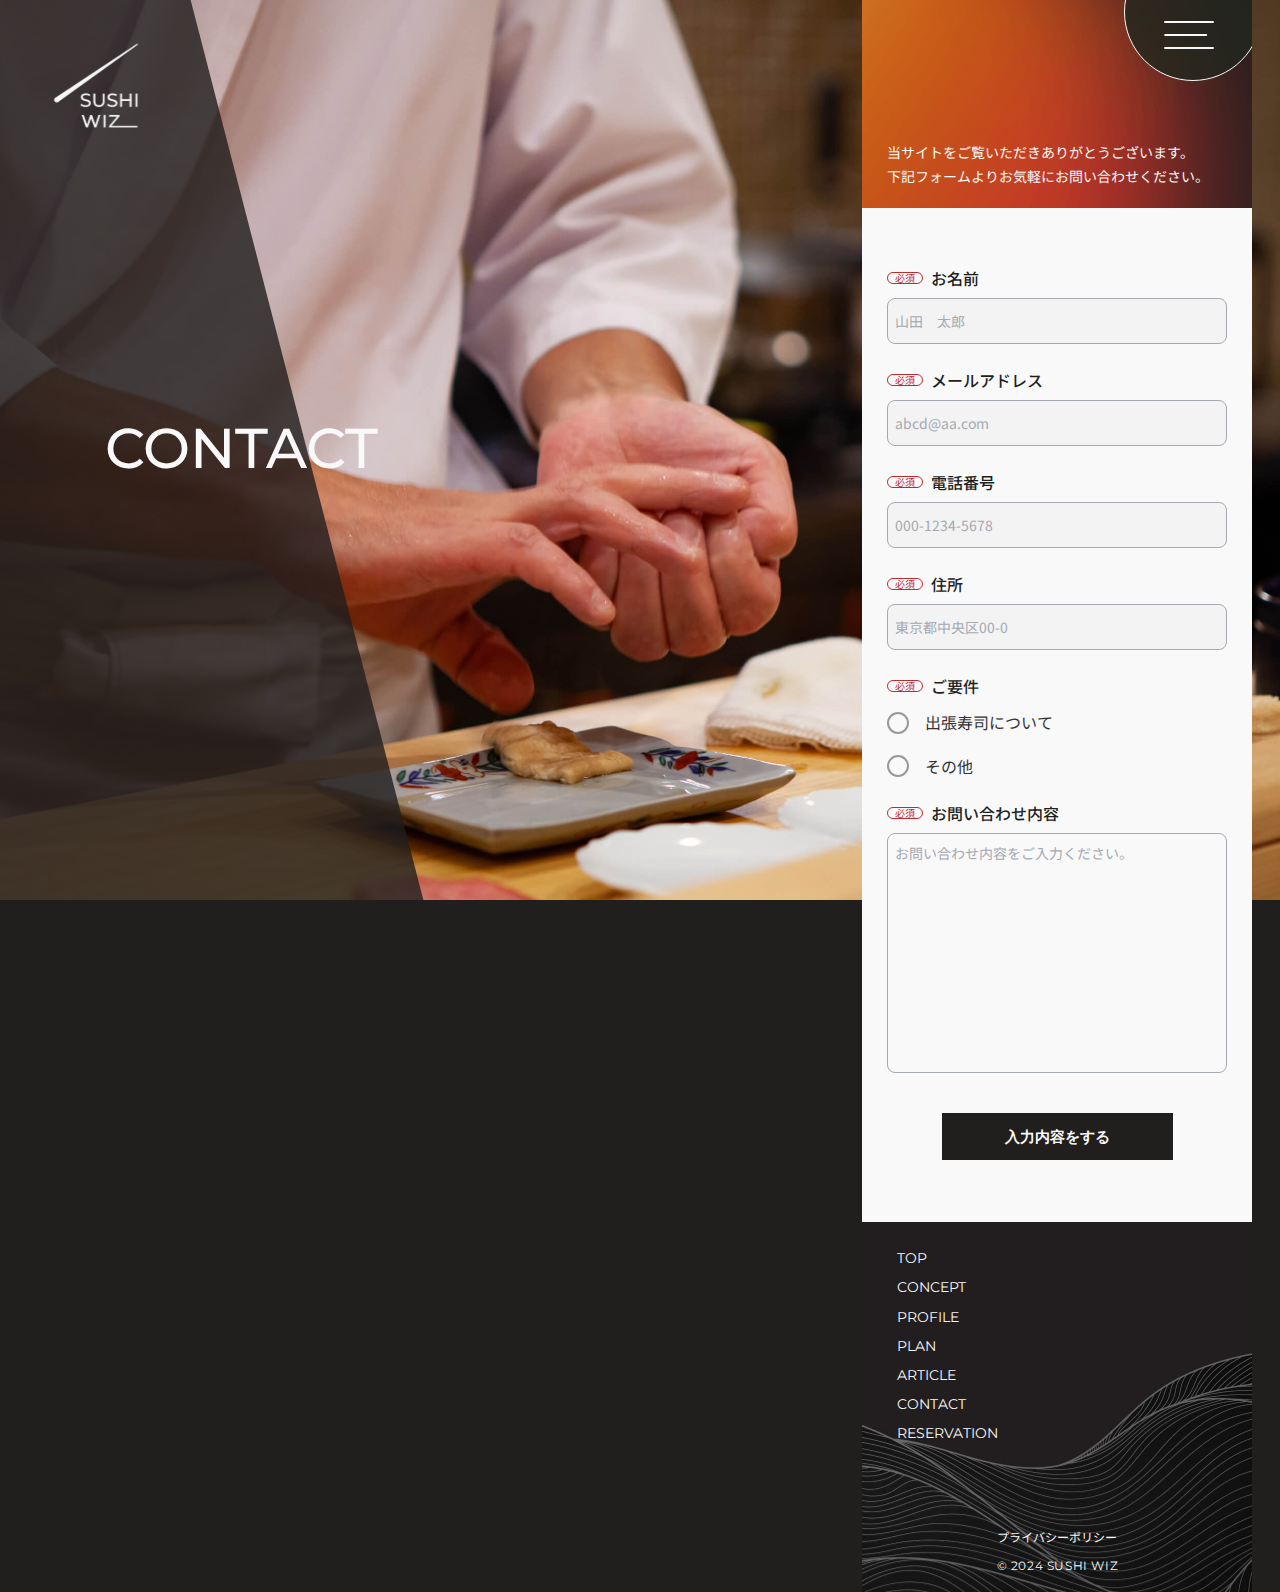
<file: contact.html>
<!doctype html>
<html lang="ja">

<head>
  <meta charset="UTF-8">
  <meta http-equiv="X-UA-Compatible" content="IE=edge">
  <meta name="viewport" content="width=device-width, initial-scale=1.0">
  <title>SUSHI WIZ</title>
  <!-- GoogleFonts -->
  <link rel="preconnect" href="https://fonts.googleapis.com">
  <link rel="preconnect" href="https://fonts.gstatic.com" crossorigin>
  <link
    href="https://fonts.googleapis.com/css2?family=Montserrat:wght@500;600;700&family=Noto+Sans+JP:wght@400;500;600;700&family=Sawarabi+Gothic&display=swap"
    rel="stylesheet">

  <!-- Swiper -->
  <link rel="stylesheet" href="https://cdn.jsdelivr.net/npm/swiper@11/swiper-bundle.min.css">
  <script src="https://cdn.jsdelivr.net/npm/swiper@11/swiper-bundle.min.js"></script>
  <!-- CSS -->
  <link rel="stylesheet" href="./assets/css/common.css">
  <link rel="stylesheet" href="./assets/css/contact.css">
</head>

<body class="contact">
  <!-- ▼ PC FV Start -->
  <div class="l-fv--contact u-displayNone--PU">
    <h1 class="l-header__logoPc">
      <a href="./index.html" class="l-header__logoLink">
        <img src="./assets/images/common/logo.svg" alt="SUSHI WIZ" class="l-header__logoImg" width="69" height="64">
      </a>
    </h1>
    <div class="l-fv__textBox">
      <p class="l-fv__enTitle">CONTACT</p>
    </div>
  </div>
  <!-- ▲ PC FV End-->

  <!-- ▼ contents Start -->
  <div class="l-bigWrapper">
    <!-- ▼ header -->
    <div class="l-header">
      <div class="l-header__inner">
        <h1 class="l-header__logo u-displayNone--PO">
          <a href="./index.html" class="l-header__logoLink">
            <img src="./assets/images/common/logo.svg" alt="SUSHI WIZ" class="l-header__logoImg" width="69" height="64">
          </a>
        </h1>
        <!-- ▼ drawer -->
        <div id="js-headerBtn" class="l-header__hamburgerBtn" onclick="drawerToggle(event, 'drawerMenu')">
          <div id="drawerBtn" class="l-header__hamburgerBox">
            <span class="l-header__bar"></span>
            <span class="l-header__bar"></span>
            <span class="l-header__bar"></span>
          </div>
        </div>
        <!-- ▲ drawer -->
      </div>

      <!-- ▼ drawer contents -->
      <div id="drawerMenu" class="c-drawerMenu">
        <div class="c-drawerMenu__wrap">
          <a href="./index.html" class="c-drawerMenu__logoLink u-displayNone--PU">
            <img src="./assets/images/common/logo.svg" alt="SUSHI WIZ" class="c-drawerMenu__logoImg" width="69"
              height="64">
          </a>
          <div class="c-drawerMenu__inner">
            <div class="c-drawerMenu__headingBox">
              <p class="c-drawerMenu__heading">MENU</p>
            </div>
            <nav class="c-drawerMenu__nav">
              <ul class="c-drawerMenu__menu">
                <li class="c-drawerMenu__menuItem" onclick="drawerClose('drawerMenu')">
                  <a href="./concept.html" class="c-drawerMenu__menuLink" onclick="drawerClose('drawerMenu')"><span
                      class="c-drawerMenu__subText">コンセプト</span>CONCEPT</a>
                </li>
                <li class="c-drawerMenu__menuItem" onclick="drawerClose('drawerMenu')">
                  <a href="./plan.html" class="c-drawerMenu__menuLink" onclick="drawerClose('drawerMenu')"><span
                      class="c-drawerMenu__subText">プラン</span>PLAN</a>
                </li>
                <li class="c-drawerMenu__menuItem" onclick="drawerClose('drawerMenu')">
                  <a href="./profile.html" class="c-drawerMenu__menuLink" onclick="drawerClose('drawerMenu')"><span
                      class="c-drawerMenu__subText">シェフについて</span>PROFILE</a>
                </li>
                <li class="c-drawerMenu__menuItem" onclick="drawerClose('drawerMenu')">
                  <a href="./faq.html" class="c-drawerMenu__menuLink" onclick="drawerClose('drawerMenu')"><span
                      class="c-drawerMenu__subText">よくある質問</span>FAQ</a>
                </li>
                <li class="c-drawerMenu__menuItem" onclick="drawerClose('drawerMenu')">
                  <a href="./article.html" class="c-drawerMenu__menuLink" onclick="drawerClose('drawerMenu')"><span
                      class="c-drawerMenu__subText">トピックス</span>ARTICLE</a>
                </li>
                <li class="c-drawerMenu__menuItem u-displayNone--PO">
                  <img src="./assets/images/common/drawer-item.jpg" alt="出張 寿司" class="c-drawerMenu__img" width="390"
                    height="166">
                </li>
              </ul>
            </nav>
            <div class="c-drawerMenu__bottomContents">
              <div class="c-drawerMenu__btnWrap">
                <div class="c-drawerMenu__btnContact">
                  <a href="./contact.html" class="c-drawerMenu__btnLink">
                    <span class="c-drawerMenu__btnSubText">お問い合わせ</span>
                    <span class="c-drawerMenu__btnMainText">CONTACT</span>
                  </a>
                </div>
                <div class="c-drawerMenu__btnResevation">
                  <a href="./reservation.html" class="c-drawerMenu__btnLink--bgImage">
                    <span class="c-drawerMenu__btnSubText">予約</span>
                    <span class="c-drawerMenu__btnMainText">RESERVATION</span>
                  </a>
                </div>
              </div>
              <ul class="c-drawerMenu__snsBox">
                <li class="c-drawerMenu__snsItem">
                  <a href="" class="c-drawerMenu__snsLink">
                    <img class="c-drawerMenu__snsImg" src="./assets/images/common/sns-line.png" alt="LINE" width="118"
                      height="118">
                  </a>
                </li>
                <li class="c-drawerMenu__snsItem">
                  <a href="" class="c-drawerMenu__snsLink">
                    <img class="c-drawerMenu__snsImg" src="./assets/images/common/sns-Instagram.svg" alt="Instagram"
                      width="20" height="19">
                  </a>
                </li>
              </ul>
            </div>
          </div>
        </div>
      </div>
      <!-- ▲ drawer contents -->
    </div>
    <!-- ▲ header -->

    <!-- ▼ main -->
    <main>
      <!-- ▼ p-contactFv SP -->
      <section class="p-contactFv">
        <div class="p-contactFv__textContents">
          <div class="p-contactFv__inner">
            <div class="p-contactFv__textBox">
              <h2 class="p-contactFv__enTitle">CONTACT</h2>
            </div>
          </div>
        </div>
      </section>
      <!-- ▲ p-contactFv SP -->

      <!-- ▼ p-contactForm -->
      <div class="p-contactForm">
        <div class="p-contactForm__head">
          <div class="p-contactForm__inner">
            <p class="p-contactForm__read">
              当サイトをご覧いただきありがとうございます。<br>
              下記フォームよりお気軽にお問い合わせください。
            </p>
          </div>
        </div>
        <div class="p-contactForm__container">
          <div class="p-contactForm__inner">
            <form action="post" class="p-contactForm__form">
              <dl class="p-contactForm__list">
                <div class="p-contactForm__item">
                  <dt class="p-contactForm__dt">
                    <span class="p-contactForm__mast">必須</span>
                    <p class="p-contactForm__name">お名前</p>
                  </dt>
                  <dd class="p-contactForm__dd">
                    <input class="p-contactForm__input" type="text" name="name" required placeholder="山田　太郎">
                  </dd>
                </div>
                <div class="p-contactForm__item">
                  <dt class="p-contactForm__dt">
                    <span class="p-contactForm__mast">必須</span>
                    <p class="p-contactForm__name">メールアドレス</p>
                  </dt>
                  <dd class="p-contactForm__dd">
                    <input class="p-contactForm__input" type="email" name="email" required placeholder="abcd@aa.com">
                  </dd>
                </div>
                <div class="p-contactForm__item">
                  <dt class="p-contactForm__dt">
                    <span class="p-contactForm__mast">必須</span>
                    <p class="p-contactForm__name">電話番号</p>
                  </dt>
                  <dd class="p-contactForm__dd">
                    <input class="p-contactForm__input" type="tel" name="telephone" required
                      placeholder="000-1234-5678">
                  </dd>
                </div>
                <div class="p-contactForm__item">
                  <dt class="p-contactForm__dt">
                    <span class="p-contactForm__mast">必須</span>
                    <p class="p-contactForm__name">住所</p>
                  </dt>
                  <dd class="p-contactForm__dd">
                    <input class="p-contactForm__input" type="text" name="address" required placeholder="東京都中央区00-0">
                  </dd>
                </div>
                <div class="p-contactForm__item">
                  <dt class="p-contactForm__dt">
                    <span class="p-contactForm__mast">必須</span>
                    <p class="p-contactForm__name">ご要件</p>
                  </dt>
                  <dd class="p-contactForm__dd">
                    <div class="p-contactForm__radioBox">
                      <!-- <label class="p-contactForm__radioLabel">
                        <input class="p-contactForm__radioInput" type="radio" name="radio" required>出張寿司について
                      </label>
                      <label class="p-contactForm__radioLabel"><input class="p-contactForm__radioInput" type="radio"
                          name="radio">その他</label> -->

                      <span class="wpcf7-form-control-wrap" data-name="radio-601">
                        <span class="wpcf7-form-control wpcf7-radio p-contactForm__radioInput">
                          <span class="wpcf7-list-item first">
                            <label>
                              <input type="radio" name="radio-601" value="出張寿司について">
                              <span class="wpcf7-list-item-label">出張寿司について</span>
                            </label>
                          </span>
                          <span class="wpcf7-list-item last">
                            <label>
                              <input type="radio" name="radio-601" value="その他">
                              <span class="wpcf7-list-item-label">その他</span>
                            </label>
                          </span>
                        </span>
                      </span>
                    </div>



                  </dd>
                </div>
                <div class="p-contactForm__item">
                  <dt class="p-contactForm__dt">
                    <span class="p-contactForm__mast">必須</span>
                    <p class="p-contactForm__name">お問い合わせ内容</p>
                  </dt>
                  <dd class="p-contactForm__dd">
                    <textarea class="p-contactForm__textarea" name="message" required
                      placeholder="お問い合わせ内容をご入力ください。"></textarea>
                  </dd>
                </div>
              </dl>
              <div class="p-contactForm__submitBox">
                <input class="p-contactForm__submit" type="submit" value="入力内容をする">
              </div>
            </form>
          </div>
        </div>
      </div>
      <!-- ▲ p-contactForm -->
    </main>
    <!-- ▲ main -->

    <!-- ▼ footer -->
    <footer class="l-footer">
      <div class="l-footer__inner">
        <ul class="l-footer__list">
          <li class="l-footer__item">
            <a href="./index.html" class="l-footer__link">TOP</a>
          </li>
          <li class="l-footer__item">
            <a href="./concept.html" class="l-footer__link">CONCEPT</a>
          </li>
          <li class="l-footer__item">
            <a href="./profile.html" class="l-footer__link">PROFILE</a>
          </li>
          <li class="l-footer__item">
            <a href="./plan.html" class="l-footer__link">PLAN</a>
          </li>
          <li class="l-footer__item">
            <a href="./article.html" class="l-footer__link">ARTICLE</a>
          </li>
          <li class="l-footer__item">
            <a href="./contact.html" class="l-footer__link">CONTACT</a>
          </li>
          <li class="l-footer__item">
            <a href="./reservation.html" class="l-footer__link">RESERVATION</a>
          </li>
        </ul>
        <div class="l-footer__bottom">
          <p class="l-footer__text">プライバシーポリシー</p>
          <p class="l-footer__copyRightBox">
            <small class="l-footer__copyRight">© 2024 SUSHI WIZ</small>
          </p>
        </div>
      </div>
    </footer>
    <!-- ▲ footer -->
  </div>
  <!-- ▲ contents End -->

  <script src="./assets/js/scroll.js"></script>
  <script src="./assets/js/smooth-scroll.js"></script>
  <script src="./assets/js/drawer.js"></script>
  <script src="./assets/js/loopSlide.js"></script>
  <script src="./assets/js/swiper.js"></script>
  <script src="./assets/js/accordion.js"></script>
</body>

</html>
</file>
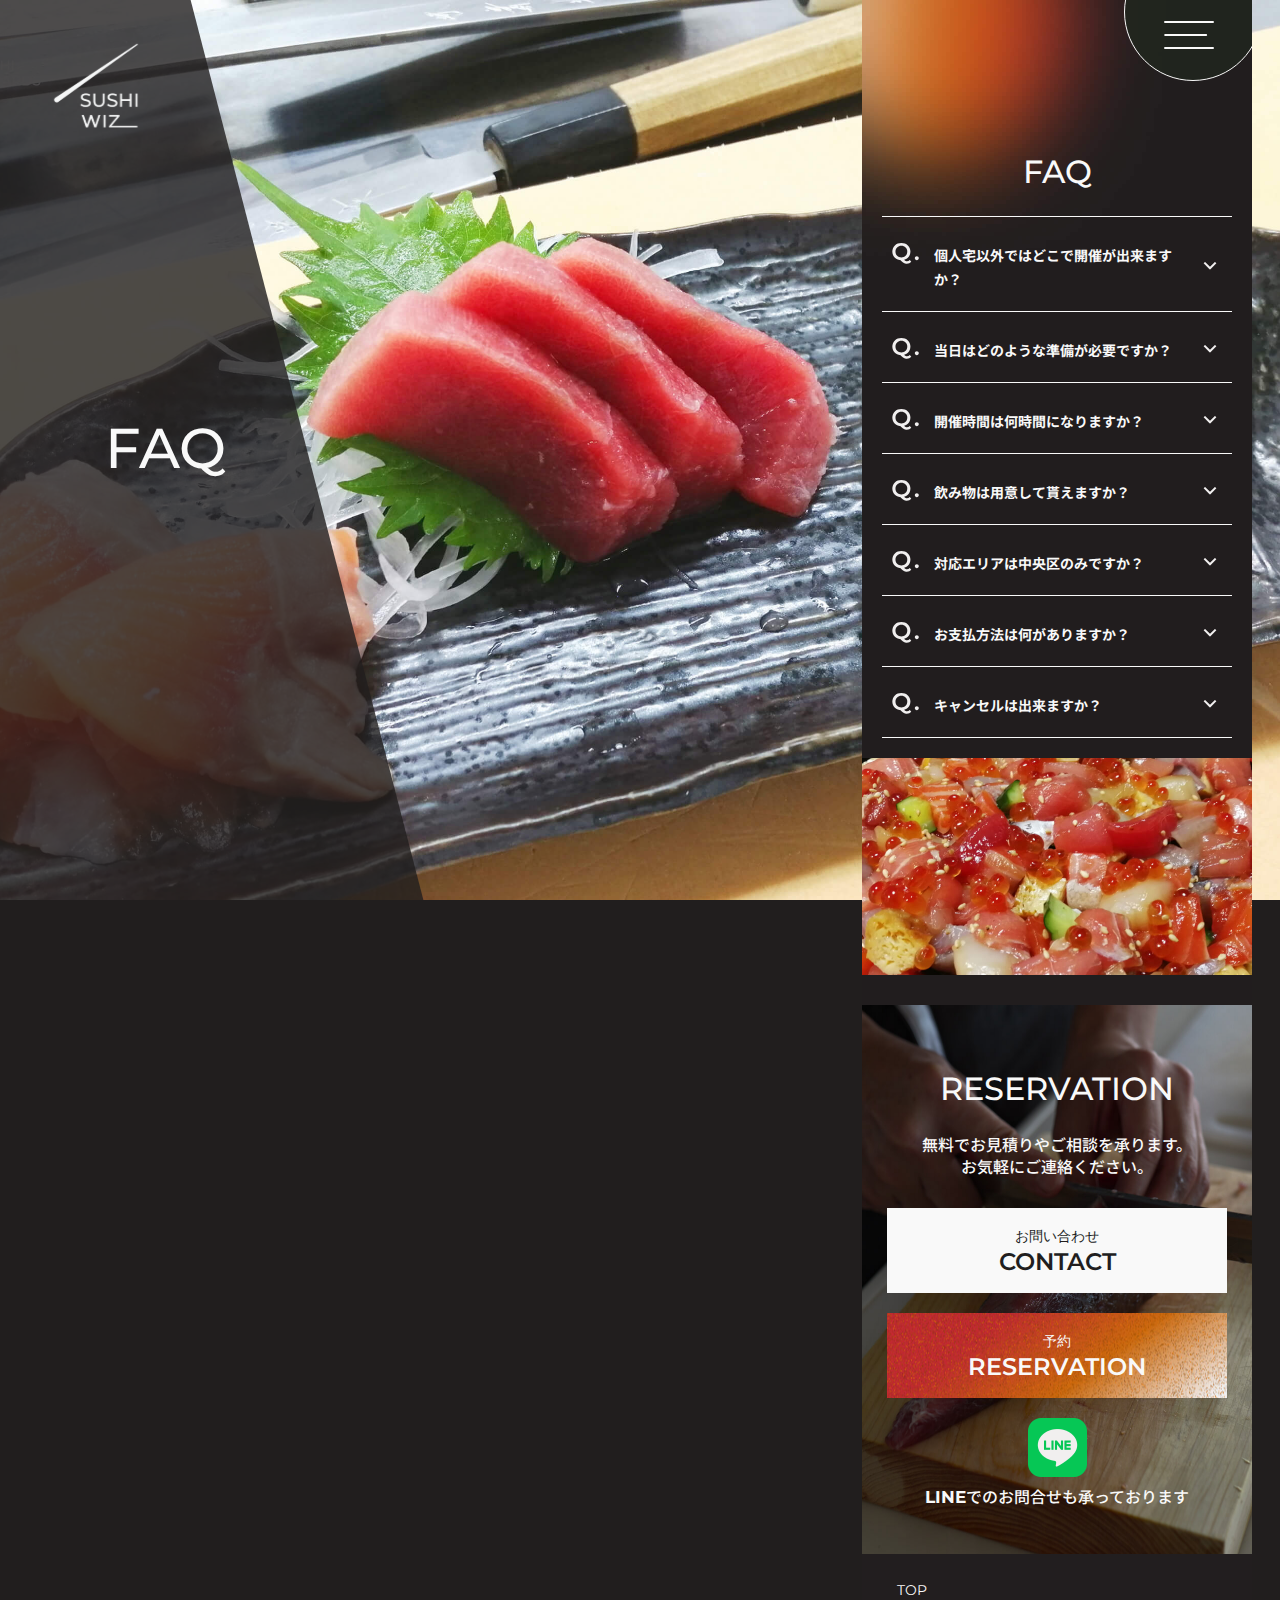
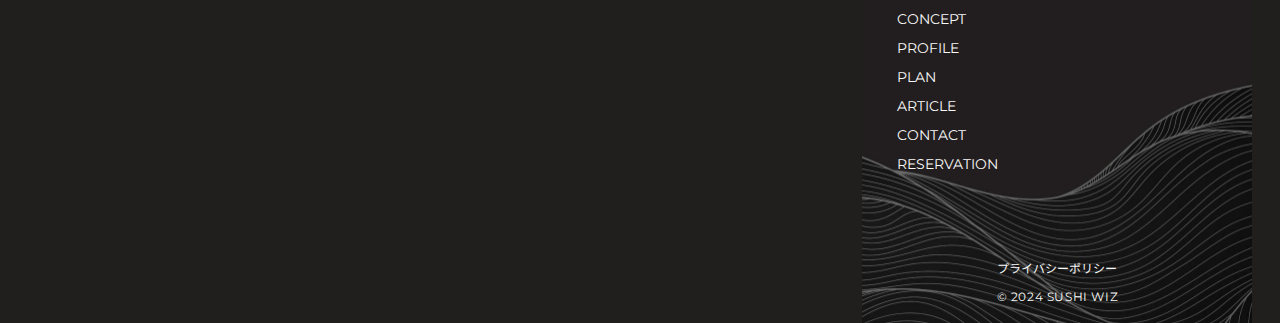
<file: faq.html>
<!doctype html>
<html lang="ja">

<head>
  <meta charset="UTF-8">
  <meta http-equiv="X-UA-Compatible" content="IE=edge">
  <meta name="viewport" content="width=device-width, initial-scale=1.0">
  <title>SUSHI WIZ</title>
  <!-- GoogleFonts -->
  <link rel="preconnect" href="https://fonts.googleapis.com">
  <link rel="preconnect" href="https://fonts.gstatic.com" crossorigin>
  <link
    href="https://fonts.googleapis.com/css2?family=Montserrat:wght@500;600;700&family=Noto+Sans+JP:wght@400;500;600;700&family=Sawarabi+Gothic&display=swap"
    rel="stylesheet">

  <!-- Swiper -->
  <link rel="stylesheet" href="https://cdn.jsdelivr.net/npm/swiper@11/swiper-bundle.min.css">
  <script src="https://cdn.jsdelivr.net/npm/swiper@11/swiper-bundle.min.js"></script>
  <!-- CSS -->
  <link rel="stylesheet" href="./assets/css/common.css">
  <link rel="stylesheet" href="./assets/css/faq.css">
</head>

<body class="contact">
  <!-- ▼ PC FV Start -->
  <div class="l-fv--faq u-displayNone--PU">
    <h1 class="l-header__logoPc">
      <a href="./index.html" class="l-header__logoLink">
        <img src="./assets/images/common/logo.svg" alt="SUSHI WIZ" class="l-header__logoImg" width="69" height="64">
      </a>
    </h1>
    <div class="l-fv__textBox">
      <p class="l-fv__enTitle">FAQ</p>
    </div>
  </div>
  <!-- ▲ PC FV End-->

  <!-- ▼ contents Start -->
  <div class="l-bigWrapper">
    <!-- ▼ header -->
    <div class="l-header">
      <div class="l-header__inner">
        <h1 class="l-header__logo u-displayNone--PO">
          <a href="./index.html" class="l-header__logoLink">
            <img src="./assets/images/common/logo.svg" alt="SUSHI WIZ" class="l-header__logoImg" width="69"
              height="64">
          </a>
        </h1>
        <!-- ▼ drawer -->
        <div id="js-headerBtn" class="l-header__hamburgerBtn" onclick="drawerToggle(event, 'drawerMenu')">
          <div id="drawerBtn" class="l-header__hamburgerBox">
            <span class="l-header__bar"></span>
            <span class="l-header__bar"></span>
            <span class="l-header__bar"></span>
          </div>
        </div>
        <!-- ▲ drawer -->
      </div>

      <!-- ▼ drawer contents -->
      <div id="drawerMenu" class="c-drawerMenu">
        <div class="c-drawerMenu__wrap">
          <a href="./index.html" class="c-drawerMenu__logoLink u-displayNone--PU">
            <img src="./assets/images/common/logo.svg" alt="SUSHI WIZ" class="c-drawerMenu__logoImg" width="69"
              height="64">
          </a>
          <div class="c-drawerMenu__inner">
            <div class="c-drawerMenu__headingBox">
              <p class="c-drawerMenu__heading">MENU</p>
            </div>
            <nav class="c-drawerMenu__nav">
              <ul class="c-drawerMenu__menu">
                <li class="c-drawerMenu__menuItem" onclick="drawerClose('drawerMenu')">
                  <a href="./concept.html" class="c-drawerMenu__menuLink" onclick="drawerClose('drawerMenu')"><span
                      class="c-drawerMenu__subText">コンセプト</span>CONCEPT</a>
                </li>
                <li class="c-drawerMenu__menuItem" onclick="drawerClose('drawerMenu')">
                  <a href="./plan.html" class="c-drawerMenu__menuLink" onclick="drawerClose('drawerMenu')"><span
                      class="c-drawerMenu__subText">プラン</span>PLAN</a>
                </li>
                <li class="c-drawerMenu__menuItem" onclick="drawerClose('drawerMenu')">
                  <a href="./profile.html" class="c-drawerMenu__menuLink" onclick="drawerClose('drawerMenu')"><span
                      class="c-drawerMenu__subText">シェフについて</span>PROFILE</a>
                </li>
                <li class="c-drawerMenu__menuItem" onclick="drawerClose('drawerMenu')">
                  <a href="./faq.html" class="c-drawerMenu__menuLink" onclick="drawerClose('drawerMenu')"><span
                      class="c-drawerMenu__subText">よくある質問</span>FAQ</a>
                </li>
                <li class="c-drawerMenu__menuItem" onclick="drawerClose('drawerMenu')">
                  <a href="./article.html" class="c-drawerMenu__menuLink" onclick="drawerClose('drawerMenu')"><span
                      class="c-drawerMenu__subText">トピックス</span>ARTICLE</a>
                </li>
                <li class="c-drawerMenu__menuItem u-displayNone--PO">
                  <img src="./assets/images/common/drawer-item.jpg" alt="出張 寿司" class="c-drawerMenu__img" width="390"
                    height="166">
                </li>
              </ul>
            </nav>
            <div class="c-drawerMenu__bottomContents">
              <div class="c-drawerMenu__btnWrap">
                <div class="c-drawerMenu__btnContact">
                  <a href="./contact.html" class="c-drawerMenu__btnLink">
                    <span class="c-drawerMenu__btnSubText">お問い合わせ</span>
                    <span class="c-drawerMenu__btnMainText">CONTACT</span>
                  </a>
                </div>
                <div class="c-drawerMenu__btnResevation">
                  <a href="./reservation.html" class="c-drawerMenu__btnLink--bgImage">
                    <span class="c-drawerMenu__btnSubText">予約</span>
                    <span class="c-drawerMenu__btnMainText">RESERVATION</span>
                  </a>
                </div>
              </div>
              <ul class="c-drawerMenu__snsBox">
                <li class="c-drawerMenu__snsItem">
                  <a href="" class="c-drawerMenu__snsLink">
                    <img class="c-drawerMenu__snsImg" src="./assets/images/common/sns-line.png" alt="LINE" width="118"
                      height="118">
                  </a>
                </li>
                <li class="c-drawerMenu__snsItem">
                  <a href="" class="c-drawerMenu__snsLink">
                    <img class="c-drawerMenu__snsImg" src="./assets/images/common/sns-Instagram.svg" alt="Instagram"
                      width="20" height="19">
                  </a>
                </li>
              </ul>
            </div>
          </div>
        </div>
      </div>
      <!-- ▲ drawer contents -->
    </div>
    <!-- ▲ header -->

    <!-- ▼ main -->
    <main>
      <!-- ▼ p-faqFv SP -->
      <section class="p-faqFv">
        <div class="p-faqFv__textContents">
          <div class="p-faqFv__inner">
            <div class="p-faqFv__textBox">
              <h2 class="p-faqFv__enTitle">FAQ</h2>
            </div>
          </div>
        </div>
      </section>
      <!-- ▲ p-faqFv SP -->

      <!-- ▼ p-faqAccordion -->
      <section class="p-faqAccordion">
        <div class="p-faqAccordion__inner">
          <h2 class="p-faqAccordion__heading u-displayNone--PU">FAQ</h2>
          <div class="p-faqAccordion__accordionContainer">
            <!-- ▼ Accordion Start -->
            <dl class="c-accordion">
              <div class="c-accordion__item">
                <dt class="c-accordion__titleBox" data-accordion="header">
                  <p class="c-accordion__title">
                    個人宅以外ではどこで開催が出来ますか？
                  </p>
                  <span class="c-accordion__icon" data-accordion="icon"></span>
                </dt>
                <dd class="c-accordion__content">
                  <div class="c-accordion__body">
                    <p class="c-accordion__bodyText">
                      基本的にどこでも開催出来ます。マンションや公共施設のパーティールームのほか、屋外スペース、貸し切りバーや企業のオフィス（会議室）などでも開催実績があります。キッチンや水場があるのがベストですが、なくても実施可能です。先ずはお気軽にご相談ください。
                    </p>
                  </div>
                </dd>
              </div>
              <div class="c-accordion__item">
                <dt class="c-accordion__titleBox" data-accordion="header">
                  <p class="c-accordion__title">
                    当日はどのような準備が必要ですか？
                  </p>
                  <span class="c-accordion__icon" data-accordion="icon"></span>
                </dt>
                <dd class="c-accordion__content">
                  <div class="c-accordion__body">
                    <div class="c-accordion__bodyText">
                      出張当日は、60分前を目安に職人が事前に準備をさせて頂きます。その際に調理を提供するスペースとして、キッチンスペースやテーブル等をお貸しください。その環境に応じて柔軟に対応致しますので、事前にご相談をお願い致します。お皿や箸等の食器を含めて全て職人が持参しますので、その他の準備は特にございません。
                    </div>
                  </div>
                </dd>
              </div>
              <div class="c-accordion__item">
                <dt class="c-accordion__titleBox" data-accordion="header">
                  <p class="c-accordion__title">
                    開催時間は何時間になりますか？
                  </p>
                  <span class="c-accordion__icon" data-accordion="icon"></span>
                </dt>
                <dd class="c-accordion__content">
                  <div class="c-accordion__body">
                    <div class="c-accordion__bodyText">
                      原則2時間（人数によっては～3時間）でお食事の提供を完了し、職人は帰宅致します。お客様はその後も楽しんで頂いて構いません。
                    </div>
                  </div>
                </dd>
              </div>
              <div class="c-accordion__item">
                <dt class="c-accordion__titleBox" data-accordion="header">
                  <p class="c-accordion__title">
                    飲み物は用意して貰えますか？
                  </p>
                  <span class="c-accordion__icon" data-accordion="icon"></span>
                </dt>
                <dd class="c-accordion__content">
                  <div class="c-accordion__body">
                    <div class="c-accordion__bodyText">
                      別料金となりますが、厳選日本酒のほか、事前にお客様のご要望をお伺いし持参も可能です。また、お客様側でご準備頂いても構いません。
                    </div>
                  </div>
                </dd>
              </div>
              <div class="c-accordion__item">
                <dt class="c-accordion__titleBox" data-accordion="header">
                  <p class="c-accordion__title">
                    対応エリアは中央区のみですか？
                  </p>
                  <span class="c-accordion__icon" data-accordion="icon"></span>
                </dt>
                <dd class="c-accordion__content">
                  <div class="c-accordion__body">
                    <div class="c-accordion__bodyText">
                      ネタの鮮度の関係から東京都内および都内近郊を対象としています。また、交通費がかからないエリア（中央区内等）については出張交通費を割引させて頂きます。上記以外の場所をご希望であっても当日のネタを市場から直接宅配する等の方法により、ご相談頂ければ対応をさせて頂きます。
                    </div>
                  </div>
                </dd>
              </div>
              <div class="c-accordion__item">
                <dt class="c-accordion__titleBox" data-accordion="header">
                  <p class="c-accordion__title">
                    お支払方法は何がありますか？
                  </p>
                  <span class="c-accordion__icon" data-accordion="icon"></span>
                </dt>
                <dd class="c-accordion__content">
                  <div class="c-accordion__body">
                    <div class="c-accordion__bodyText">
                      【カード払い】【現金払い】のいずれかをお選び頂けます。法人様につきましては請求書払
                      いにも対応させて頂きます。）
                    </div>
                  </div>
                </dd>
              </div>
              <div class="c-accordion__item">
                <dt class="c-accordion__titleBox" data-accordion="header">
                  <p class="c-accordion__title">キャンセルは出来ますか？</p>
                  <span class="c-accordion__icon" data-accordion="icon"></span>
                </dt>
                <dd class="c-accordion__content">
                  <div class="c-accordion__body">
                    <div class="c-accordion__bodyText">
                      ご予約日の4日前までは無料でキャンセル可能ですが、ご予約日3日前を過ぎてのキャンセルには、下記のキャンセル料をお支払い頂きます。
                      <br>
                      <br>
                      3日前・・・・代金の30％
                      <br>
                      前日・・・・代金の50％
                      <br>
                      当日・・・・代金全額
                    </div>
                  </div>
                </dd>
              </div>
            </dl>
            <!-- ▲ Accordion End -->
          </div>
        </div>
        <div class="p-faqAccordion__imgBox">
          <img src="./assets/images/top-faq-item.jpg" alt="お寿司" class="p-faqAccordion__img" width="780" height="434">
        </div>
      </section>
      <!-- ▲ p-faqAccordion -->

      <!-- ▼ CTA -->
      <section class="c-cta">
        <div class="c-cta__inner">
          <div class="c-cta__textBox">
            <h2 class="c-cta__title">RESERVATION</h2>
            <p class="c-cta__read">
              無料でお見積りやご相談を承ります。
              <br>
              お気軽にご連絡ください。
            </p>
          </div>
          <div class="c-cta__btnWarap">
            <div class="c-cta__btnContact">
              <a href="./contact.html" class="c-cta__link">
                <span class="c-cta__subText">お問い合わせ</span>
                <span class="c-cta__mainText">CONTACT</span>
              </a>
            </div>
            <div class="c-cta__btnResevation">
              <a href="./reservation.html" class="c-cta__link--bgImage">
                <span class="c-cta__subText">予約</span>
                <span class="c-cta__mainText">RESERVATION</span>
              </a>
            </div>
          </div>
          <div class="c-cta__snsBox">
            <a href="#" class="c-cta__line">
              <img src="./assets/images/common/sns-line.png" alt="LINE" class="c-cta__lineImg" width="118"
                height="118">
            </a>
            <p class="c-cta__snsText">
              <span class="c-cta__snsText--en">LINE</span>でのお問合せも承っております
            </p>
          </div>
        </div>
      </section>
      <!-- ▲ CTA -->
    </main>
    <!-- ▲ main -->

    <!-- ▼ footer -->
    <footer class="l-footer">
      <div class="l-footer__inner">
        <ul class="l-footer__list">
          <li class="l-footer__item">
            <a href="./index.html" class="l-footer__link">TOP</a>
          </li>
          <li class="l-footer__item">
            <a href="./concept.html" class="l-footer__link">CONCEPT</a>
          </li>
          <li class="l-footer__item">
            <a href="./profile.html" class="l-footer__link">PROFILE</a>
          </li>
          <li class="l-footer__item">
            <a href="./plan.html" class="l-footer__link">PLAN</a>
          </li>
          <li class="l-footer__item">
            <a href="./article.html" class="l-footer__link">ARTICLE</a>
          </li>
          <li class="l-footer__item">
            <a href="./contact.html" class="l-footer__link">CONTACT</a>
          </li>
          <li class="l-footer__item">
            <a href="./reservation.html" class="l-footer__link">RESERVATION</a>
          </li>
        </ul>
        <div class="l-footer__bottom">
          <p class="l-footer__text">プライバシーポリシー</p>
          <p class="l-footer__copyRightBox">
            <small class="l-footer__copyRight">© 2024 SUSHI WIZ</small>
          </p>
        </div>
      </div>
    </footer>
    <!-- ▲ footer -->
  </div>
  <!-- ▲ contents End -->

  <script src="./assets/js/scroll.js"></script>
  <script src="./assets/js/smooth-scroll.js"></script>
  <script src="./assets/js/drawer.js"></script>
  <script src="./assets/js/loopSlide.js"></script>
  <script src="./assets/js/swiper.js"></script>
  <script src="./assets/js/accordion.js"></script>
</body>

</html>
</file>
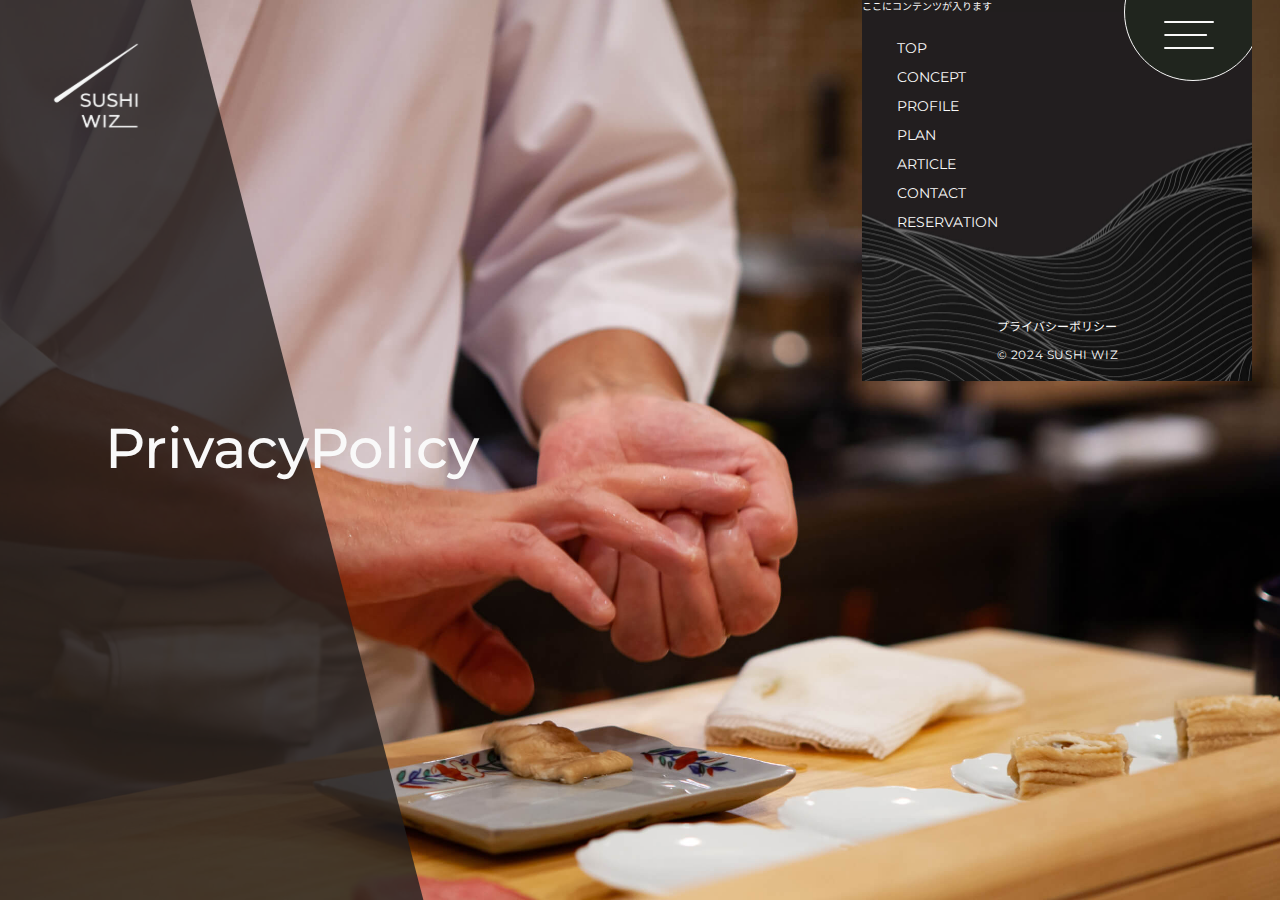
<file: page-privacypolicy.html>
<!doctype html>
<html lang="ja">

<head>
  <meta charset="UTF-8">
  <meta http-equiv="X-UA-Compatible" content="IE=edge">
  <meta name="viewport" content="width=device-width, initial-scale=1.0">
  <title>SUSHI WIZ</title>
  <!-- GoogleFonts -->
  <link rel="preconnect" href="https://fonts.googleapis.com">
  <link rel="preconnect" href="https://fonts.gstatic.com" crossorigin>
  <link
    href="https://fonts.googleapis.com/css2?family=Montserrat:wght@500;600;700&family=Noto+Sans+JP:wght@400;500;600;700&family=Sawarabi+Gothic&display=swap"
    rel="stylesheet">

  <!-- Swiper -->
  <link rel="stylesheet" href="https://cdn.jsdelivr.net/npm/swiper@11/swiper-bundle.min.css">
  <script src="https://cdn.jsdelivr.net/npm/swiper@11/swiper-bundle.min.js"></script>
  <!-- CSS -->
  <link rel="stylesheet" href="./assets/css/common.css">
  <link rel="stylesheet" href="./assets/css/contact.css">
</head>

<body class="contact">
  <!-- ▼ PC FV Start -->
  <div class="l-fv--contact u-displayNone--PU">
    <h1 class="l-header__logoPc">
      <a href="./index.html" class="l-header__logoLink">
        <img src="./assets/images/common/logo.svg" alt="SUSHI WIZ" class="l-header__logoImg" width="69" height="64">
      </a>
    </h1>
    <div class="l-fv__textBox">
      <p class="l-fv__enTitle--fzSmall">PrivacyPolicy</p>
    </div>
  </div>
  <!-- ▲ PC FV End-->

  <!-- ▼ contents Start -->
  <div class="l-bigWrapper">
    <!-- ▼ header -->
    <div class="l-header">
      <div class="l-header__inner">
        <h1 class="l-header__logo u-displayNone--PO">
          <a href="./index.html" class="l-header__logoLink">
            <img src="./assets/images/common/logo.svg" alt="SUSHI WIZ" class="l-header__logoImg" width="69" height="64">
          </a>
        </h1>
        <!-- ▼ drawer -->
        <div id="js-headerBtn" class="l-header__hamburgerBtn" onclick="drawerToggle(event, 'drawerMenu')">
          <div id="drawerBtn" class="l-header__hamburgerBox">
            <span class="l-header__bar"></span>
            <span class="l-header__bar"></span>
            <span class="l-header__bar"></span>
          </div>
        </div>
        <!-- ▲ drawer -->
      </div>

      <!-- ▼ drawer contents -->
      <div id="drawerMenu" class="c-drawerMenu">
        <div class="c-drawerMenu__wrap">
          <a href="./index.html" class="c-drawerMenu__logoLink u-displayNone--PU">
            <img src="./assets/images/common/logo.svg" alt="SUSHI WIZ" class="c-drawerMenu__logoImg" width="69"
              height="64">
          </a>
          <div class="c-drawerMenu__inner">
            <div class="c-drawerMenu__headingBox">
              <p class="c-drawerMenu__heading">MENU</p>
            </div>
            <nav class="c-drawerMenu__nav">
              <ul class="c-drawerMenu__menu">
                <li class="c-drawerMenu__menuItem" onclick="drawerClose('drawerMenu')">
                  <a href="./concept.html" class="c-drawerMenu__menuLink" onclick="drawerClose('drawerMenu')"><span
                      class="c-drawerMenu__subText">コンセプト</span>CONCEPT</a>
                </li>
                <li class="c-drawerMenu__menuItem" onclick="drawerClose('drawerMenu')">
                  <a href="./plan.html" class="c-drawerMenu__menuLink" onclick="drawerClose('drawerMenu')"><span
                      class="c-drawerMenu__subText">プラン</span>PLAN</a>
                </li>
                <li class="c-drawerMenu__menuItem" onclick="drawerClose('drawerMenu')">
                  <a href="./profile.html" class="c-drawerMenu__menuLink" onclick="drawerClose('drawerMenu')"><span
                      class="c-drawerMenu__subText">シェフについて</span>PROFILE</a>
                </li>
                <li class="c-drawerMenu__menuItem" onclick="drawerClose('drawerMenu')">
                  <a href="./faq.html" class="c-drawerMenu__menuLink" onclick="drawerClose('drawerMenu')"><span
                      class="c-drawerMenu__subText">よくある質問</span>FAQ</a>
                </li>
                <li class="c-drawerMenu__menuItem" onclick="drawerClose('drawerMenu')">
                  <a href="./article.html" class="c-drawerMenu__menuLink" onclick="drawerClose('drawerMenu')"><span
                      class="c-drawerMenu__subText">トピックス</span>ARTICLE</a>
                </li>
                <li class="c-drawerMenu__menuItem u-displayNone--PO">
                  <img src="./assets/images/common/drawer-item.jpg" alt="出張 寿司" class="c-drawerMenu__img" width="390"
                    height="166">
                </li>
              </ul>
            </nav>
            <div class="c-drawerMenu__bottomContents">
              <div class="c-drawerMenu__btnWrap">
                <div class="c-drawerMenu__btnContact">
                  <a href="./contact.html" class="c-drawerMenu__btnLink">
                    <span class="c-drawerMenu__btnSubText">お問い合わせ</span>
                    <span class="c-drawerMenu__btnMainText">CONTACT</span>
                  </a>
                </div>
                <div class="c-drawerMenu__btnResevation">
                  <a href="./reservation.html" class="c-drawerMenu__btnLink--bgImage">
                    <span class="c-drawerMenu__btnSubText">予約</span>
                    <span class="c-drawerMenu__btnMainText">RESERVATION</span>
                  </a>
                </div>
              </div>
              <ul class="c-drawerMenu__snsBox">
                <li class="c-drawerMenu__snsItem">
                  <a href="" class="c-drawerMenu__snsLink">
                    <img class="c-drawerMenu__snsImg" src="./assets/images/common/sns-line.png" alt="LINE" width="118"
                      height="118">
                  </a>
                </li>
                <li class="c-drawerMenu__snsItem">
                  <a href="" class="c-drawerMenu__snsLink">
                    <img class="c-drawerMenu__snsImg" src="./assets/images/common/sns-Instagram.svg" alt="Instagram"
                      width="20" height="19">
                  </a>
                </li>
              </ul>
            </div>
          </div>
        </div>
      </div>
      <!-- ▲ drawer contents -->
    </div>
    <!-- ▲ header -->

    <!-- ▼ main -->
    <main>
      <!-- ▼ p-contactFv SP -->
      <section class="p-contactFv">
        <div class="p-contactFv__textContents">
          <div class="p-contactFv__inner">
            <div class="p-contactFv__textBox">
              <h2 class="p-contactFv__enTitle">PrivacyPolicy</h2>
            </div>
          </div>
        </div>
      </section>
      <!-- ▲ p-contactFv SP -->

      <!-- ▼ p-contactForm -->
   
      <div class="p-privacy">
        ここにコンテンツが入ります
      </div>
    </main>
    <!-- ▲ main -->

    <!-- ▼ footer -->
    <footer class="l-footer">
      <div class="l-footer__inner">
        <ul class="l-footer__list">
          <li class="l-footer__item">
            <a href="./index.html" class="l-footer__link">TOP</a>
          </li>
          <li class="l-footer__item">
            <a href="./concept.html" class="l-footer__link">CONCEPT</a>
          </li>
          <li class="l-footer__item">
            <a href="./profile.html" class="l-footer__link">PROFILE</a>
          </li>
          <li class="l-footer__item">
            <a href="./plan.html" class="l-footer__link">PLAN</a>
          </li>
          <li class="l-footer__item">
            <a href="./article.html" class="l-footer__link">ARTICLE</a>
          </li>
          <li class="l-footer__item">
            <a href="./contact.html" class="l-footer__link">CONTACT</a>
          </li>
          <li class="l-footer__item">
            <a href="./reservation.html" class="l-footer__link">RESERVATION</a>
          </li>
        </ul>
        <div class="l-footer__bottom">
          <p class="l-footer__text">プライバシーポリシー</p>
          <p class="l-footer__copyRightBox">
            <small class="l-footer__copyRight">© 2024 SUSHI WIZ</small>
          </p>
        </div>
      </div>
    </footer>
    <!-- ▲ footer -->
  </div>
  <!-- ▲ contents End -->

  <script src="./assets/js/scroll.js"></script>
  <script src="./assets/js/smooth-scroll.js"></script>
  <script src="./assets/js/drawer.js"></script>
  <script src="./assets/js/loopSlide.js"></script>
  <script src="./assets/js/swiper.js"></script>
  <script src="./assets/js/accordion.js"></script>
</body>

</html>
</file>
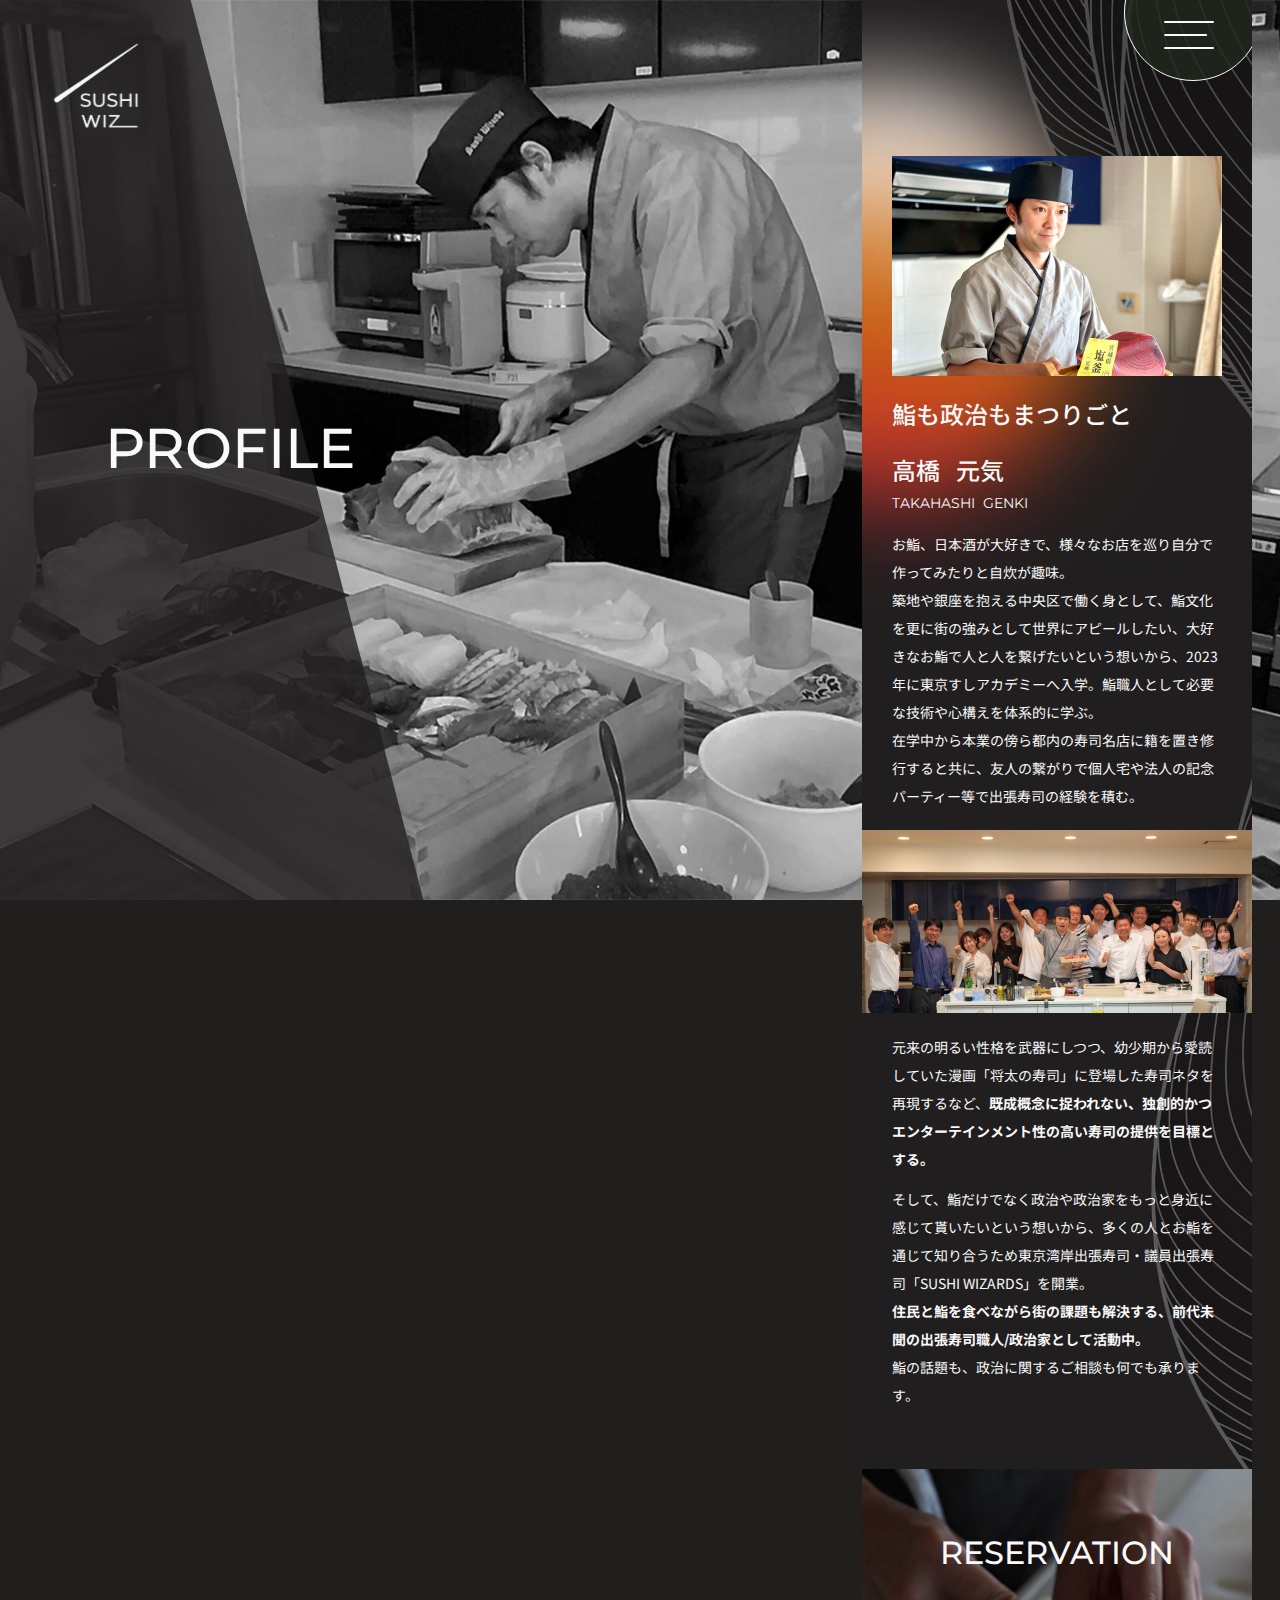
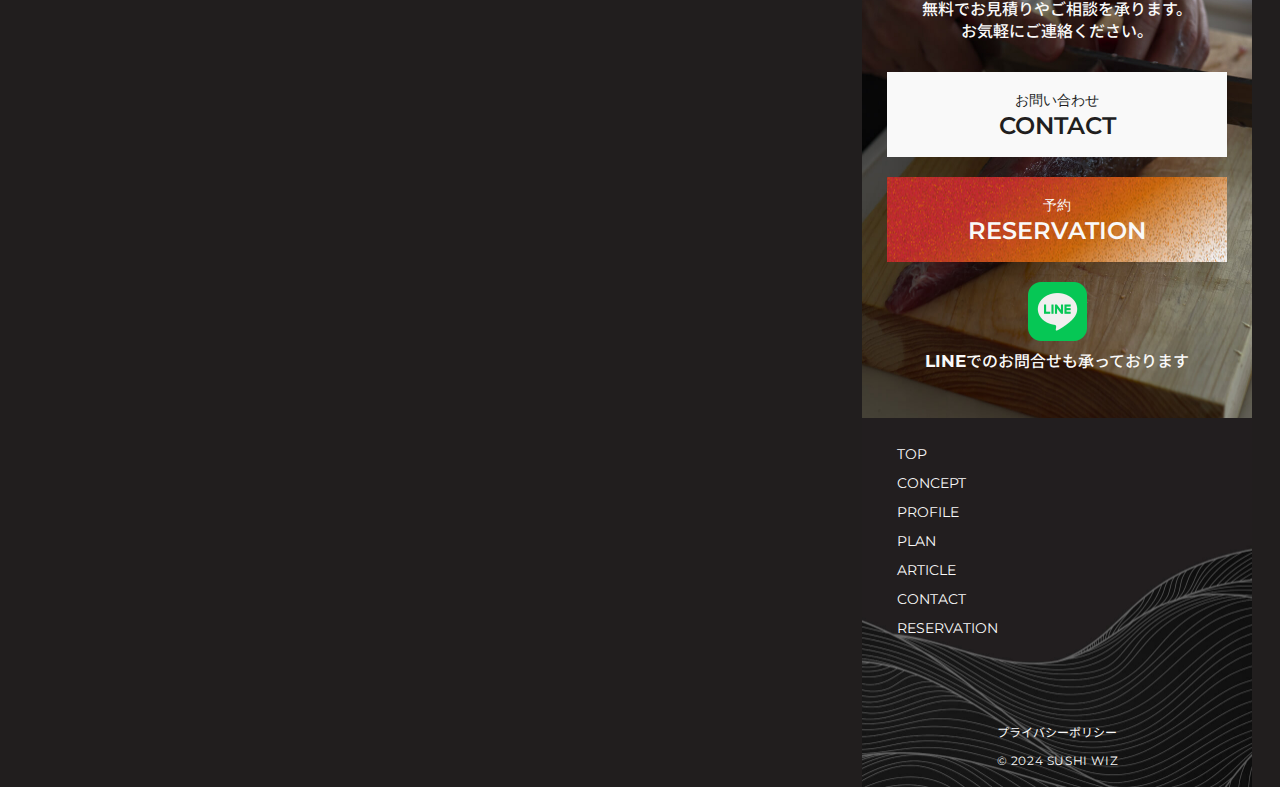
<file: profile.html>
<!doctype html>
<html lang="ja">

<head>
  <meta charset="UTF-8">
  <meta http-equiv="X-UA-Compatible" content="IE=edge">
  <meta name="viewport" content="width=device-width, initial-scale=1.0">
  <title>SUSHI WIZ</title>
  <!-- GoogleFonts -->
  <link rel="preconnect" href="https://fonts.googleapis.com">
  <link rel="preconnect" href="https://fonts.gstatic.com" crossorigin>
  <link
    href="https://fonts.googleapis.com/css2?family=Montserrat:wght@500;600;700&family=Noto+Sans+JP:wght@400;500;600;700&family=Sawarabi+Gothic&display=swap"
    rel="stylesheet">

  <!-- Swiper -->
  <link rel="stylesheet" href="https://cdn.jsdelivr.net/npm/swiper@11/swiper-bundle.min.css">
  <script src="https://cdn.jsdelivr.net/npm/swiper@11/swiper-bundle.min.js"></script>
  <!-- CSS -->
  <link rel="stylesheet" href="./assets/css/common.css">
  <link rel="stylesheet" href="./assets/css/profile.css">
</head>

<body class="profile">
  <!-- ▼ PC FV Start -->
  <div class="l-fv--profile u-displayNone--PU">
    <h1 class="l-header__logoPc">
      <a href="./index.html" class="l-header__logoLink">
        <img src="./assets/images/common/logo.svg" alt="SUSHI WIZ" class="l-header__logoImg" width="69" height="64">
      </a>
    </h1>
    <div class="l-fv__textBox">
      <p class="l-fv__enTitle">PROFILE</p>
    </div>
  </div>
  <!-- ▲ PC FV End-->

  <!-- ▼ contents Start -->
  <div class="l-bigWrapper">
    <!-- ▼ header -->
    <div class="l-header">
      <div class="l-header__inner">
        <h1 class="l-header__logo u-displayNone--PO">
          <a href="./index.html" class="l-header__logoLink">
            <img src="./assets/images/common/logo.svg" alt="SUSHI WIZ" class="l-header__logoImg" width="69"
              height="64">
          </a>
        </h1>
        <!-- ▼ drawer -->
        <div id="js-headerBtn" class="l-header__hamburgerBtn" onclick="drawerToggle(event, 'drawerMenu')">
          <div id="drawerBtn" class="l-header__hamburgerBox">
            <span class="l-header__bar"></span>
            <span class="l-header__bar"></span>
            <span class="l-header__bar"></span>
          </div>
        </div>
        <!-- ▲ drawer -->
      </div>

      <!-- ▼ drawer contents -->
      <div id="drawerMenu" class="c-drawerMenu">
        <div class="c-drawerMenu__wrap">
          <a href="./index.html" class="c-drawerMenu__logoLink u-displayNone--PU">
            <img src="./assets/images/common/logo.svg" alt="SUSHI WIZ" class="c-drawerMenu__logoImg" width="69"
              height="64">
          </a>
          <div class="c-drawerMenu__inner">
            <div class="c-drawerMenu__headingBox">
              <p class="c-drawerMenu__heading">MENU</p>
            </div>
            <nav class="c-drawerMenu__nav">
              <ul class="c-drawerMenu__menu">
                <li class="c-drawerMenu__menuItem" onclick="drawerClose('drawerMenu')">
                  <a href="./concept.html" class="c-drawerMenu__menuLink" onclick="drawerClose('drawerMenu')"><span
                      class="c-drawerMenu__subText">コンセプト</span>CONCEPT</a>
                </li>
                <li class="c-drawerMenu__menuItem" onclick="drawerClose('drawerMenu')">
                  <a href="./plan.html" class="c-drawerMenu__menuLink" onclick="drawerClose('drawerMenu')"><span
                      class="c-drawerMenu__subText">プラン</span>PLAN</a>
                </li>
                <li class="c-drawerMenu__menuItem" onclick="drawerClose('drawerMenu')">
                  <a href="./profile.html" class="c-drawerMenu__menuLink" onclick="drawerClose('drawerMenu')"><span
                      class="c-drawerMenu__subText">シェフについて</span>PROFILE</a>
                </li>
                <li class="c-drawerMenu__menuItem" onclick="drawerClose('drawerMenu')">
                  <a href="./faq.html" class="c-drawerMenu__menuLink" onclick="drawerClose('drawerMenu')"><span
                      class="c-drawerMenu__subText">よくある質問</span>FAQ</a>
                </li>
                <li class="c-drawerMenu__menuItem" onclick="drawerClose('drawerMenu')">
                  <a href="./article.html" class="c-drawerMenu__menuLink" onclick="drawerClose('drawerMenu')"><span
                      class="c-drawerMenu__subText">トピックス</span>ARTICLE</a>
                </li>
                <li class="c-drawerMenu__menuItem u-displayNone--PO">
                  <img src="./assets/images/common/drawer-item.jpg" alt="出張 寿司" class="c-drawerMenu__img" width="390"
                    height="166">
                </li>
              </ul>
            </nav>
            <div class="c-drawerMenu__bottomContents">
              <div class="c-drawerMenu__btnWrap">
                <div class="c-drawerMenu__btnContact">
                  <a href="./contact.html" class="c-drawerMenu__btnLink">
                    <span class="c-drawerMenu__btnSubText">お問い合わせ</span>
                    <span class="c-drawerMenu__btnMainText">CONTACT</span>
                  </a>
                </div>
                <div class="c-drawerMenu__btnResevation">
                  <a href="./reservation.html" class="c-drawerMenu__btnLink--bgImage">
                    <span class="c-drawerMenu__btnSubText">予約</span>
                    <span class="c-drawerMenu__btnMainText">RESERVATION</span>
                  </a>
                </div>
              </div>
              <ul class="c-drawerMenu__snsBox">
                <li class="c-drawerMenu__snsItem">
                  <a href="" class="c-drawerMenu__snsLink">
                    <img class="c-drawerMenu__snsImg" src="./assets/images/common/sns-line.png" alt="LINE" width="118"
                      height="118">
                  </a>
                </li>
                <li class="c-drawerMenu__snsItem">
                  <a href="" class="c-drawerMenu__snsLink">
                    <img class="c-drawerMenu__snsImg" src="./assets/images/common/sns-Instagram.svg" alt="Instagram"
                      width="20" height="19">
                  </a>
                </li>
              </ul>
            </div>
          </div>
        </div>
      </div>
      <!-- ▲ drawer contents -->
    </div>
    <!-- ▲ header -->

    <!-- ▼ main -->
    <main>
      <!-- ▼ p-profileFv SP -->
      <section class="p-profileFv">
        <div class="p-profileFv__textContents">
          <div class="p-profileFv__inner">
            <div class="p-profileFv__textBox">
              <h2 class="p-profileFv__enTitle">PROFILE</h2>
            </div>
          </div>
        </div>
      </section>
      <!-- ▲ p-profileFv SP -->

      <!-- ▼ p-profileContents -->
      <section class="p-profileContents">
        <div class="p-profileContents__inner">
          <div class="p-profileContents__head">
            <div class="p-profileContents__headImgBox">
              <img src="./assets/images/profile-contents-item1.jpg" alt="" class="p-profileContents__headImg"
                width="660" height="440">
            </div>
            <div class="p-profileContents__headTextBox">
              <div class="p-profileContents__headTitleBox">
                <h2 class="p-profileContents__headTitle">
                  鮨も政治もまつりごと
                </h2>
                <p class="p-profileContents__headName">
                  高橋<span class="p-profileContents__headName--mlLarge">元気</span>
                  <span class="p-profileContents__headNameEn">TAKAHASHI<span
                      class="p-profileContents__headNameEn--mlLarge">GENKI</span></span>
                </p>
              </div>
              <p class="p-profileContents__headText">
                お鮨、日本酒が大好きで、様々なお店を巡り自分で作ってみたりと自炊が趣味。
                <br>
                築地や銀座を抱える中央区で働く身として、<span
                  class="p-profileContents__headText--bold">鮨文化を更に街の強みとして世界にアピールしたい、大好きなお鮨で人と人を繋げたいという想いから、2023年に東京すしアカデミーへ入学。鮨職人として必要な技術や心構えを体系的に学ぶ。</span>
                <br>
                在学中から本業の傍ら都内の寿司名店に籍を置き修行すると共に、友人の繋がりで個人宅や法人の記念パーティー等で出張寿司の経験を積む。
              </p>
            </div>
          </div>
        </div>
        <div class="p-profileContents__imgBox">
          <img src="./assets/images/profile-contents-item2.jpg" alt="出張寿司で集う人々" class="p-profileContents__footerImg"
            width="780" height="366">
        </div>
        <div class="p-profileContents__inner">
          <div class="p-profileContents__footer">
            <p class="p-profileContents__footerText">
              元来の明るい性格を武器にしつつ、幼少期から愛読していた漫画「将太の寿司」に登場した寿司ネタを再現するなど、<span
                class="p-profileContents__footerText--bold">既成概念に捉われない、独創的かつエンターテインメント性の高い寿司の提供を目標とする。</span>
            </p>
            <p class="p-profileContents__footerText">
              そして、鮨だけでなく政治や政治家をもっと身近に感じて貰いたいという想いから、多くの人とお鮨を通じて知り合うため東京湾岸出張寿司・議員出張寿司「SUSHI
              WIZARDS」を開業。
              <br>
              <span class="p-profileContents__footerText--bold">住民と鮨を食べながら街の課題も解決する、前代未聞の出張寿司職人/政治家として活動中。</span>
              <br>
              鮨の話題も、政治に関するご相談も何でも承ります。
            </p>
          </div>
        </div>
      </section>
      <!-- ▲ p-profileContents -->

      <!-- ▼ CTA -->
      <section class="c-cta">
        <div class="c-cta__inner">
          <div class="c-cta__textBox">
            <h2 class="c-cta__title">RESERVATION</h2>
            <p class="c-cta__read">
              無料でお見積りやご相談を承ります。
              <br>
              お気軽にご連絡ください。
            </p>
          </div>
          <div class="c-cta__btnWarap">
            <div class="c-cta__btnContact">
              <a href="./contact.html" class="c-cta__link">
                <span class="c-cta__subText">お問い合わせ</span>
                <span class="c-cta__mainText">CONTACT</span>
              </a>
            </div>
            <div class="c-cta__btnResevation">
              <a href="./reservation.html" class="c-cta__link--bgImage">
                <span class="c-cta__subText">予約</span>
                <span class="c-cta__mainText">RESERVATION</span>
              </a>
            </div>
          </div>
          <div class="c-cta__snsBox">
            <a href="#" class="c-cta__line">
              <img src="./assets/images/common/sns-line.png" alt="LINE" class="c-cta__lineImg" width="118"
                height="118">
            </a>
            <p class="c-cta__snsText">
              <span class="c-cta__snsText--en">LINE</span>でのお問合せも承っております
            </p>
          </div>
        </div>
      </section>
      <!-- ▲ CTA -->
    </main>
    <!-- ▲ main -->

    <!-- ▼ footer -->
    <footer class="l-footer">
      <div class="l-footer__inner">
        <ul class="l-footer__list">
          <li class="l-footer__item">
            <a href="./index.html" class="l-footer__link">TOP</a>
          </li>
          <li class="l-footer__item">
            <a href="./concept.html" class="l-footer__link">CONCEPT</a>
          </li>
          <li class="l-footer__item">
            <a href="./profile.html" class="l-footer__link">PROFILE</a>
          </li>
          <li class="l-footer__item">
            <a href="./plan.html" class="l-footer__link">PLAN</a>
          </li>
          <li class="l-footer__item">
            <a href="./article.html" class="l-footer__link">ARTICLE</a>
          </li>
          <li class="l-footer__item">
            <a href="./contact.html" class="l-footer__link">CONTACT</a>
          </li>
          <li class="l-footer__item">
            <a href="./reservation.html" class="l-footer__link">RESERVATION</a>
          </li>
        </ul>
        <div class="l-footer__bottom">
          <p class="l-footer__text">プライバシーポリシー</p>
          <p class="l-footer__copyRightBox">
            <small class="l-footer__copyRight">© 2024 SUSHI WIZ</small>
          </p>
        </div>
      </div>
    </footer>
    <!-- ▲ footer -->
  </div>
  <!-- ▲ contents End -->

  <script src="./assets/js/scroll.js"></script>
  <script src="./assets/js/drawer.js"></script>
  <script src="./assets/js/loopSlide.js"></script>
  <script src="./assets/js/swiper.js"></script>
  <script src="./assets/js/accordion.js"></script>
</body>

</html>
</file>
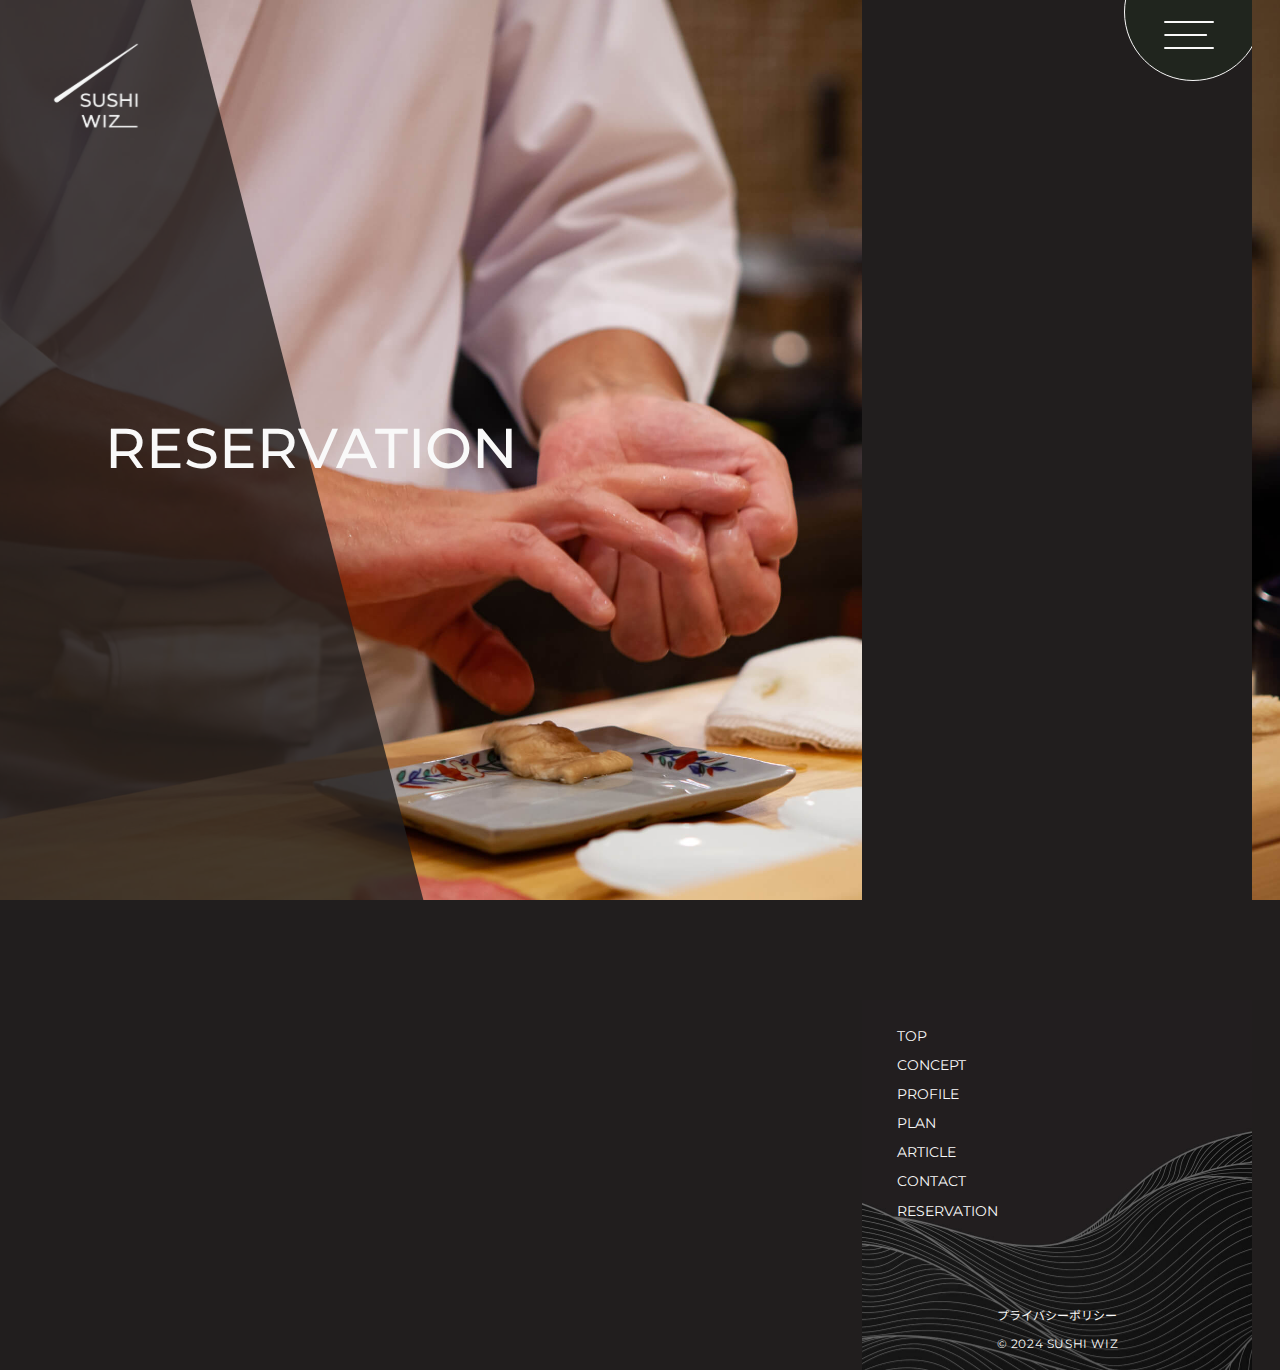
<file: reservation.html>
<!doctype html>
<html lang="ja">

<head>
  <meta charset="UTF-8">
  <meta http-equiv="X-UA-Compatible" content="IE=edge">
  <meta name="viewport" content="width=device-width, initial-scale=1.0">
  <title>SUSHI WIZ</title>
  <!-- GoogleFonts -->
  <link rel="preconnect" href="https://fonts.googleapis.com">
  <link rel="preconnect" href="https://fonts.gstatic.com" crossorigin>
  <link
    href="https://fonts.googleapis.com/css2?family=Montserrat:wght@500;600;700&family=Noto+Sans+JP:wght@400;500;600;700&family=Sawarabi+Gothic&display=swap"
    rel="stylesheet">

  <!-- Swiper -->
  <link rel="stylesheet" href="https://cdn.jsdelivr.net/npm/swiper@11/swiper-bundle.min.css">
  <script src="https://cdn.jsdelivr.net/npm/swiper@11/swiper-bundle.min.js"></script>
  <!-- CSS -->
  <link rel="stylesheet" href="./assets/css/common.css">
  <link rel="stylesheet" href="./assets/css/contact.css">
</head>

<body class="contact">
  <!-- ▼ PC FV Start -->
  <div class="l-fv--contact u-displayNone--PU">
    <h1 class="l-header__logoPc">
      <a href="./index.html" class="l-header__logoLink">
        <img src="./assets/images/common/logo.svg" alt="SUSHI WIZ" class="l-header__logoImg" width="69" height="64">
      </a>
    </h1>
    <div class="l-fv__textBox">
      <p class="l-fv__enTitle--fzSmall">RESERVATION</p>
    </div>
  </div>
  <!-- ▲ PC FV End-->

  <!-- ▼ contents Start -->
  <div class="l-bigWrapper">
    <!-- ▼ header -->
    <div class="l-header">
      <div class="l-header__inner">
        <h1 class="l-header__logo u-displayNone--PO">
          <a href="./index.html" class="l-header__logoLink">
            <img src="./assets/images/common/logo.svg" alt="SUSHI WIZ" class="l-header__logoImg" width="69"
              height="64">
          </a>
        </h1>
        <!-- ▼ drawer -->
        <div id="js-headerBtn" class="l-header__hamburgerBtn" onclick="drawerToggle(event, 'drawerMenu')">
          <div id="drawerBtn" class="l-header__hamburgerBox">
            <span class="l-header__bar"></span>
            <span class="l-header__bar"></span>
            <span class="l-header__bar"></span>
          </div>
        </div>
        <!-- ▲ drawer -->
      </div>

      <!-- ▼ drawer contents -->
      <div id="drawerMenu" class="c-drawerMenu">
        <div class="c-drawerMenu__wrap">
          <a href="./index.html" class="c-drawerMenu__logoLink u-displayNone--PU">
            <img src="./assets/images/common/logo.svg" alt="SUSHI WIZ" class="c-drawerMenu__logoImg" width="69"
              height="64">
          </a>
          <div class="c-drawerMenu__inner">
            <div class="c-drawerMenu__headingBox">
              <p class="c-drawerMenu__heading">MENU</p>
            </div>
            <nav class="c-drawerMenu__nav">
              <ul class="c-drawerMenu__menu">
                <li class="c-drawerMenu__menuItem" onclick="drawerClose('drawerMenu')">
                  <a href="./concept.html" class="c-drawerMenu__menuLink" onclick="drawerClose('drawerMenu')"><span
                      class="c-drawerMenu__subText">コンセプト</span>CONCEPT</a>
                </li>
                <li class="c-drawerMenu__menuItem" onclick="drawerClose('drawerMenu')">
                  <a href="./plan.html" class="c-drawerMenu__menuLink" onclick="drawerClose('drawerMenu')"><span
                      class="c-drawerMenu__subText">プラン</span>PLAN</a>
                </li>
                <li class="c-drawerMenu__menuItem" onclick="drawerClose('drawerMenu')">
                  <a href="./profile.html" class="c-drawerMenu__menuLink" onclick="drawerClose('drawerMenu')"><span
                      class="c-drawerMenu__subText">シェフについて</span>PROFILE</a>
                </li>
                <li class="c-drawerMenu__menuItem" onclick="drawerClose('drawerMenu')">
                  <a href="./faq.html" class="c-drawerMenu__menuLink" onclick="drawerClose('drawerMenu')"><span
                      class="c-drawerMenu__subText">よくある質問</span>FAQ</a>
                </li>
                <li class="c-drawerMenu__menuItem" onclick="drawerClose('drawerMenu')">
                  <a href="./article.html" class="c-drawerMenu__menuLink" onclick="drawerClose('drawerMenu')"><span
                      class="c-drawerMenu__subText">トピックス</span>ARTICLE</a>
                </li>
                <li class="c-drawerMenu__menuItem u-displayNone--PO">
                  <img src="./assets/images/common/drawer-item.jpg" alt="出張 寿司" class="c-drawerMenu__img" width="390"
                    height="166">
                </li>
              </ul>
            </nav>
            <div class="c-drawerMenu__bottomContents">
              <div class="c-drawerMenu__btnWrap">
                <div class="c-drawerMenu__btnContact">
                  <a href="./contact.html" class="c-drawerMenu__btnLink">
                    <span class="c-drawerMenu__btnSubText">お問い合わせ</span>
                    <span class="c-drawerMenu__btnMainText">CONTACT</span>
                  </a>
                </div>
                <div class="c-drawerMenu__btnResevation">
                  <a href="./reservation.html" class="c-drawerMenu__btnLink--bgImage">
                    <span class="c-drawerMenu__btnSubText">予約</span>
                    <span class="c-drawerMenu__btnMainText">RESERVATION</span>
                  </a>
                </div>
              </div>
              <ul class="c-drawerMenu__snsBox">
                <li class="c-drawerMenu__snsItem">
                  <a href="" class="c-drawerMenu__snsLink">
                    <img class="c-drawerMenu__snsImg" src="./assets/images/common/sns-line.png" alt="LINE" width="118"
                      height="118">
                  </a>
                </li>
                <li class="c-drawerMenu__snsItem">
                  <a href="" class="c-drawerMenu__snsLink">
                    <img class="c-drawerMenu__snsImg" src="./assets/images/common/sns-Instagram.svg" alt="Instagram"
                      width="20" height="19">
                  </a>
                </li>
              </ul>
            </div>
          </div>
        </div>
      </div>
      <!-- ▲ drawer contents -->
    </div>
    <!-- ▲ header -->

    <!-- ▼ main -->
    <main>
      <!-- ▼ p-contactFv SP -->
      <section class="p-contactFv">
        <div class="p-contactFv__textContents">
          <div class="p-contactFv__inner">
            <div class="p-contactFv__textBox">
              <h2 class="p-contactFv__enTitle">RESERVATION</h2>
            </div>
          </div>
        </div>
      </section>
      <!-- ▲ p-contactFv SP -->

      <!-- ▼ p-reservationForm -->
      <div class="p-reservationForm">
        <!-- ▼ SELECT TYPE START -->
        <div class="p-reservationForm__wrap">
          <iframe class="p-reservationForm__form" width="300" height="420" src="https://select-type.com/rsv/?id=CNpqkyFB_lU&w_flg=1"
            ></iframe>
        </div>
        <!-- ▲ SELECT TYPE END -->
      </div>
      <!-- ▲ p-reservationForm -->
    </main>
    <!-- ▲ main -->

    <!-- ▼ footer -->
    <footer class="l-footer">
      <div class="l-footer__inner">
        <ul class="l-footer__list">
          <li class="l-footer__item">
            <a href="./index.html" class="l-footer__link">TOP</a>
          </li>
          <li class="l-footer__item">
            <a href="./concept.html" class="l-footer__link">CONCEPT</a>
          </li>
          <li class="l-footer__item">
            <a href="./profile.html" class="l-footer__link">PROFILE</a>
          </li>
          <li class="l-footer__item">
            <a href="./plan.html" class="l-footer__link">PLAN</a>
          </li>
          <li class="l-footer__item">
            <a href="./article.html" class="l-footer__link">ARTICLE</a>
          </li>
          <li class="l-footer__item">
            <a href="./contact.html" class="l-footer__link">CONTACT</a>
          </li>
          <li class="l-footer__item">
            <a href="./reservation.html" class="l-footer__link">RESERVATION</a>
          </li>
        </ul>
        <div class="l-footer__bottom">
          <p class="l-footer__text">プライバシーポリシー</p>
          <p class="l-footer__copyRightBox">
            <small class="l-footer__copyRight">© 2024 SUSHI WIZ</small>
          </p>
        </div>
      </div>
    </footer>
    <!-- ▲ footer -->
  </div>
  <!-- ▲ contents End -->

  <script src="./assets/js/scroll.js"></script>
  <script src="./assets/js/smooth-scroll.js"></script>
  <script src="./assets/js/drawer.js"></script>
  <script src="./assets/js/loopSlide.js"></script>
  <script src="./assets/js/swiper.js"></script>
  <script src="./assets/js/accordion.js"></script>
</body>

</html>
</file>
<file: assets/css/article.css>
@charset "UTF-8";
/* c-entry404
-----------------------------------------------
------------------ */
.c-entry404 {
  font-size: 1.6rem;
  margin: 10rem 0;
}
.c-entry404__head {
  font-size: 2.4rem;
  font-weight: 700;
  font-family: var(--en);
  margin-bottom: 1.6rem;
}
.c-entry404__head span {
  font-size: 1.4em;
  margin-right: 0.5em;
}
.c-entry404__lead {
  font-size: 1.4em;
  font-weight: 500;
  font-family: var(--ja);
  margin-bottom: 1.6rem;
}
.c-entry404__content {
  font-size: 1.4rem;
  font-weight: 500;
  font-family: var(--ja);
  margin-bottom: 1.6rem;
}
.c-entry404__btn {
  margin: 2rem auto 0;
  display: -webkit-box;
  display: -ms-flexbox;
  display: flex;
  -webkit-box-pack: center;
      -ms-flex-pack: center;
          justify-content: center;
  border: 0.2rem solid var(--white);
  padding: 1rem 0.5rem;
  -webkit-transition: background-color 0.2s;
  transition: background-color 0.2s;
}
@media (min-width: 767px) {
  .c-entry404__btn:hover {
    background: var(--white);
    color: var(--black);
  }
}

/* p-articleFv
----------------------------------------------------------------- */
.p-articleFv {
  margin-top: 8.7rem;
  background: url(../images/sp/article-fv-bg.jpg) no-repeat center top/cover;
  min-height: 48.6rem;
  position: relative;
}
@media (min-width: 767px) {
  .p-articleFv {
    display: none;
  }
}
.p-articleFv::after {
  content: "";
  position: absolute;
  top: 0;
  left: -66.5%;
  width: 100%;
  height: 100%;
  background: var(--black);
  opacity: 0.8;
  -webkit-transform: skewX(20.7deg);
          transform: skewX(20.7deg);
}
.p-articleFv__textContents {
  position: relative;
  z-index: 10;
}
.p-articleFv__inner {
  padding-left: 3rem;
}
.p-articleFv__textBox {
  padding-top: 34rem;
}
.p-articleFv__enTitle {
  font-size: 3.2rem;
  font-weight: 500;
  font-family: var(--en);
  line-height: 150%;
  color: var(--white);
  width: -webkit-fit-content;
  width: -moz-fit-content;
  width: fit-content;
}

/* p-articleContents
----------------------------------------------------------------- */
.p-articleContents {
  padding-top: 5.2rem;
  padding-bottom: 4.6rem;
  background: url(../images/article-contents-bg.jpg) no-repeat center top/cover;
}
@media (min-width: 767px) {
  .p-articleContents {
    padding-top: 11.2rem;
  }
}
.p-articleContents__filterContainer .is-current {
  color: var(--white);
  background-color: var(--black);
}
.p-articleContents__filterList {
  display: -ms-grid;
  display: grid;
  -ms-grid-columns: (1fr)[2];
  grid-template-columns: repeat(2, 1fr);
}
.p-articleContents__filterItem {
  width: 100%;
  border-top: 1px solid var(--black);
}
.p-articleContents__filterItem:nth-child(odd) {
  border-right: 1px solid var(--black);
}
.p-articleContents__filterItem:nth-last-child(2) {
  border-bottom: 1px solid var(--black);
}
.p-articleContents__filterItem:last-child {
  border-bottom: 1px solid var(--black);
}
.p-articleContents__filterLink {
  display: -webkit-box;
  display: -ms-flexbox;
  display: flex;
  -webkit-box-align: center;
      -ms-flex-align: center;
          align-items: center;
  -webkit-box-pack: center;
      -ms-flex-pack: center;
          justify-content: center;
  font-size: 2.4rem;
  font-weight: 600;
  font-family: var(--en);
  line-height: 1;
  color: var(--black);
  -webkit-transition: all 0.4s;
  transition: all 0.4s;
  min-height: 8.8rem;
  height: 100%;
}
@media (min-width: 767px) {
  .p-articleContents__filterLink:hover {
    color: var(--white);
    background-color: var(--black);
  }
}
.p-articleContents__list {
  margin-top: 3.7rem;
  padding: 0 4.5rem;
  display: -webkit-box;
  display: -ms-flexbox;
  display: flex;
  -webkit-box-orient: vertical;
  -webkit-box-direction: normal;
      -ms-flex-direction: column;
          flex-direction: column;
  -webkit-box-align: center;
      -ms-flex-align: center;
          align-items: center;
  gap: 2.8rem;
}
.p-articleContents__link {
  display: -webkit-box;
  display: -ms-flexbox;
  display: flex;
  -webkit-box-orient: vertical;
  -webkit-box-direction: normal;
      -ms-flex-direction: column;
          flex-direction: column;
  gap: 0.6rem;
}
.p-articleContents__imgBox {
  width: 100%;
  height: 100%;
  max-width: 30rem;
  aspect-ratio: 3/2;
  overflow: hidden;
}
.p-articleContents__img {
  width: 100%;
  height: 100%;
  max-width: none;
  -o-object-fit: cover;
     object-fit: cover;
  -o-object-position: center;
     object-position: center;
  -webkit-transition: -webkit-transform 0.4s;
  transition: -webkit-transform 0.4s;
  transition: transform 0.4s;
  transition: transform 0.4s, -webkit-transform 0.4s;
}
.p-articleContents__link:hover .p-articleContents__img {
  -webkit-transform: scale(1.1);
          transform: scale(1.1);
}
.p-articleContents__container {
  display: -webkit-box;
  display: -ms-flexbox;
  display: flex;
  gap: 1.4rem;
}
.p-articleContents__tagBox {
  width: 100%;
  max-width: 6.1rem;
}
.p-articleContents__tag {
  font-size: 1.4rem;
  font-weight: 500;
  font-family: var(--en);
  line-height: 1;
  color: var(--white);
  background: var(--black);
  display: -webkit-box;
  display: -ms-flexbox;
  display: flex;
  -webkit-box-pack: center;
      -ms-flex-pack: center;
          justify-content: center;
  -webkit-box-align: center;
      -ms-flex-align: center;
          align-items: center;
  padding: 0.5rem 0.1rem;
  min-width: 6.1rem;
}
.p-articleContents__textBox {
  margin-top: 0.4rem;
  overflow: hidden;
  display: -webkit-box;
  -webkit-box-orient: vertical;
  -webkit-line-clamp: 2;
}
.p-articleContents__title {
  font-size: 1.2rem;
  font-weight: 400;
  line-height: 1.4;
  color: var(--black);
}
.p-articleContents__date {
  display: inline-block;
  margin-right: 1.2rem;
}
.p-articleContents__paginationBox {
  margin-top: 3rem;
  display: -webkit-box;
  display: -ms-flexbox;
  display: flex;
  -webkit-box-pack: center;
      -ms-flex-pack: center;
          justify-content: center;
}

/* p-articleSingle
----------------------------------------------------------------- */
.p-articleSingle {
  padding-top: 14.4rem;
  padding-bottom: 4.6rem;
  background: url(../images/article-contents-bg.jpg) no-repeat center top/cover;
}
.p-articleSingle__inner {
  padding: 0 4.5rem;
}
.p-articleSingle__titleBox {
  text-align: center;
}
.p-articleSingle__title {
  font-size: 2.4rem;
  font-weight: 500;
  line-height: 150%;
  color: var(--black);
  padding-bottom: 2rem; /* サムネイルがない場合対策 */
}
.p-articleSingle__thumbnailBox {
  width: 100%;
  aspect-ratio: 3/2;
  overflow: hidden;
  margin-bottom: 0.6rem; /* サムネイルがなく、日付とタグとh1タグとの余白がおかしくなるので対策 */
}
.p-articleSingle__thumbnail {
  width: 100%;
  -o-object-fit: cover;
     object-fit: cover;
  -o-object-position: center;
     object-position: center;
}
.p-articleSingle__tagBox {
  display: -webkit-box;
  display: -ms-flexbox;
  display: flex;
  -webkit-box-align: end;
      -ms-flex-align: end;
          align-items: flex-end;
  gap: 1.4rem;
  padding-bottom: 1.5rem; /* コンテンツの上部がh2とは限らないため、こちらに余白を指定 */
}
.p-articleSingle__tag {
  font-size: 1.4rem;
  font-weight: 500;
  font-family: var(--en);
  line-height: 1;
  color: var(--white);
  background: var(--black);
  display: -webkit-box;
  display: -ms-flexbox;
  display: flex;
  -webkit-box-pack: center;
      -ms-flex-pack: center;
          justify-content: center;
  -webkit-box-align: center;
      -ms-flex-align: center;
          align-items: center;
  padding: 0.5rem 0.1rem;
  min-width: 6.1rem;
}
.p-articleSingle__date {
  font-size: 1.2rem;
  font-weight: 400;
  line-height: 1;
  color: var(--black);
}
.p-articleSingle__contents h1, .p-articleSingle__contents h2, .p-articleSingle__contents h3, .p-articleSingle__contents h4, .p-articleSingle__contents h5, .p-articleSingle__contents h6 {
  font-weight: 500;
  line-height: 150%;
  color: var(--black);
}
.p-articleSingle__contents h1 {
  font-size: 2.4rem;
}
.p-articleSingle__contents h2 {
  font-size: 2rem;
}
.p-articleSingle__contents h3, .p-articleSingle__contents h4, .p-articleSingle__contents h5, .p-articleSingle__contents h6 {
  font-size: 1.8rem;
}
.p-articleSingle__contents p, .p-articleSingle__contents li, .p-articleSingle__contents span, .p-articleSingle__contents div {
  font-size: 1.4rem;
  font-weight: 400;
  line-height: 1.7142857143;
  color: var(--black);
}
.p-articleSingle__contents strong {
  font-weight: bold;
}
.p-articleSingle__contents em {
  font-style: italic;
}
.p-articleSingle__contents ul {
  display: -webkit-box;
  display: -ms-flexbox;
  display: flex;
  -webkit-box-orient: vertical;
  -webkit-box-direction: normal;
      -ms-flex-direction: column;
          flex-direction: column;
  gap: 1em;
}
.p-articleSingle__contents img {
  display: block;
  width: 100%;
  margin: 1.6rem auto 0;
  aspect-ratio: 3/2;
  -o-object-fit: cover;
     object-fit: cover;
  -o-object-position: center;
     object-position: center;
}
.p-articleSingle__btnBox {
  margin-top: 6.2rem;
  display: -webkit-box;
  display: -ms-flexbox;
  display: flex;
  -webkit-box-pack: center;
      -ms-flex-pack: center;
          justify-content: center;
  -webkit-box-align: center;
      -ms-flex-align: center;
          align-items: center;
  gap: 1.6rem;
}
.p-articleSingle__prev, .p-articleSingle__next {
  max-width: 2.8rem;
  width: 100%;
  -webkit-transition: opacity 0.4s;
  transition: opacity 0.4s;
}
@media (min-width: 767px) {
  .p-articleSingle__prev:hover, .p-articleSingle__next:hover {
    opacity: 0.65;
  }
}
.p-articleSingle__prev {
  -webkit-transform: rotate(180deg);
          transform: rotate(180deg);
}
.p-articleSingle__arrowImg {
  width: 100%;
}
.p-articleSingle__btnLink {
  display: -webkit-box;
  display: -ms-flexbox;
  display: flex;
  -webkit-box-align: center;
      -ms-flex-align: center;
          align-items: center;
  -webkit-box-pack: center;
      -ms-flex-pack: center;
          justify-content: center;
  width: 100%;
  max-width: 21rem;
  min-height: 4.6rem;
  background: var(--black);
  border: 0.1rem solid var(--black);
  color: var(--white);
  -webkit-transition: background-color 0.4s, color 0.4s;
  transition: background-color 0.4s, color 0.4s;
}
@media (min-width: 767px) {
  .p-articleSingle__btnLink:hover {
    background-color: var(--white);
    color: var(--black);
  }
}
.p-articleSingle__btnText {
  font-size: 1.5rem;
  font-weight: 600;
  font-family: var(--en);
  line-height: 1;
}

.c-privacy h1, .c-privacy h2, .c-privacy h3, .c-privacy h4, .c-privacy h5, .c-privacy h6 {
  font-weight: 500;
  line-height: 150%;
  color: var(--black);
}
.c-privacy h1 {
  font-size: 2.4rem;
}
.c-privacy h2 {
  font-size: 2rem;
}
.c-privacy h3, .c-privacy h4, .c-privacy h5, .c-privacy h6 {
  font-size: 1.8rem;
}
.c-privacy p, .c-privacy li, .c-privacy span, .c-privacy div {
  font-size: 1.4rem;
  font-weight: 400;
  line-height: 1.7142857143;
  color: var(--black);
}
.c-privacy strong {
  font-weight: bold;
}
.c-privacy em {
  font-style: italic;
}
.c-privacy ul {
  display: -webkit-box;
  display: -ms-flexbox;
  display: flex;
  -webkit-box-orient: vertical;
  -webkit-box-direction: normal;
      -ms-flex-direction: column;
          flex-direction: column;
  gap: 1em;
}
.c-privacy img {
  display: block;
  width: 100%;
  margin: 1.6rem auto 0;
  aspect-ratio: 3/2;
  -o-object-fit: cover;
     object-fit: cover;
  -o-object-position: center;
     object-position: center;
}

/* u-display-none
----------------------------------------------------------------- */
.u-displayNone--PU {
  display: none;
}
@media (min-width: 767px) {
  .u-displayNone--PU {
    display: block;
  }
}
.u-displayNone--PO {
  display: block;
}
@media (min-width: 767px) {
  .u-displayNone--PO {
    display: none;
  }
}
.u-displayNone--flexPU {
  display: none;
}
@media (min-width: 767px) {
  .u-displayNone--flexPU {
    display: -webkit-box;
    display: -ms-flexbox;
    display: flex;
  }
}
.u-displayNone--flexPO {
  display: -webkit-box;
  display: -ms-flexbox;
  display: flex;
}
@media (min-width: 767px) {
  .u-displayNone--flexPO {
    display: none;
  }
}
</file>
<file: assets/css/concept.css>
/* p-conceptFv
----------------------------------------------------------------- */
.p-conceptFv {
  margin-top: 8.7rem;
  background: url(../images/sp/concept-fv-bg.jpg) no-repeat center top/cover;
  min-height: 48.6rem;
  position: relative;
}
@media (min-width: 767px) {
  .p-conceptFv {
    display: none;
  }
}
.p-conceptFv::after {
  content: "";
  position: absolute;
  top: 0;
  left: -66.5%;
  width: 100%;
  height: 100%;
  background: var(--black);
  opacity: 0.8;
  -webkit-transform: skewX(20.7deg);
          transform: skewX(20.7deg);
}
.p-conceptFv__textContents {
  position: relative;
  z-index: 10;
}
.p-conceptFv__inner {
  padding-left: 3rem;
}
.p-conceptFv__textBox {
  padding-top: 34rem;
}
.p-conceptFv__enTitle {
  font-size: 3.2rem;
  font-weight: 500;
  font-family: var(--en);
  line-height: 150%;
  color: var(--white);
  width: -webkit-fit-content;
  width: -moz-fit-content;
  width: fit-content;
}

/* p-concept1
----------------------------------------------------------------- */
.p-concept1 {
  background: url(../images/concept1-bg.jpg) no-repeat center top/cover;
  position: relative;
  padding: 6.4rem 0 6rem;
}
@media (min-width: 767px) {
  .p-concept1 {
    padding-top: 15.6rem;
  }
}
.p-concept1__bigText {
  position: absolute;
  top: 15.4rem;
  right: 1.6rem;
  text-orientation: mixed;
  -webkit-writing-mode: vertical-rl;
      -ms-writing-mode: tb-rl;
          writing-mode: vertical-rl;
  font-size: 3.6rem;
  font-weight: 500;
  font-family: var(--en);
  line-height: 150%;
  color: var(--white);
  opacity: 0.6;
}
.p-concept1__bigNumber {
  font-size: 1.333em;
  -webkit-transform: translate(3px, 26px);
          transform: translate(3px, 26px);
  display: inline-block;
}
.p-concept1__inner {
  padding: 0 2.5rem;
}
.p-concept1__imgBox {
  width: 100%;
  max-width: 31rem;
}
.p-concept1__img {
  width: 100%;
}
.p-concept1__textBox {
  margin-top: 3.3rem;
}
.p-concept1__title {
  font-size: 2.4rem;
  font-weight: 500;
  line-height: 150%;
  color: var(--white);
}
.p-concept1__text, .p-concept1__text--bold {
  font-size: 1.4rem;
  font-weight: 400;
  line-height: 2;
  color: var(--white);
}
.p-concept1__text--bold {
  font-weight: bold;
}
.p-concept1__text:first-of-type, .p-concept1__text--bold:first-of-type {
  margin-top: 1.2rem;
}
.p-concept1__text + .p-concept1__text, .p-concept1__text--bold + .p-concept1__text, .p-concept1__text + .p-concept1__text--bold, .p-concept1__text--bold + .p-concept1__text--bold {
  margin-top: 1.4rem;
}

/* p-concept1
----------------------------------------------------------------- */
.p-concept2 {
  background: url(../images/concept2-bg.jpg) no-repeat center top/cover;
  position: relative;
  padding: 4.7rem 0 6.6rem;
}
.p-concept2__bigText {
  position: absolute;
  top: 8rem;
  left: 3rem;
  text-orientation: mixed;
  -webkit-writing-mode: vertical-rl;
      -ms-writing-mode: tb-rl;
          writing-mode: vertical-rl;
  font-size: 3.6rem;
  font-weight: 500;
  font-family: var(--en);
  line-height: 150%;
  color: var(--black);
  opacity: 0.6;
}
.p-concept2__bigNumber {
  font-size: 1.333em;
  -webkit-transform: translate(3px, 26px);
          transform: translate(3px, 26px);
  display: inline-block;
}
.p-concept2__inner {
  padding: 0 2.5rem;
}
.p-concept2__imgBox {
  width: 100%;
  max-width: 27.3rem;
  margin-left: auto;
}
.p-concept2__img {
  width: 100%;
}
.p-concept2__textBox {
  margin-top: 3.3rem;
}
.p-concept2__title {
  font-size: 2.4rem;
  font-weight: 500;
  line-height: 150%;
  color: var(--black);
}
.p-concept2__text, .p-concept2__text--bold {
  font-size: 1.4rem;
  font-weight: 400;
  line-height: 2;
  color: var(--black);
}
.p-concept2__text--bold {
  font-weight: bold;
}
.p-concept2__text:first-of-type, .p-concept2__text--bold:first-of-type {
  margin-top: 1.2rem;
}
.p-concept2__text + .p-concept2__text, .p-concept2__text--bold + .p-concept2__text, .p-concept2__text + .p-concept2__text--bold, .p-concept2__text--bold + .p-concept2__text--bold {
  margin-top: 1.4rem;
}

/* p-concept1
----------------------------------------------------------------- */
.p-concept3 {
  background: url(../images/concept3-bg.jpg) no-repeat center top/cover;
  position: relative;
  padding: 6rem 0 6rem;
}
.p-concept3__bigText {
  position: absolute;
  top: 15.4rem;
  right: 1.6rem;
  text-orientation: mixed;
  -webkit-writing-mode: vertical-rl;
      -ms-writing-mode: tb-rl;
          writing-mode: vertical-rl;
  font-size: 3.6rem;
  font-weight: 500;
  font-family: var(--en);
  line-height: 150%;
  color: var(--white);
  opacity: 0.6;
}
.p-concept3__bigNumber {
  font-size: 1.333em;
  -webkit-transform: translate(3px, 26px);
          transform: translate(3px, 26px);
  display: inline-block;
}
.p-concept3__inner {
  padding: 0 2.5rem;
}
.p-concept3__imgBox {
  width: 100%;
  max-width: 31rem;
}
.p-concept3__img {
  width: 100%;
}
.p-concept3__textBox {
  margin-top: 2.6rem;
}
.p-concept3__title {
  font-size: 2.4rem;
  font-weight: 500;
  line-height: 150%;
  color: var(--white);
}
.p-concept3__text, .p-concept3__text--bold {
  font-size: 1.4rem;
  font-weight: 400;
  line-height: 2;
  color: var(--white);
}
.p-concept3__text--bold {
  font-weight: bold;
}
.p-concept3__text:first-of-type, .p-concept3__text--bold:first-of-type {
  margin-top: 1.2rem;
}
.p-concept3__text + .p-concept3__text, .p-concept3__text--bold + .p-concept3__text, .p-concept3__text + .p-concept3__text--bold, .p-concept3__text--bold + .p-concept3__text--bold {
  margin-top: 1.4rem;
}

/* u-display-none
----------------------------------------------------------------- */
.u-displayNone--PU {
  display: none;
}
@media (min-width: 767px) {
  .u-displayNone--PU {
    display: block;
  }
}
.u-displayNone--PO {
  display: block;
}
@media (min-width: 767px) {
  .u-displayNone--PO {
    display: none;
  }
}
.u-displayNone--flexPU {
  display: none;
}
@media (min-width: 767px) {
  .u-displayNone--flexPU {
    display: -webkit-box;
    display: -ms-flexbox;
    display: flex;
  }
}
.u-displayNone--flexPO {
  display: -webkit-box;
  display: -ms-flexbox;
  display: flex;
}
@media (min-width: 767px) {
  .u-displayNone--flexPO {
    display: none;
  }
}
</file>
<file: assets/css/contact.css>
/* p-contactFv
----------------------------------------------------------------- */
.p-contactFv {
  margin-top: 8.7rem;
  background: url(../images/sp/contact-fv-bg.jpg) no-repeat center top/cover;
  min-height: 48.6rem;
  position: relative;
}
@media (min-width: 767px) {
  .p-contactFv {
    display: none;
  }
}
.p-contactFv::after {
  content: "";
  position: absolute;
  top: 0;
  left: -66.5%;
  width: 100%;
  height: 100%;
  background: var(--black);
  opacity: 0.8;
  -webkit-transform: skewX(20.7deg);
          transform: skewX(20.7deg);
}
.p-contactFv__textContents {
  position: relative;
  z-index: 10;
}
.p-contactFv__inner {
  padding-left: 3rem;
}
.p-contactFv__textBox {
  padding-top: 34rem;
}
.p-contactFv__enTitle {
  font-size: 3.2rem;
  font-weight: 500;
  font-family: var(--en);
  line-height: 150%;
  color: var(--white);
  width: -webkit-fit-content;
  width: -moz-fit-content;
  width: fit-content;
}

/* p-contactForm
----------------------------------------------------------------- */
.p-contactForm__inner {
  padding: 0 2.5rem;
}
.p-contactForm__head {
  padding: 6rem 0 2rem;
  background: url(../images/contact-form-bg.png) no-repeat center top/cover;
}
@media (min-width: 767px) {
  .p-contactForm__head {
    padding: 14rem 0 2rem;
  }
}
.p-contactForm__read {
  font-size: 1.4rem;
  font-weight: 400;
  line-height: 1.7142857143;
  color: var(--white);
}
.p-contactForm__container {
  background: var(--white);
}
.p-contactForm__form {
  padding: 6.2rem 0;
}
.p-contactForm__list {
  display: -webkit-box;
  display: -ms-flexbox;
  display: flex;
  -webkit-box-orient: vertical;
  -webkit-box-direction: normal;
      -ms-flex-direction: column;
          flex-direction: column;
  gap: 2.8rem;
}
.p-contactForm__item {
  display: -webkit-box;
  display: -ms-flexbox;
  display: flex;
  -webkit-box-orient: vertical;
  -webkit-box-direction: normal;
      -ms-flex-direction: column;
          flex-direction: column;
  gap: 1.2rem;
}
.p-contactForm__dt {
  display: -webkit-box;
  display: -ms-flexbox;
  display: flex;
  -webkit-box-align: center;
      -ms-flex-align: center;
          align-items: center;
  gap: 0.8rem;
}
.p-contactForm__mast {
  font-size: 1rem;
  font-weight: 400;
  line-height: 1;
  color: var(--red);
  padding: 0 0.7rem;
  border: 1px solid var(--red);
  border-radius: 1rem;
}
.p-contactForm__name {
  font-size: 1.6rem;
  font-weight: 500;
  line-height: 1;
  color: var(--black);
}
.p-contactForm__input {
  -webkit-appearance: none;
     -moz-appearance: none;
          appearance: none;
  width: 100%;
  border: 1px solid var(--liteGray);
  background: var(--white2);
  border-radius: 0.8rem;
  min-height: 4.6rem;
  padding: 0.2em 0.5em;
  font-size: 1.4rem;
  font-weight: 400;
  line-height: 1.7142857143;
}
.p-contactForm__input::-webkit-input-placeholder {
  color: var(--liteGray);
  opacity: 1;
}
.p-contactForm__input::-moz-placeholder {
  color: var(--liteGray);
  opacity: 1;
}
.p-contactForm__input:-ms-input-placeholder {
  color: var(--liteGray);
  opacity: 1;
}
.p-contactForm__input::-ms-input-placeholder {
  color: var(--liteGray);
  opacity: 1;
}
.p-contactForm__input::placeholder {
  color: var(--liteGray);
  opacity: 1;
}
.p-contactForm__radioBox .wpcf7-list-item {
  display: -webkit-box;
  display: -ms-flexbox;
  display: flex;
  -webkit-box-orient: vertical;
  -webkit-box-direction: normal;
      -ms-flex-direction: column;
          flex-direction: column;
  gap: 2.2rem;
  margin: 0;
  margin-top: 0.8rem;
}
.p-contactForm__radioBox .wpcf7-list-item:nth-child(2) {
  margin-top: 2.4rem;
}
.p-contactForm__radioBox label {
  font-size: 1.6rem;
  font-weight: 400;
  line-height: 1;
  color: var(--darkGray);
}
.p-contactForm__radioBox input {
  appearance: none;
  -webkit-appearance: none;
  -moz-appearance: none;
  width: 2.2rem;
  height: 2.2rem;
  border: 2px solid #999;
  border-radius: 50%;
  outline: none;
  cursor: pointer;
  margin-right: 1.2rem;
  margin-top: -0.4rem;
  position: relative;
}
.p-contactForm__radioBox input::before {
  content: "";
  display: block;
  width: 1.1rem;
  height: 1.1rem;
  background-color: #999;
  border-radius: 50%;
  position: absolute;
  top: 50%;
  left: 50%;
  -webkit-transform: translate(-50%, -50%) scale(0);
          transform: translate(-50%, -50%) scale(0);
  -webkit-transition: -webkit-transform 0.2s;
  transition: -webkit-transform 0.2s;
  transition: transform 0.2s;
  transition: transform 0.2s, -webkit-transform 0.2s;
}
.p-contactForm__radioBox input:checked::before {
  -webkit-transform: translate(-50%, -50%) scale(1);
          transform: translate(-50%, -50%) scale(1);
}
.p-contactForm__textarea {
  -webkit-appearance: none;
     -moz-appearance: none;
          appearance: none;
  resize: none;
  width: 100%;
  border: 1px solid var(--liteGray);
  border-radius: 0.8rem;
  min-height: 24rem;
  padding: 0.5em;
  font-size: 1.4rem;
  font-weight: 400;
  line-height: 1.7142857143;
  color: var(--black);
}
.p-contactForm__textarea::-webkit-input-placeholder {
  color: var(--liteGray);
  opacity: 1;
}
.p-contactForm__textarea::-moz-placeholder {
  color: var(--liteGray);
  opacity: 1;
}
.p-contactForm__textarea:-ms-input-placeholder {
  color: var(--liteGray);
  opacity: 1;
}
.p-contactForm__textarea::-ms-input-placeholder {
  color: var(--liteGray);
  opacity: 1;
}
.p-contactForm__textarea::placeholder {
  color: var(--liteGray);
  opacity: 1;
}
.p-contactForm__submitBox {
  margin-top: 4rem;
  display: -webkit-box;
  display: -ms-flexbox;
  display: flex;
  -webkit-box-pack: center;
      -ms-flex-pack: center;
          justify-content: center;
}
.p-contactForm__submit {
  -webkit-appearance: none;
     -moz-appearance: none;
          appearance: none;
  background: var(--black);
  padding: 1.6rem 6.26rem;
  font-size: 1.5rem;
  font-weight: 600;
  font-family: var(--en);
  line-height: 1;
  color: var(--white);
}

/* p-reservationForm
----------------------------------------------------------------- */
.p-reservationForm {
  width: 100%;
  height: min(100%, 100vh);
}
@media (min-width: 767px) {
  .p-reservationForm {
    padding-top: 10rem;
  }
}
.p-reservationForm__wrap {
  width: 100%;
  height: 100vh;
}
.p-reservationForm__form {
  width: 100%;
  height: 100vh;
}

/* u-display-none
----------------------------------------------------------------- */
.u-displayNone--PU {
  display: none;
}
@media (min-width: 767px) {
  .u-displayNone--PU {
    display: block;
  }
}
.u-displayNone--PO {
  display: block;
}
@media (min-width: 767px) {
  .u-displayNone--PO {
    display: none;
  }
}
.u-displayNone--flexPU {
  display: none;
}
@media (min-width: 767px) {
  .u-displayNone--flexPU {
    display: -webkit-box;
    display: -ms-flexbox;
    display: flex;
  }
}
.u-displayNone--flexPO {
  display: -webkit-box;
  display: -ms-flexbox;
  display: flex;
}
@media (min-width: 767px) {
  .u-displayNone--flexPO {
    display: none;
  }
}
</file>
<file: assets/css/faq.css>
/* c-accordion
-----------------------------------------------
------------------ */
.c-accordion__item {
  border-bottom: 1px solid var(--white);
}
.c-accordion__item:first-child {
  border-top: 1px solid var(--white);
}
.c-accordion__titleBox {
  cursor: pointer;
  position: relative;
}
.c-accordion__title, .c-accordion__content {
  position: relative;
}
.c-accordion__title::before, .c-accordion__content::before {
  content: "";
  position: absolute;
  left: 0;
  width: 3.3rem;
  height: 3.3rem;
  -webkit-transition: all 0.4s;
  transition: all 0.4s;
}
.c-accordion__title {
  padding: 2.6rem 0 2rem 5.2rem;
  max-width: 30rem;
  font-size: 1.4rem;
  font-weight: bold;
  line-height: 1.7142857143;
  color: var(--white);
}
.c-accordion__title::before {
  max-width: 2.7rem;
  top: 1.4em;
  left: 1rem;
  background: url(../images/common/icon-question.svg) no-repeat center/contain;
}
.c-accordion__icon {
  position: absolute;
  top: 50%;
  right: 1.5rem;
  -webkit-transform: translateY(calc(-50% + 0.17em));
          transform: translateY(calc(-50% + 0.17em));
  display: block;
  width: 1.4rem;
  height: 0.8rem;
  background: url(../images/common/icon-arrow.svg) no-repeat center/contain;
  -webkit-transition: -webkit-transform 0.2s;
  transition: -webkit-transform 0.2s;
  transition: transform 0.2s;
  transition: transform 0.2s, -webkit-transform 0.2s;
}
.c-accordion__icon.is-open {
  -webkit-transform: translateY(-50%) rotate(180deg);
          transform: translateY(-50%) rotate(180deg);
}
.c-accordion__content {
  display: -ms-grid;
  display: grid;
  -ms-grid-rows: 0fr;
  grid-template-rows: 0fr;
  -webkit-transition: grid-template-rows 0.4s, visibility 0.4s, padding 0.4s, border-top 0.1s ease-in-out;
  transition: grid-template-rows 0.4s, visibility 0.4s, padding 0.4s, border-top 0.1s ease-in-out;
  transition: grid-template-rows 0.4s, visibility 0.4s, padding 0.4s, border-top 0.1s ease-in-out, -ms-grid-rows 0.4s;
  width: 100%;
  padding-left: 4.9rem;
}
.c-accordion__content::before {
  max-height: calc(100% - 4rem);
  margin-top: 2rem;
  top: -0.3rem;
  left: 0.8rem;
}
.c-accordion__content.is-open {
  -ms-grid-rows: 1fr;
  grid-template-rows: 1fr;
  visibility: visible;
  padding: 2rem 0 2rem 4.9rem;
  border-top: 1px solid var(--white);
}
.c-accordion__content.is-open::before {
  background: url(../images/common/icon-answer.svg) no-repeat center/contain;
}
.c-accordion__body {
  overflow: hidden;
}
.c-accordion__bodyText {
  font-size: 1.4rem;
  font-weight: 400;
  line-height: 1.7142857143;
  color: var(--white);
}

/* p-faqFv
----------------------------------------------------------------- */
.p-faqFv {
  margin-top: 8.7rem;
  background: url(../images/sp/faq-fv-bg.jpg) no-repeat center top/cover;
  min-height: 48.6rem;
  position: relative;
}
@media (min-width: 767px) {
  .p-faqFv {
    display: none;
  }
}
.p-faqFv::after {
  content: "";
  position: absolute;
  top: 0;
  left: -66.5%;
  width: 100%;
  height: 100%;
  background: var(--black);
  opacity: 0.8;
  -webkit-transform: skewX(20.7deg);
          transform: skewX(20.7deg);
}
.p-faqFv__textContents {
  position: relative;
  z-index: 10;
}
.p-faqFv__inner {
  padding-left: 3rem;
}
.p-faqFv__textBox {
  padding-top: 34rem;
}
.p-faqFv__enTitle {
  font-size: 3.2rem;
  font-weight: 500;
  font-family: var(--en);
  line-height: 150%;
  color: var(--white);
  width: -webkit-fit-content;
  width: -moz-fit-content;
  width: fit-content;
}

/* p-faqAccordion
----------------------------------------------------------------- */
.p-faqAccordion {
  background: url(../images/faqAccordion-bg.jpg) no-repeat center top/cover;
  padding: 6rem 0 3rem;
}
@media (min-width: 767px) {
  .p-faqAccordion {
    padding-top: 14.8rem;
  }
}
.p-faqAccordion__inner {
  padding: 0 2rem;
}
.p-faqAccordion__heading {
  text-align: center;
  font-size: 3.2rem;
  font-weight: 500;
  font-family: var(--en);
  line-height: 150%;
  color: var(--white);
}
@media (min-width: 767px) {
  .p-faqAccordion__accordionContainer {
    margin-top: 2rem;
  }
}
.p-faqAccordion__imgBox {
  margin-top: 2rem;
  width: 100%;
}
.p-faqAccordion__img {
  width: 100%;
}

/* u-display-none
----------------------------------------------------------------- */
.u-displayNone--PU {
  display: none;
}
@media (min-width: 767px) {
  .u-displayNone--PU {
    display: block;
  }
}
.u-displayNone--PO {
  display: block;
}
@media (min-width: 767px) {
  .u-displayNone--PO {
    display: none;
  }
}
.u-displayNone--flexPU {
  display: none;
}
@media (min-width: 767px) {
  .u-displayNone--flexPU {
    display: -webkit-box;
    display: -ms-flexbox;
    display: flex;
  }
}
.u-displayNone--flexPO {
  display: -webkit-box;
  display: -ms-flexbox;
  display: flex;
}
@media (min-width: 767px) {
  .u-displayNone--flexPO {
    display: none;
  }
}
</file>
<file: assets/css/profile.css>
/* p-profileFv
----------------------------------------------------------------- */
.p-profileFv {
  margin-top: 8.7rem;
  background: url(../images/sp/profile-fv-bg.jpg) no-repeat center top/cover;
  min-height: 48.6rem;
  position: relative;
}
@media (min-width: 767px) {
  .p-profileFv {
    display: none;
  }
}
.p-profileFv::after {
  content: "";
  position: absolute;
  top: 0;
  left: -66.5%;
  width: 100%;
  height: 100%;
  background: var(--black);
  opacity: 0.8;
  -webkit-transform: skewX(20.7deg);
          transform: skewX(20.7deg);
}
.p-profileFv__textContents {
  position: relative;
  z-index: 10;
}
.p-profileFv__inner {
  padding-left: 3rem;
}
.p-profileFv__textBox {
  padding-top: 34rem;
}
.p-profileFv__enTitle {
  font-size: 3.2rem;
  font-weight: 500;
  font-family: var(--en);
  line-height: 150%;
  color: var(--white);
  width: -webkit-fit-content;
  width: -moz-fit-content;
  width: fit-content;
}

/* p-profileContents
----------------------------------------------------------------- */
.p-profileContents {
  background: url(../images/profile-contents-bg.jpg) no-repeat center top/cover;
  padding: 6.4rem 0 6rem;
}
@media (min-width: 767px) {
  .p-profileContents {
    padding-top: 15.6rem;
  }
}
.p-profileContents__inner {
  padding: 0 3rem;
}
.p-profileContents__headImgBox {
  width: 100%;
}
.p-profileContents__headImg {
  width: 100%;
}
.p-profileContents__headTextBox {
  margin-top: 2rem;
}
.p-profileContents__headTitleBox {
  font-size: 2.4rem;
  font-weight: 500;
  line-height: 150%;
  color: var(--white);
}
.p-profileContents__headName, .p-profileContents__headName--mlLarge {
  margin-top: 2rem;
}
.p-profileContents__headName--mlLarge {
  margin-left: 1.6rem;
}
.p-profileContents__headNameEn, .p-profileContents__headNameEn--mlLarge {
  display: -webkit-box;
  display: -ms-flexbox;
  display: flex;
  margin-top: 0.8rem;
  font-size: 1.4rem;
  font-weight: 400;
  font-family: var(--en);
  line-height: 1;
  color: var(--white);
}
.p-profileContents__headNameEn--mlLarge {
  margin-top: 0;
  margin-left: 0.8rem;
}
.p-profileContents__headText, .p-profileContents--bold {
  margin-top: 2rem;
  font-size: 1.4rem;
  font-weight: 400;
  line-height: 2;
  color: var(--white);
}
.p-profileContents--bold {
  font-weight: bold;
}
.p-profileContents__imgBox {
  width: 100%;
  margin-top: 2rem;
}
.p-profileContents__footerImg {
  width: 100%;
}
.p-profileContents__footerText, .p-profileContents__footerText--bold {
  margin-top: 2rem;
  font-size: 1.4rem;
  font-weight: 400;
  line-height: 2;
  color: var(--white);
}
.p-profileContents__footerText--bold {
  font-weight: bold;
}
.p-profileContents__footerText + .p-profileContents__footerText, .p-profileContents__footerText--bold + .p-profileContents__footerText, .p-profileContents__footerText + .p-profileContents__footerText--bold, .p-profileContents__footerText--bold + .p-profileContents__footerText--bold {
  margin-top: 1.2rem;
}

/* u-display-none
----------------------------------------------------------------- */
.u-displayNone--PU {
  display: none;
}
@media (min-width: 767px) {
  .u-displayNone--PU {
    display: block;
  }
}
.u-displayNone--PO {
  display: block;
}
@media (min-width: 767px) {
  .u-displayNone--PO {
    display: none;
  }
}
.u-displayNone--flexPU {
  display: none;
}
@media (min-width: 767px) {
  .u-displayNone--flexPU {
    display: -webkit-box;
    display: -ms-flexbox;
    display: flex;
  }
}
.u-displayNone--flexPO {
  display: -webkit-box;
  display: -ms-flexbox;
  display: flex;
}
@media (min-width: 767px) {
  .u-displayNone--flexPO {
    display: none;
  }
}
</file>
<file: assets/css/common.css>
@charset "UTF-8";
/*! destyle.css v4.0.1 | MIT License | https://github.com/nicolas-cusan/destyle.css */
/* Reset box-model and set borders */
/* ============================================ */
*,
::before,
::after {
  -webkit-box-sizing: border-box;
          box-sizing: border-box;
  border-style: solid;
  border-width: 0;
  min-width: 0;
}

/* Document */
/* ============================================ */
/**
 * 1. Correct the line height in all browsers.
 * 2. Prevent adjustments of font size after orientation changes in iOS.
 * 3. Remove gray overlay on links for iOS.
 */
html {
  line-height: 1.15; /* 1 */
  -webkit-text-size-adjust: 100%; /* 2 */
  -webkit-tap-highlight-color: transparent; /* 3*/
}

/* Sections */
/* ============================================ */
/**
 * Remove the margin in all browsers.
 */
body {
  margin: 0;
}

/**
 * Render the `main` element consistently in IE.
 */
main {
  display: block;
}

/* Vertical rhythm */
/* ============================================ */
p,
table,
blockquote,
address,
pre,
iframe,
form,
figure,
dl {
  margin: 0;
}

/* Headings */
/* ============================================ */
h1,
h2,
h3,
h4,
h5,
h6 {
  font-size: inherit;
  font-weight: inherit;
  margin: 0;
}

/* Lists (enumeration) */
/* ============================================ */
ul,
ol {
  margin: 0;
  padding: 0;
  list-style: none;
}

/* Lists (definition) */
/* ============================================ */
dt {
  font-weight: bold;
}

dd {
  margin-left: 0;
}

/* Grouping content */
/* ============================================ */
/**
 * 1. Add the correct box sizing in Firefox.
 * 2. Show the overflow in Edge and IE.
 */
hr {
  -webkit-box-sizing: content-box;
          box-sizing: content-box; /* 1 */
  height: 0; /* 1 */
  overflow: visible; /* 2 */
  border-top-width: 1px;
  margin: 0;
  clear: both;
  color: inherit;
}

/**
 * 1. Correct the inheritance and scaling of font size in all browsers.
 * 2. Correct the odd `em` font sizing in all browsers.
 */
pre {
  font-family: monospace, monospace; /* 1 */
  font-size: inherit; /* 2 */
}

address {
  font-style: inherit;
}

/* Text-level semantics */
/* ============================================ */
/**
 * Remove the gray background on active links in IE 10.
 */
a {
  background-color: transparent;
  text-decoration: none;
  color: inherit;
}

/**
 * 1. Remove the bottom border in Chrome 57-
 * 2. Add the correct text decoration in Chrome, Edge, IE, Opera, and Safari.
 */
abbr[title] {
  -webkit-text-decoration: underline dotted;
          text-decoration: underline dotted; /* 2 */
}

/**
 * Add the correct font weight in Chrome, Edge, and Safari.
 */
b,
strong {
  font-weight: bolder;
}

/**
 * 1. Correct the inheritance and scaling of font size in all browsers.
 * 2. Correct the odd `em` font sizing in all browsers.
 */
code,
kbd,
samp {
  font-family: monospace, monospace; /* 1 */
  font-size: inherit; /* 2 */
}

/**
 * Add the correct font size in all browsers.
 */
small {
  font-size: 80%;
}

/**
 * Prevent `sub` and `sup` elements from affecting the line height in
 * all browsers.
 */
sub,
sup {
  font-size: 75%;
  line-height: 0;
  position: relative;
  vertical-align: baseline;
}

sub {
  bottom: -0.25em;
}

sup {
  top: -0.5em;
}

/* Replaced content */
/* ============================================ */
/**
 * Prevent vertical alignment issues.
 */
svg,
img,
embed,
object,
iframe {
  vertical-align: bottom;
}

/* Forms */
/* ============================================ */
/**
 * Reset form fields to make them styleable.
 * 1. Make form elements stylable across systems iOS especially.
 * 2. Inherit text-transform from parent.
 */
button,
input,
optgroup,
select,
textarea {
  -webkit-appearance: none; /* 1 */
  -moz-appearance: none;
       appearance: none;
  vertical-align: middle;
  color: inherit;
  font: inherit;
  background: transparent;
  padding: 0;
  margin: 0;
  border-radius: 0;
  text-align: inherit;
  text-transform: inherit; /* 2 */
}

/**
 * Correct cursors for clickable elements.
 */
button,
[type=button],
[type=reset],
[type=submit] {
  cursor: pointer;
}

button:disabled,
[type=button]:disabled,
[type=reset]:disabled,
[type=submit]:disabled {
  cursor: default;
}

/**
 * Improve outlines for Firefox and unify style with input elements & buttons.
 */
:-moz-focusring {
  outline: auto;
}

select:disabled {
  opacity: inherit;
}

/**
 * Remove padding
 */
option {
  padding: 0;
}

/**
 * Reset to invisible
 */
fieldset {
  margin: 0;
  padding: 0;
  min-width: 0;
}

legend {
  padding: 0;
}

/**
 * Add the correct vertical alignment in Chrome, Firefox, and Opera.
 */
progress {
  vertical-align: baseline;
}

/**
 * Remove the default vertical scrollbar in IE 10+.
 */
textarea {
  overflow: auto;
}

/**
 * Correct the cursor style of increment and decrement buttons in Chrome.
 */
[type=number]::-webkit-inner-spin-button,
[type=number]::-webkit-outer-spin-button {
  height: auto;
}

/**
 * Correct the outline style in Safari.
 */
[type=search] {
  outline-offset: -2px; /* 1 */
}

/**
 * Remove the inner padding in Chrome and Safari on macOS.
 */
[type=search]::-webkit-search-decoration {
  -webkit-appearance: none;
}

/**
 * 1. Correct the inability to style clickable types in iOS and Safari.
 * 2. Fix font inheritance.
 */
::-webkit-file-upload-button {
  -webkit-appearance: button; /* 1 */
  font: inherit; /* 2 */
}

/**
 * Fix appearance for Firefox
 */
[type=number] {
  -moz-appearance: textfield;
}

/**
 * Clickable labels
 */
label[for] {
  cursor: pointer;
}

/* Interactive */
/* ============================================ */
/*
 * Add the correct display in Edge, IE 10+, and Firefox.
 */
details {
  display: block;
}

/*
 * Add the correct display in all browsers.
 */
summary {
  display: list-item;
}

/*
 * Remove outline for editable content.
 */
[contenteditable]:focus {
  outline: auto;
}

/* Tables */
/* ============================================ */
/**
1. Correct table border color inheritance in all Chrome and Safari.
*/
table {
  border-color: inherit; /* 1 */
  border-collapse: collapse;
}

caption {
  text-align: left;
}

td,
th {
  vertical-align: top;
  padding: 0;
}

th {
  text-align: left;
  font-weight: bold;
}

/* base css
----------------------------------------------------------------- */
:root {
  --scrollbar-width: 0;
  --white: #f9f9f9;
  --white2: #f3f3f3;
  --liteWhite: #dcdada;
  --black: #211e1e;
  --liteBlack: #363434;
  --gray: #4b4848;
  --liteGray: #a5a9b2;
  --darkGray: #333333;
  --red: #bf2a2f;
  --en: "Montserrat", system-ui, sans-serif;
  --en2: "Sawarabi Gothic", system-ui, sans-serif;
  --ja: "Noto Sans JP", "Meiryo", "Hiragino Kaku Gothic ProN", "Hiragino Sans",
    sans-serif;
}

html {
  font-size: 62.5%;
}

body {
  position: relative;
  overflow-x: hidden;
  font-family: var(--ja);
  font-weight: 400;
  font-style: normal;
  color: var(--white);
  background-color: var(--black);
}
body.is-fixed {
  overflow: hidden;
  height: 100%;
}
body .l-bigWrapper {
  position: relative;
}
body.is-open {
  overflow: hidden; /* スクロールを無効化 */
  padding-right: var(--scrollbar-width, 0); /* スクロールバー分の幅を確保 */
}
body.is-open .l-header {
  height: 20rem; /* ドロワー開閉時の見切れ防止 */
}
@media (min-width: 767px) {
  body.is-open .l-header__logo {
    visibility: hidden;
    opacity: 0;
  }
}

main {
  overflow-x: hidden;
}

img {
  max-width: 100%;
  height: auto;
}

a {
  -webkit-transition: all 0.3s ease;
  transition: all 0.3s ease;
}

.error {
  text-align: center;
}

@media screen and (max-width: 766px) {
  html {
    font-size: 2.5641025641vw;
  }
}
@media screen and (min-width: 1921px) {
  body {
    max-width: 192rem;
    margin: 0 auto;
  }
}
/* keyframes css
----------------------------------------------------------------- */
@-webkit-keyframes loopTextAnimation {
  0% {
    -webkit-transform: translateX(-100%);
            transform: translateX(-100%);
  }
  100% {
    -webkit-transform: translateX(0%);
            transform: translateX(0%);
  }
}
@keyframes loopTextAnimation {
  0% {
    -webkit-transform: translateX(-100%);
            transform: translateX(-100%);
  }
  100% {
    -webkit-transform: translateX(0%);
            transform: translateX(0%);
  }
}
@-webkit-keyframes scrollDown {
  0% {
    top: 0;
    opacity: 0;
  }
  50% {
    opacity: 1;
  }
  75% {
    opacity: 1;
  }
  100% {
    top: 100%;
    opacity: 0;
  }
}
@keyframes scrollDown {
  0% {
    top: 0;
    opacity: 0;
  }
  50% {
    opacity: 1;
  }
  75% {
    opacity: 1;
  }
  100% {
    top: 100%;
    opacity: 0;
  }
}
/* l-contents
----------------------------------------------------------------- */
@media (min-width: 767px) {
  .l-contents {
    padding-top: 45px;
  }
}

/* l-container
----------------------------------------------------------------- */
.l-container, .l-container--extraWide, .l-container--wide, .l-container--smallWidth {
  max-width: 809px;
  width: 100%;
  padding: 0 32px;
  margin: 0 auto;
}
.l-container--smallWidth {
  max-width: 792px;
  padding: 0 40px;
}
.l-container--wide {
  max-width: 1032px;
  padding: 0 25px;
}
.l-container--extraWide {
  max-width: 1259px;
  padding: 0 50px;
}

/* l-header
----------------------------------------------------------------- */
.l-header {
  position: fixed;
  top: 0;
  left: 0;
  z-index: 100;
  width: 100%;
}
@media (min-width: 767px) {
  .l-header {
    position: fixed;
    left: unset;
    right: 2.1527777778%;
    overflow: hidden;
    height: 8.4rem;
    max-width: 39rem;
    -webkit-transition: height 0.4s;
    transition: height 0.4s; /* ドロワーを閉じる際にドロワーが見切れ防止 */
  }
}
.l-header__inner {
  padding-left: 2.4rem;
  padding-right: 2.4rem;
  display: -webkit-box;
  display: -ms-flexbox;
  display: flex;
  width: 100%;
  position: relative;
  z-index: 10;
}
@media (min-width: 767px) {
  .l-header__inner {
    padding-left: 2rem;
    padding-right: 2.8rem;
  }
}
.l-header__logoPc {
  display: none;
}
@media (min-width: 767px) {
  .l-header__logoPc {
    display: block;
    width: -webkit-fit-content;
    width: -moz-fit-content;
    width: fit-content;
    position: absolute;
    top: 3.6em;
    left: 4.6rem;
    -webkit-transition: opacity 0.4s;
    transition: opacity 0.4s;
  }
}
@media (min-width: 767px) {
  .l-header__logoPc:hover {
    opacity: 0.65;
  }
}
.l-header__logo {
  padding-top: 1rem;
  width: 100%;
  -webkit-transition: opacity 0.4s;
  transition: opacity 0.4s;
}
@media (min-width: 921px) {
  .l-header__logo {
    display: none;
  }
}
@media (min-width: 767px) {
  .l-header__logo:hover {
    opacity: 0.65;
  }
}
.top .l-header__logo {
  display: block;
}
.l-header__logoLink {
  display: block;
  max-width: 6.9rem;
  width: 100%;
}
@media (min-width: 767px) {
  .l-header__logoLink {
    max-width: 12.5rem;
  }
}
.top .l-header__logoLink {
  max-width: 6.9rem;
}
.l-header__logoImg {
  width: 100%;
}
.l-header__hamburgerBtn {
  margin-left: auto;
  max-width: 7rem;
  width: 100%;
  height: 7rem;
  position: relative;
  /* ボタン位置 設定 */
  /* 背景の円 設定 */
  /* bar 設定 */
}
.l-header__hamburgerBtn::before {
  content: "";
  position: absolute;
  top: calc(50% - 2.3rem);
  left: calc(50% + 0.4rem);
  -webkit-transform: translate(-50%, -50%);
          transform: translate(-50%, -50%);
  width: 13.8rem;
  height: 13.8rem;
  border-radius: 50%;
  border: 1px solid var(--white);
  -webkit-transition: background-color 0.8s;
  transition: background-color 0.8s;
  background-color: rgba(33, 39, 30, 0.8);
}
.l-header__hamburgerBtn.is-open {
  margin-right: -1.5rem;
  -webkit-transition: all 0.4s;
  transition: all 0.4s;
}
@media (min-width: 767px) {
  .l-header__hamburgerBtn.is-open {
    -webkit-transform: translate(-0.8rem, 3.2rem);
            transform: translate(-0.8rem, 3.2rem);
  }
}
.l-header__hamburgerBtn.is-open::before {
  max-width: 5rem;
  max-height: 5rem;
  background-color: var(--white);
  top: 50%;
  left: 50%;
}
@media (min-width: 767px) {
  .l-header__hamburgerBtn.is-open::before {
    max-width: 7rem;
    max-height: 7rem;
  }
}
.l-header__hamburgerBtn.is-open .l-header__bar:first-of-type {
  top: 51%;
  -webkit-transform: translate(-50%, -50%) rotate(-45deg);
          transform: translate(-50%, -50%) rotate(-45deg);
  max-width: 45.64%;
  background-color: var(--black);
}
@media (min-width: 767px) {
  .l-header__hamburgerBtn.is-open .l-header__bar:first-of-type {
    max-width: 62.6%;
  }
}
.l-header__hamburgerBtn.is-open .l-header__bar:nth-of-type(2) {
  opacity: 0;
}
.l-header__hamburgerBtn.is-open .l-header__bar:last-of-type {
  top: unset;
  bottom: 46%;
  -webkit-transform: translate(-50%, -50%) rotate(45deg);
          transform: translate(-50%, -50%) rotate(45deg);
  max-width: 45.64%;
  background-color: var(--black);
}
@media (min-width: 767px) {
  .l-header__hamburgerBtn.is-open .l-header__bar:last-of-type {
    max-width: 62.6%;
  }
}
.l-header__hamburgerBtn.is-scroll::before {
  background-color: rgba(33, 39, 30, 0.8);
}
.l-header__hamburgerBox {
  width: 100%;
  height: 100%;
  position: relative;
  cursor: pointer;
}
.l-header__bar {
  display: block;
  position: absolute;
  z-index: 200;
  top: 50%;
  left: 50%;
  -webkit-transform: translate(-50%, -50%);
          transform: translate(-50%, -50%);
  width: 5rem;
  height: 0.2rem;
  background: var(--white);
  -webkit-transition: 0.3s;
  transition: 0.3s;
  border-radius: 0.1rem;
}
.l-header__bar:first-of-type {
  top: calc(50% - 1.3rem);
}
.l-header__bar:nth-of-type(2) {
  max-width: 61%;
  -webkit-transform: translate(calc(-50% - 0.35rem), -50%);
          transform: translate(calc(-50% - 0.35rem), -50%);
}
.l-header__bar:last-of-type {
  top: calc(50% + 1.3rem);
}

@media screen and (min-width: 767px) and (max-width: 920px) {
  .top .l-header {
    right: 4.7826086957vw;
  }
}
@media screen and (min-width: 1920px) {
  .l-header {
    left: unset;
    right: unset;
  }
}
/* l-header
----------------------------------------------------------------- */
.l-fv, .l-fv--article, .l-fv--contact, .l-fv--faq, .l-fv--plan, .l-fv--profile, .l-fv--concept {
  /* concept FV */
  /* profile FV */
  /* plan FV */
  /* faq FV */
  /* contact FV */
  /* article FV */
}
@media (min-width: 767px) {
  .l-fv, .l-fv--article, .l-fv--contact, .l-fv--faq, .l-fv--plan, .l-fv--profile, .l-fv--concept {
    -webkit-box-orient: vertical;
    -webkit-box-direction: normal;
        -ms-flex-direction: column;
            flex-direction: column;
  }
}
@media (min-width: 921px) {
  .l-fv, .l-fv--article, .l-fv--contact, .l-fv--faq, .l-fv--plan, .l-fv--profile, .l-fv--concept {
    position: fixed;
    top: 0;
    left: 0;
    background: url(../images/fv.jpg) no-repeat center top/cover;
    height: 100vh;
    width: 100%;
  }
}
@media (min-width: 767px) {
  .l-fv--concept {
    background: url(../images/concept-fv-bg.jpg) no-repeat center top/cover;
    position: fixed;
    top: 0;
    left: 0;
    height: 100vh;
    width: 100%;
  }
}
@media (min-width: 767px) {
  .l-fv--profile {
    background: url(../images/profile-fv-bg.jpg) no-repeat center top/cover;
    position: fixed;
    top: 0;
    left: 0;
    height: 100vh;
    width: 100%;
  }
}
@media (min-width: 767px) {
  .l-fv--plan {
    background: url(../images/plan-fv-bg.jpg) no-repeat center top/cover;
    position: fixed;
    top: 0;
    left: 0;
    height: 100vh;
    width: 100%;
  }
}
@media (min-width: 767px) {
  .l-fv--faq {
    background: url(../images/faq-fv-bg.jpg) no-repeat center top/cover;
    position: fixed;
    top: 0;
    left: 0;
    height: 100vh;
    width: 100%;
  }
}
@media (min-width: 767px) {
  .l-fv--contact {
    background: url(../images/contact-fv-bg.jpg) no-repeat center top/cover;
    position: fixed;
    top: 0;
    left: 0;
    height: 100vh;
    width: 100%;
  }
}
@media (min-width: 767px) {
  .l-fv--article {
    background: url(../images/article-fv-bg.jpg) no-repeat center top/cover;
    position: fixed;
    top: 0;
    left: 0;
    height: 100vh;
    width: 100%;
  }
}
@media (min-width: 767px) {
  .l-fv::after, .l-fv--concept::after, .l-fv--profile::after, .l-fv--plan::after, .l-fv--faq::after, .l-fv--contact::after, .l-fv--article::after {
    content: "";
    position: absolute;
    top: 0;
    left: -76%;
    width: 100%;
    height: 100%;
    background: var(--black);
    opacity: 0.8;
    -webkit-transform: skewX(14.5deg);
            transform: skewX(14.5deg);
    z-index: -1;
  }
}
@media (min-width: 767px) {
  .l-fv__loopTextContainer {
    margin-top: 7.5535512965vh;
  }
}
.top .l-fv__textBox {
  /* TOPページのみ */
}
@media (min-width: 767px) {
  .top .l-fv__textBox {
    margin-top: auto;
    margin-left: 8.1944444444vw;
  }
}
.l-fv__textBox {
  /* 下層ページ共通 */
}
@media (min-width: 767px) {
  .l-fv__textBox {
    margin-top: 45.0958286359vh;
    margin-left: 8.1944444444vw;
  }
}
@media (min-width: 767px) {
  .l-fv__mainText, .l-fv__mainText--bigFz, .l-fv__mainText--littleSmallFz, .l-fv__mainText--smallFz, .l-fv__mainText--mlSmallLittleFz {
    font-size: 4.8rem;
    font-weight: bold;
    line-height: 150%;
    color: var(--white);
  }
}
.l-fv__mainText--mlSmallLittleFz {
  font-size: 0.8333em;
  margin-left: -0.9rem;
}
.l-fv__mainText--smallFz {
  font-size: 0.916em;
}
.l-fv__mainText--littleSmallFz {
  font-size: 0.8333em;
  margin-left: 0.4rem;
}
.l-fv__mainText--bigFz {
  font-size: 1.1667em;
}
.l-fv__enTitle, .l-fv__enTitle--fzSmall {
  /* TOPページ以外の見出し 設定共通 */
  font-size: 5.6rem;
  font-weight: 500;
  font-family: var(--en);
  line-height: 150%;
  color: var(--white);
}
.l-fv__enTitle--fzSmall {
  font-size: clamp(3.8rem, 5vw, 5.6rem);
}
@media (min-width: 767px) {
  .l-fv__loopImagesContainer {
    margin-top: 14.2051860203vh;
  }
}

@media (min-width: 767px) and (max-width: 920px) {
  .top .l-fv, .top .l-fv--concept, .top .l-fv--profile, .top .l-fv--plan, .top .l-fv--faq, .top .l-fv--contact, .top .l-fv--article {
    position: fixed;
    top: 0;
    left: 0;
    background: url(../images/fv-tablet-bg.jpg) no-repeat center top/cover;
    height: 100vh;
    width: 100%;
  }
  .top .l-fv__loopTextContainer {
    margin-top: 8.7rem;
  }
  .top .l-fv__textBox {
    margin-left: 8.0434782609vw;
  }
  .top .l-fv__mainText, .top .l-fv__mainText--mlSmallLittleFz, .top .l-fv__mainText--smallFz, .top .l-fv__mainText--littleSmallFz, .top .l-fv__mainText--bigFz {
    font-size: min(4.082rem, 4.4369565217vw);
  }
  .top .l-fv__mainText--mlSmallLittleFz {
    font-size: 0.8333em;
    margin-left: -0.9rem;
  }
  .top .l-fv__mainText--smallFz {
    font-size: 0.916em;
  }
  .top .l-fv__mainText--littleSmallFz {
    font-size: 0.8333em;
    margin-left: 0.4rem;
  }
  .top .l-fv__mainText--bigFz {
    font-size: 1.1667em;
  }
  .top .l-fv__loopImagesContainer {
    margin-top: 19.1657271702vh;
    margin-bottom: 7.4408117249vh;
  }
  .top .l-fv::after, .top .l-fv--concept::after, .top .l-fv--profile::after, .top .l-fv--plan::after, .top .l-fv--faq::after, .top .l-fv--contact::after, .top .l-fv--article::after {
    display: none;
  }
}
@media (min-width: 767px) and (max-width: 850px) {
  .top .l-fv__textBox {
    margin-left: 4%;
  }
}
@media (min-width: 920px) and (max-height: 700px) {
  .l-fv__loopImagesContainer {
    margin-top: 3.9458850056vh;
  }
}
@media screen and (min-width: 1920px) {
  .l-fv, .l-fv--concept, .l-fv--profile, .l-fv--plan, .l-fv--faq, .l-fv--contact, .l-fv--article {
    max-width: 192rem;
    left: 50%;
    -webkit-transform: translateX(-50%);
            transform: translateX(-50%);
  }
}
/* l-header
----------------------------------------------------------------- */
.l-bigWrapper {
  position: relative;
}
@media (min-width: 767px) {
  .l-bigWrapper {
    max-width: 39rem;
    margin-left: auto;
    z-index: 10;
    background-color: var(--black);
    margin-right: 2.1527777778%;
  }
}

@media screen and (min-width: 768px) and (max-width: 920px) {
  .top .l-bigWrapper {
    margin-right: 4.7826086957vw;
  }
}
@media screen and (min-width: 921px) {
  .top .l-bigWrapper {
    margin-right: 2.1527777778%;
  }
}
/* l-footer
----------------------------------------------------------------- */
.l-footer {
  padding: 2.8rem 0 2rem;
  background: url(../images/common/footer-bg.jpg) no-repeat center center/cover;
}
.l-footer__inner {
  padding: 0 3.5rem;
}
.l-footer__list {
  display: -webkit-box;
  display: -ms-flexbox;
  display: flex;
  -webkit-box-orient: vertical;
  -webkit-box-direction: normal;
      -ms-flex-direction: column;
          flex-direction: column;
  gap: 1.3rem;
}
.l-footer__link {
  display: block;
  font-size: 1.4rem;
  font-weight: 400;
  font-family: var(--en);
  color: var(--white);
  -webkit-transition: opacity 0.3s;
  transition: opacity 0.3s;
}
@media (min-width: 767px) {
  .l-footer__link:hover {
    opacity: 0.65;
  }
}
.l-footer__bottom {
  display: -webkit-box;
  display: -ms-flexbox;
  display: flex;
  -webkit-box-orient: vertical;
  -webkit-box-direction: normal;
      -ms-flex-direction: column;
          flex-direction: column;
  -webkit-box-align: center;
      -ms-flex-align: center;
          align-items: center;
  margin-top: 9rem;
}
.l-footer__text {
  font-size: 1.2rem;
  font-weight: 400;
  line-height: 1;
  color: var(--white);
}
.l-footer__copyRightBox {
  margin-top: 1.7rem;
  font-size: 1.2rem;
  font-weight: 400;
  font-family: var(--en);
  line-height: 1;
  letter-spacing: 0.05em;
  color: var(--white);
}
.l-footer__copyRight {
  font-size: inherit;
}

/* c-drawerMenu
-----------------------------------------------
------------------ */
.c-drawerMenu {
  display: block;
  position: fixed;
  z-index: 2;
  top: 0;
  left: 0;
  right: 0;
  bottom: 0;
  width: 100%;
  height: 100%;
  background: transparent;
  opacity: 0;
  visibility: hidden;
  -webkit-transition: opacity 0.8s ease, visibility 0.8s ease;
  transition: opacity 0.8s ease, visibility 0.8s ease;
}
@media screen and (min-width: 1920px) {
  .c-drawerMenu {
    max-width: 192rem;
    margin: 0 auto;
  }
}
.c-drawerMenu::after {
  content: "";
  position: absolute;
  top: 0;
  left: 0;
  width: 100%;
  height: 100%;
  background-color: rgba(0, 0, 0, 0.42);
  z-index: -1;
  opacity: 0;
  visibility: hidden;
}
.c-drawerMenu.is-open {
  opacity: 1;
  visibility: visible;
  -webkit-transition: opacity 0.6s ease, visibility 0.6s ease;
  transition: opacity 0.6s ease, visibility 0.6s ease;
}
.c-drawerMenu.is-open::after {
  opacity: 1;
  visibility: visible;
  -webkit-transition: opacity 0.5s 0.2s ease, visibility 0.5s 0.2s ease;
  transition: opacity 0.5s 0.2s ease, visibility 0.5s 0.2s ease;
}
.c-drawerMenu__inner {
  padding-top: 8.7rem;
  padding-bottom: 6rem;
  width: 100%;
  height: min(75.4rem, 100vh);
  overflow: auto;
  z-index: 3;
  background: var(--black);
}
@media (min-width: 767px) {
  .c-drawerMenu__inner {
    padding-top: 3rem;
    padding-bottom: 4rem;
    height: 100%;
  }
}
@media screen and (max-height: 395px) and (min-width: 767px) {
  .c-drawerMenu__inner {
    height: min(39.5rem, 100vh);
  }
}
@media (min-width: 767px) {
  .c-drawerMenu__wrap {
    position: relative;
  }
}
@media (min-width: 767px) {
  .c-drawerMenu__logoLink {
    max-width: 12.6rem;
    position: absolute;
    top: 1.8rem;
    left: 4.6rem;
  }
}
.c-drawerMenu__logoImg {
  width: 100%;
}
.c-drawerMenu__headingBox {
  text-align: center;
}
.c-drawerMenu__heading {
  font-size: 3.6rem;
  font-weight: 500;
  font-family: var(--en);
  line-height: 150%;
  color: var(--white);
}
@media (min-width: 767px) {
  .c-drawerMenu__heading {
    font-size: 4.8rem;
  }
}
.c-drawerMenu__nav {
  margin-top: 1.6rem;
}
@media (min-width: 767px) {
  .c-drawerMenu__nav {
    margin-top: 4.2rem;
  }
}
.c-drawerMenu__menu {
  display: -ms-grid;
  display: grid;
  -ms-grid-columns: (1fr)[2];
  grid-template-columns: repeat(2, 1fr);
}
@media (min-width: 767px) {
  .c-drawerMenu__menu {
    display: -webkit-box;
    display: -ms-flexbox;
    display: flex;
  }
}
.c-drawerMenu__menuItem {
  border-top: 1px solid var(--white);
  width: 100%;
  /* SP時の指定 Start */
  /* SP時の指定 End */
}
@media (min-width: 767px) {
  .c-drawerMenu__menuItem {
    border-bottom: 1px solid var(--white);
  }
}
@media (min-width: 767px) {
  .c-drawerMenu__menuItem:not(:first-child) {
    border-left: 1px solid var(--white);
  }
}
@media screen and (max-width: 767px) {
  .c-drawerMenu__menuItem:first-child {
    -webkit-box-ordinal-group: 2;
        -ms-flex-order: 1;
            order: 1;
    border-right: 1px solid var(--white);
  }
}
@media screen and (max-width: 767px) {
  .c-drawerMenu__menuItem:nth-child(2) {
    -webkit-box-ordinal-group: 4;
        -ms-flex-order: 3;
            order: 3;
    border-right: 1px solid var(--white);
  }
}
@media screen and (max-width: 767px) {
  .c-drawerMenu__menuItem:nth-child(3) {
    -webkit-box-ordinal-group: 3;
        -ms-flex-order: 2;
            order: 2;
  }
}
@media screen and (max-width: 767px) {
  .c-drawerMenu__menuItem:nth-child(4) {
    -webkit-box-ordinal-group: 6;
        -ms-flex-order: 5;
            order: 5;
    border-right: 1px solid var(--white);
    border-bottom: 1px solid var(--white);
  }
}
@media screen and (max-width: 767px) {
  .c-drawerMenu__menuItem:nth-child(5) {
    -webkit-box-ordinal-group: 5;
        -ms-flex-order: 4;
            order: 4;
  }
}
@media screen and (max-width: 767px) {
  .c-drawerMenu__menuItem:last-child {
    -webkit-box-ordinal-group: 7;
        -ms-flex-order: 6;
            order: 6;
  }
}
.c-drawerMenu__menuLink {
  display: -webkit-box;
  display: -ms-flexbox;
  display: flex;
  -webkit-box-orient: vertical;
  -webkit-box-direction: normal;
      -ms-flex-direction: column;
          flex-direction: column;
  -webkit-box-align: center;
      -ms-flex-align: center;
          align-items: center;
  -webkit-box-pack: center;
      -ms-flex-pack: center;
          justify-content: center;
  gap: 0.8rem;
  width: 100%;
  height: 100%;
  min-height: 8.3rem;
  font-size: 2.4rem;
  font-weight: 600;
  font-family: var(--en);
  line-height: 1;
  color: var(--white);
}
.c-drawerMenu__menuLink:active {
  background: var(--white);
  color: var(--black);
}
@media (min-width: 767px) {
  .c-drawerMenu__menuLink:hover {
    background: var(--white);
    color: var(--black);
  }
}
.c-drawerMenu__subText {
  font-size: 0.5833em;
  font-weight: 500;
  font-family: var(--ja);
}
.c-drawerMenu__bottomContents {
  margin-top: 1.6rem;
}
@media (min-width: 767px) {
  .c-drawerMenu__bottomContents {
    margin-top: 4rem;
    display: -webkit-box;
    display: -ms-flexbox;
    display: flex;
    -ms-flex-wrap: wrap;
        flex-wrap: wrap;
    -webkit-box-pack: center;
        -ms-flex-pack: center;
            justify-content: center;
    gap: 4rem 8rem;
  }
}
.c-drawerMenu__btnWrap {
  padding: 0 2.5rem;
}
@media (min-width: 767px) {
  .c-drawerMenu__btnWrap {
    padding: 0;
    display: -webkit-box;
    display: -ms-flexbox;
    display: flex;
    -webkit-box-pack: center;
        -ms-flex-pack: center;
            justify-content: center;
    -webkit-box-align: center;
        -ms-flex-align: center;
            align-items: center;
    width: 100%;
    max-width: 76rem;
    gap: 6rem;
  }
}
@media (min-width: 767px) {
  .c-drawerMenu__btnContact {
    width: 100%;
    max-width: 34rem;
  }
}
.c-drawerMenu__btnResevation {
  margin-top: 2rem;
}
@media (min-width: 767px) {
  .c-drawerMenu__btnResevation {
    margin-top: 0;
    width: 100%;
    max-width: 34rem;
  }
}
.c-drawerMenu__btnLink, .c-drawerMenu__btnLink--bgImage {
  display: -webkit-box;
  display: -ms-flexbox;
  display: flex;
  -webkit-box-orient: vertical;
  -webkit-box-direction: normal;
      -ms-flex-direction: column;
          flex-direction: column;
  -webkit-box-align: center;
      -ms-flex-align: center;
          align-items: center;
  -webkit-box-pack: center;
      -ms-flex-pack: center;
          justify-content: center;
  width: 100%;
  max-width: 34rem;
  padding: 2.1rem 0 1.9rem;
  font-size: 2.4rem;
  font-weight: 600;
  font-family: var(--en);
  line-height: 1;
  background: var(--white);
  color: var(--black);
  -webkit-transition: opacity 0.3s;
  transition: opacity 0.3s;
}
.c-drawerMenu__btnLink--bgImage {
  background: url(../images/common/cta-btn.jpg) no-repeat center center/cover;
  color: var(--white);
}
@media (min-width: 767px) {
  .c-drawerMenu__btnLink:hover, .c-drawerMenu__btnLink--bgImage:hover {
    opacity: 0.65;
  }
}
.c-drawerMenu__btnSubText {
  font-size: 0.583333em;
  font-weight: 500;
}
.c-drawerMenu__btnMainText {
  margin-top: 0.7rem;
  display: inline-block;
}
.c-drawerMenu__snsBox {
  margin-top: 2rem;
  display: -webkit-box;
  display: -ms-flexbox;
  display: flex;
  -webkit-box-pack: center;
      -ms-flex-pack: center;
          justify-content: center;
  -webkit-box-align: center;
      -ms-flex-align: center;
          align-items: center;
}
@media (min-width: 767px) {
  .c-drawerMenu__snsBox {
    max-width: 27.8rem;
    -webkit-box-pack: start;
        -ms-flex-pack: start;
            justify-content: flex-start;
    width: -webkit-fit-content;
    width: -moz-fit-content;
    width: fit-content;
  }
}
.c-drawerMenu__snsBox {
  margin-top: 2rem;
  display: -webkit-box;
  display: -ms-flexbox;
  display: flex;
  -webkit-box-pack: center;
      -ms-flex-pack: center;
          justify-content: center;
  -webkit-box-align: center;
      -ms-flex-align: center;
          align-items: center;
  gap: 4rem;
}
@media (min-width: 767px) {
  .c-drawerMenu__snsBox {
    margin-top: 0;
    width: 100%;
    -webkit-box-pack: center;
        -ms-flex-pack: center;
            justify-content: center;
    gap: 8rem;
  }
}
.c-drawerMenu__snsItem {
  max-width: 5.9rem;
  width: 100%;
}
@media (min-width: 767px) {
  .c-drawerMenu__snsItem {
    max-width: 7rem;
  }
}
.c-drawerMenu__snsLink {
  display: block;
  max-width: 5.9rem;
  width: 100%;
  -webkit-transform: all 0.4s;
          transform: all 0.4s;
}
@media (min-width: 767px) {
  .c-drawerMenu__snsLink {
    max-width: 7rem;
  }
}
.c-drawerMenu__snsLink:active {
  -webkit-transform: scale(1.1);
          transform: scale(1.1);
}
@media (min-width: 767px) {
  .c-drawerMenu__snsLink:hover {
    -webkit-transform: scale(1.1);
            transform: scale(1.1);
  }
}
.c-drawerMenu__snsImg {
  width: 100%;
}

/* c-cta
-----------------------------------------------
------------------ */
.c-cta {
  background: url(../images/common/cta-bg.jpg) no-repeat center center/cover;
  padding: 6rem 0 4.8rem;
}
.c-cta__inner {
  padding: 0 2.5rem;
}
.c-cta__textBox {
  text-align: center;
}
.c-cta__title {
  font-size: 3.2rem;
  font-family: var(--en);
  font-weight: 500;
  line-height: 150%;
  color: var(--white);
}
.c-cta__read {
  margin-top: 2rem;
  font-size: 1.6rem;
  font-weight: 500;
  line-height: 1.4;
  color: var(--white);
  text-align: center;
}
.c-cta__btnWarap {
  margin-top: 3rem;
}
.c-cta__link, .c-cta__link--bgImage {
  display: -webkit-box;
  display: -ms-flexbox;
  display: flex;
  -webkit-box-orient: vertical;
  -webkit-box-direction: normal;
      -ms-flex-direction: column;
          flex-direction: column;
  -webkit-box-align: center;
      -ms-flex-align: center;
          align-items: center;
  -webkit-box-pack: center;
      -ms-flex-pack: center;
          justify-content: center;
  width: 100%;
  max-width: 34rem;
  padding: 2.1rem 0 1.9rem;
  font-size: 2.4rem;
  font-weight: 600;
  font-family: var(--en);
  line-height: 1;
  background: var(--white);
  color: var(--black);
  -webkit-transition: opacity 0.3s;
  transition: opacity 0.3s;
}
.c-cta__link--bgImage {
  background: url(../images/common/cta-btn.jpg) no-repeat center center/cover;
  color: var(--white);
}
@media (min-width: 767px) {
  .c-cta__link:hover, .c-cta__link--bgImage:hover {
    opacity: 0.65;
  }
}
.c-cta__subText {
  font-size: 0.583333em;
  font-weight: 500;
}
.c-cta__mainText {
  margin-top: 0.7rem;
}
.c-cta__btnResevation {
  margin-top: 2rem;
}
.c-cta__snsBox {
  margin-top: 2rem;
  display: -webkit-box;
  display: -ms-flexbox;
  display: flex;
  -webkit-box-orient: vertical;
  -webkit-box-direction: normal;
      -ms-flex-direction: column;
          flex-direction: column;
  -webkit-box-align: center;
      -ms-flex-align: center;
          align-items: center;
}
.c-cta__line {
  max-width: 5.9rem;
  width: 100%;
  -webkit-transform: all 0.4s;
          transform: all 0.4s;
}
.c-cta__line:hover {
  -webkit-transform: scale(1.1);
          transform: scale(1.1);
}
.c-cta__lineImg {
  width: 100%;
}
.c-cta__snsText, .c-cta__snsText--en {
  margin-top: 1.1rem;
  font-size: 1.6rem;
  font-weight: 500;
  line-height: 1;
  color: var(--white);
}
.c-cta__snsText--en {
  font-family: var(--en);
  font-size: 1.7rem;
  font-weight: bold;
}

/* c-btn
-----------------------------------------------
------------------ */
.c-btn, .c-btn--img, .c-btn--black {
  display: -webkit-box;
  display: -ms-flexbox;
  display: flex;
  -webkit-box-pack: center;
      -ms-flex-pack: center;
          justify-content: center;
  width: 100%;
}
.c-btn--black .c-btn__link {
  color: var(--white);
  border: 2px solid var(--black);
  background: var(--black);
}
.c-btn--img .c-btn__link {
  display: -webkit-box;
  display: -ms-flexbox;
  display: flex;
}
@media (min-width: 767px) {
  .c-btn--img .c-btn__link:hover .c-btn__img {
    fill: var(--black);
  }
}
.c-btn--img .c-btn__text {
  display: inline-block;
}
.c-btn--img .c-btn__img {
  margin-left: 0.705rem;
  display: inline-block;
  width: 100%;
  max-width: 1.9rem;
  fill: var(--white);
  -webkit-transition: all 0.4s;
  transition: all 0.4s;
}
.c-btn__link {
  display: -webkit-box;
  display: -ms-flexbox;
  display: flex;
  -webkit-box-pack: center;
      -ms-flex-pack: center;
          justify-content: center;
  -webkit-box-align: center;
      -ms-flex-align: center;
          align-items: center;
  width: 100%;
  min-height: 4.9rem;
  max-width: 23rem;
  border: 2px solid var(--white);
  font-size: 1.5rem;
  font-weight: 600;
  font-family: var(--en);
  line-height: 1;
  color: var(--white);
  -webkit-transition: all 0.4s;
  transition: all 0.4s;
}
@media (min-width: 767px) {
  .c-btn__link:hover {
    background-color: var(--white);
    color: var(--black);
    border: 2px solid var(--black);
  }
}

/* c-secondHeading
-----------------------------------------------
------------------ */
.c-secondHeading, .c-secondHeading--jp {
  display: -webkit-box;
  display: -ms-flexbox;
  display: flex;
  -webkit-box-pack: center;
      -ms-flex-pack: center;
          justify-content: center;
}
.c-secondHeading--jp .c-secondHeading__title, .c-secondHeading--jp .c-secondHeading__title--white {
  font-size: 2.4rem;
  font-weight: 500;
  font-family: 500;
  line-height: 150%;
}
.c-secondHeading__title, .c-secondHeading__title--white {
  font-size: 3.2rem;
  font-weight: 500;
  font-family: var(--en);
  line-height: 150%;
  color: var(--black);
}
.c-secondHeading__title--white {
  color: var(--white);
}

/* c-pagination
----------------------------------------------------------------- */
.c-pagination {
  /* プラグイン用のクラス */
}
.c-pagination .wp-pagenavi {
  display: -webkit-box;
  display: -ms-flexbox;
  display: flex;
  -webkit-box-align: center;
      -ms-flex-align: center;
          align-items: center;
  gap: 1.4rem;
  font-size: 1.5rem;
  font-weight: bold;
  font-family: var(--en);
  line-height: 1;
  color: var(--darkGray);
}
.c-pagination .wp-pagenavi a { /* プラグインで制御するため要素で指定 */
  -webkit-transition: opacity 0.4s ease;
  transition: opacity 0.4s ease;
}
@media (min-width: 767px) {
  .c-pagination .wp-pagenavi a:hover {
    opacity: 0.65;
  }
}
.c-pagination .previouspostslink,
.c-pagination .nextpostslink {
  display: -webkit-box;
  display: -ms-flexbox;
  display: flex;
  -webkit-box-align: center;
      -ms-flex-align: center;
          align-items: center;
  gap: 1.6rem;
  padding: 1rem;
}
.c-pagination .previouspostslink::before {
  content: "";
  display: block;
  width: 1rem;
  height: 1.2rem;
  background: url(../images/common/icon-arrow-roght.svg) no-repeat center center/contain;
  -webkit-transform: rotate(180deg);
          transform: rotate(180deg);
}
.c-pagination .nextpostslink::after {
  content: "";
  display: block;
  width: 1rem;
  height: 1.2rem;
  background: url(../images/common/icon-arrow-roght.svg) no-repeat center center/contain;
}
.c-pagination .current {
  width: 4.4rem;
  height: 4.4rem;
  display: -webkit-box;
  display: -ms-flexbox;
  display: flex;
  -webkit-box-pack: center;
      -ms-flex-pack: center;
          justify-content: center;
  -webkit-box-align: center;
      -ms-flex-align: center;
          align-items: center;
  border-radius: 50%;
  border: 1px solid var(--darkGray);
  margin: 0 -0.5rem;
}
.c-pagination .page {
  padding: 1rem;
}
.c-pagination .extend {
  font-size: 1.2rem;
  font-weight: 400;
  line-height: 1;
  color: var(--darkGray);
  margin: 0 -1.2rem;
}

/* c-noneTitle
----------------------------------------------------------------- */
.c-noneTitle {
  font-size: 1.4rem;
  color: var(--black);
  text-align: center;
  margin: 0 auto;
}
</file>
<file: assets/css/top.css>
@charset "UTF-8";
/* c-loopText
----------------------------------------------------------------- */
.c-loopText {
  /* Start swiperText */
  /* End swiperText */
}
.c-loopText__textSwiperContainer {
  overflow: hidden;
}
.c-loopText__textSwiper {
  overflow: visible;
  padding-top: 1.2rem;
  padding-bottom: 1.2rem;
  border-top: 1px solid var(--white);
  border-bottom: 1px solid var(--white);
}
.c-loopText__textWrapper {
  -webkit-transition-timing-function: linear;
          transition-timing-function: linear;
  -webkit-box-align: center;
      -ms-flex-align: center;
          align-items: center;
}
.c-loopText__textSlide, .c-loopText__textSlide--en {
  width: -webkit-fit-content;
  width: -moz-fit-content;
  width: fit-content;
  font-size: 1.6rem;
  font-weight: 500;
  line-height: 1;
  color: var(--white);
  display: -webkit-box;
  display: -ms-flexbox;
  display: flex;
  -webkit-box-pack: center;
      -ms-flex-pack: center;
          justify-content: center;
  margin-right: 3rem;
}
.c-loopText__textSlide--en {
  font-family: var(--en);
  font-size: 2.2rem;
  font-weight: 500;
  margin-bottom: -0.3rem;
}

/* c-loopImages
----------------------------------------------------------------- */
.c-loopImages {
  /* Start swiperImages */
  /* End swiperImages */
}
.c-loopImages__imagesSwiperContainer {
  overflow: hidden;
}
.c-loopImages__imagesSwiper {
  overflow: visible;
}
.c-loopImages__imagesWrapper {
  -webkit-transition-timing-function: linear;
          transition-timing-function: linear;
  -webkit-box-align: center;
      -ms-flex-align: center;
          align-items: center;
}
.c-loopImages__imagesSlide {
  width: auto !important;
  max-width: 16rem;
}
@media (min-width: 921px) {
  .c-loopImages__imagesSlide {
    max-width: 20.2rem;
  }
}
.c-loopImages__imagesSlideImg {
  width: 100%;
}

/* c-scrollDown
----------------------------------------------------------------- */
.c-scrollDown__box {
  display: -webkit-box;
  display: -ms-flexbox;
  display: flex;
  -webkit-box-orient: vertical;
  -webkit-box-direction: normal;
      -ms-flex-direction: column;
          flex-direction: column;
  -webkit-box-align: center;
      -ms-flex-align: center;
          align-items: center;
}
.c-scrollDown__text {
  font-size: 1.2rem;
  font-family: var(--en2);
  line-height: 1;
  letter-spacing: 0.2em;
}
.c-scrollDown__bar {
  margin-top: 1.03rem;
  width: 1px;
  height: 5.6rem;
  background-color: var(--white);
  position: relative;
}
.c-scrollDown__bar::after {
  content: "";
  width: 0.7rem;
  height: 0.7rem;
  border-radius: 50%;
  background-color: var(--white);
  position: absolute;
  top: 0;
  left: 50%;
  -webkit-transform: translate(calc(-50% + 0.05rem));
          transform: translate(calc(-50% + 0.05rem));
  -webkit-animation: scrollDown 3s infinite forwards cubic-bezier(0.25, 0.7, 0.5, 1);
          animation: scrollDown 3s infinite forwards cubic-bezier(0.25, 0.7, 0.5, 1);
}

/* c-accordion
-----------------------------------------------
------------------ */
.c-accordion__item {
  border-bottom: 1px solid var(--white);
}
.c-accordion__item:first-child {
  border-top: 1px solid var(--white);
}
.c-accordion__titleBox {
  cursor: pointer;
  position: relative;
}
.c-accordion__title, .c-accordion__content {
  position: relative;
}
.c-accordion__title::before, .c-accordion__content::before {
  content: "";
  position: absolute;
  left: 0;
  width: 3.3rem;
  height: 3.3rem;
  -webkit-transition: all 0.4s;
  transition: all 0.4s;
}
.c-accordion__title {
  padding: 2.6rem 0 2rem 5.2rem;
  max-width: 30rem;
  font-size: 1.4rem;
  font-weight: bold;
  line-height: 1.7142857143;
  color: var(--white);
}
.c-accordion__title::before {
  max-width: 2.7rem;
  top: 1.4em;
  left: 1rem;
  background: url(../images/common/icon-question.svg) no-repeat center/contain;
}
.c-accordion__icon {
  position: absolute;
  top: 50%;
  right: 1.5rem;
  -webkit-transform: translateY(calc(-50% + 0.17em));
          transform: translateY(calc(-50% + 0.17em));
  display: block;
  width: 1.4rem;
  height: 0.8rem;
  background: url(../images/common/icon-arrow.svg) no-repeat center/contain;
  -webkit-transition: -webkit-transform 0.2s;
  transition: -webkit-transform 0.2s;
  transition: transform 0.2s;
  transition: transform 0.2s, -webkit-transform 0.2s;
}
.c-accordion__icon.is-open {
  -webkit-transform: translateY(-50%) rotate(180deg);
          transform: translateY(-50%) rotate(180deg);
}
.c-accordion__content {
  display: -ms-grid;
  display: grid;
  -ms-grid-rows: 0fr;
  grid-template-rows: 0fr;
  -webkit-transition: grid-template-rows 0.4s, visibility 0.4s, padding 0.4s, border-top 0.1s ease-in-out;
  transition: grid-template-rows 0.4s, visibility 0.4s, padding 0.4s, border-top 0.1s ease-in-out;
  transition: grid-template-rows 0.4s, visibility 0.4s, padding 0.4s, border-top 0.1s ease-in-out, -ms-grid-rows 0.4s;
  width: 100%;
  padding-left: 4.9rem;
}
.c-accordion__content::before {
  max-height: calc(100% - 4rem);
  margin-top: 2rem;
  top: -0.3rem;
  left: 0.8rem;
}
.c-accordion__content.is-open {
  -ms-grid-rows: 1fr;
  grid-template-rows: 1fr;
  visibility: visible;
  padding: 2rem 0 2rem 4.9rem;
  border-top: 1px solid var(--white);
}
.c-accordion__content.is-open::before {
  background: url(../images/common/icon-answer.svg) no-repeat center/contain;
}
.c-accordion__body {
  overflow: hidden;
}
.c-accordion__bodyText {
  font-size: 1.4rem;
  font-weight: 400;
  line-height: 1.7142857143;
  color: var(--white);
}

/* p-topFv
----------------------------------------------------------------- */
.p-topFv {
  margin-top: 8.7rem;
  background: url(../images/sp/fv.jpg) no-repeat center top/cover;
  position: relative;
}
@media (min-width: 921px) {
  .p-topFv {
    display: none;
  }
}
.p-topFv::after {
  content: "";
  position: absolute;
  top: 0;
  left: -68.7%;
  width: 100%;
  height: 100%;
  background: var(--black);
  opacity: 0.8;
  -webkit-transform: skewX(12.5deg);
          transform: skewX(12.5deg);
}
.p-topFv__textContents {
  position: relative;
  z-index: 10;
}
.p-topFv__inner {
  padding-left: 1.9rem;
}
.p-topFv__textBox {
  margin-top: 38.9920424403vh;
}
.p-topFv__mainText, .p-topFv__mainText--bigFz {
  font-size: 3.2rem;
  font-weight: 500;
  line-height: 150%;
  color: var(--white);
}
.p-topFv__mainText--littleSmallFz {
  font-size: 0.75em;
}
.p-topFv__mainText--mlSmallLittleFz {
  font-size: 0.75em;
  margin-left: -0.5rem;
}
.p-topFv__mainText--smallFz {
  font-size: 0.875em;
}
.p-topFv__mainText--bigFz {
  font-size: 1.25em;
  font-weight: bold;
}
.p-topFv__imagesSwiperContainer {
  margin-top: 2.5rem;
}

@media screen and (min-width: 767px) and (max-width: 920px) {
  .p-topFv {
    position: relative;
    background: url(../images/fv-tablet.jpg) no-repeat center top/cover;
    height: 65rem;
  }
  .p-topFv::before {
    content: "";
    display: block;
    background-color: var(--black);
    -webkit-transform: translateY(-8.7rem);
            transform: translateY(-8.7rem);
    width: 100%;
    height: 8.7rem;
  }
  .p-topFv::after {
    content: "";
    display: none;
  }
  .p-topFv__textSwiperBox, .p-topFv__textContents, .p-topFv__imagesSwiperContainer {
    display: none;
  }
}
/* p-topFvContents
----------------------------------------------------------------- */
.p-topFvContents {
  padding-top: 0.5rem;
  display: -webkit-box;
  display: -ms-flexbox;
  display: flex;
  -webkit-box-orient: vertical;
  -webkit-box-direction: normal;
      -ms-flex-direction: column;
          flex-direction: column;
  background: url(../images/top-fv-bg.jpg) no-repeat center top/cover;
}
@media (min-width: 921px) {
  .p-topFvContents {
    display: block;
    min-height: 88.7rem;
  }
}
.p-topFvContents__inner {
  padding: 0 3.5rem;
  -webkit-box-ordinal-group: 3;
      -ms-flex-order: 2;
          order: 2;
}
.p-topFvContents__textBox {
  padding-top: 10.2rem;
}
@media (min-width: 921px) {
  .p-topFvContents__textBox {
    padding-top: max(19.1657271702vh, 12rem);
  }
}
.p-topFvContents__mainText {
  font-size: 3.2rem;
  font-weight: 500;
  line-height: 150%;
  color: var(--white);
}
.p-topFvContents__imgBox {
  margin-top: 5.0397877984vh;
  max-width: 30.2rem;
  margin-left: auto;
  -webkit-box-ordinal-group: 4;
      -ms-flex-order: 3;
          order: 3;
}
.p-topFvContents__img {
  width: 100%;
}
.p-topFvContents__scrollBox {
  margin-top: 2rem;
  -webkit-box-ordinal-group: 2;
      -ms-flex-order: 1;
          order: 1;
}

@media screen and (min-width: 767px) and (max-width: 920px) {
  .p-topFvContents__textBox {
    padding-top: 11.7rem;
  }
}
/* p-topConcept
----------------------------------------------------------------- */
.p-topConcept {
  padding-top: 6rem;
  padding-bottom: 6rem;
}
.p-topConcept__inner {
  padding: 0 3rem;
}
.p-topConcept__head {
  position: relative;
}
.p-topConcept__titleBox {
  position: absolute;
  top: 10.7rem;
  left: 50%;
  -webkit-transform: translateX(-49%);
          transform: translateX(-49%);
  width: 100%;
  display: -webkit-box;
  display: -ms-flexbox;
  display: flex;
  -webkit-box-pack: center;
      -ms-flex-pack: center;
          justify-content: center;
  text-align: center;
}
.p-topConcept__title {
  font-size: 2.4rem;
  font-weight: 500;
  line-height: 150%;
  color: var(--white);
}
.p-topConcept__imgBox {
  width: 100%;
  -webkit-box-shadow: 0px 8px 12px 0 rgba(0, 0, 0, 0.25);
          box-shadow: 0px 8px 12px 0 rgba(0, 0, 0, 0.25);
}
.p-topConcept__img {
  width: 100%;
}
.p-topConcept__text {
  margin-top: 2rem;
  font-size: 1.4rem;
  font-weight: 400;
  line-height: 2;
  color: var(--white);
}
.p-topConcept__btnBox {
  margin-top: 2rem;
  display: -webkit-box;
  display: -ms-flexbox;
  display: flex;
  -webkit-box-pack: center;
      -ms-flex-pack: center;
          justify-content: center;
}

@media screen and (min-width: 920px) {
  .p-topConcept {
    margin-top: 0;
  }
}
/* p-topProfile
----------------------------------------------------------------- */
.p-topProfile {
  background: url(../images/top-profile-bg.jpg) no-repeat center center/cover;
  padding: 6rem 0;
}
.p-topProfile__inner {
  padding: 0 3rem;
}
.p-topProfile__imgBox {
  margin-top: 2rem;
  width: 100%;
}
.p-topProfile__img {
  width: 100%;
}
.p-topProfile__textBox {
  margin-top: 2rem;
}
.p-topProfile__title {
  font-size: 2.4rem;
  font-weight: 500;
  line-height: 150%;
  color: var(--black);
}
.p-topProfile__text {
  margin-top: 2rem;
  font-size: 1.4rem;
  font-weight: 400;
  line-height: 2;
  color: var(--black);
}
.p-topProfile__btnBox {
  margin-top: 2rem;
  display: -webkit-box;
  display: -ms-flexbox;
  display: flex;
  -webkit-box-pack: center;
      -ms-flex-pack: center;
          justify-content: center;
}

/* p-topPlan
----------------------------------------------------------------- */
.p-topPlan {
  background: url(../images/top-plan-bg.jpg) no-repeat center top/cover;
  padding-top: 6rem;
}
.p-topPlan__titleBox {
  display: -webkit-box;
  display: -ms-flexbox;
  display: flex;
  -webkit-box-orient: vertical;
  -webkit-box-direction: normal;
      -ms-flex-direction: column;
          flex-direction: column;
  -webkit-box-align: center;
      -ms-flex-align: center;
          align-items: center;
}
.p-topPlan__read {
  margin-top: 2rem;
  font-size: 2rem;
  font-weight: 500;
  line-height: 150%;
  color: var(--white);
}
.p-topPlan__list {
  margin-top: 2rem;
}
.p-topPlan__item:first-child .p-topPlan__link {
  background: url(../images/top-plan-item1.jpg) no-repeat center center/cover;
}
.p-topPlan__item:nth-child(2) .p-topPlan__link {
  background: url(../images/top-plan-item2.jpg) no-repeat center center/cover;
}
.p-topPlan__item:nth-child(3) .p-topPlan__link {
  background: url(../images/top-plan-item3.jpg) no-repeat center center/cover;
}
.p-topPlan__link {
  display: -webkit-box;
  display: -ms-flexbox;
  display: flex;
  -webkit-box-orient: vertical;
  -webkit-box-direction: normal;
      -ms-flex-direction: column;
          flex-direction: column;
  -webkit-box-pack: justify;
      -ms-flex-pack: justify;
          justify-content: space-between;
  padding: 2rem 2rem 2.5rem;
  position: relative;
  min-height: 20rem;
}
.p-topPlan__link::before {
  content: "";
  position: absolute;
  top: 0;
  left: 0;
  width: 100%;
  height: 100%;
  pointer-events: none;
  background-color: var(--white);
  opacity: 0;
  -webkit-transition: opacity 0.3s;
  transition: opacity 0.3s;
}
@media (min-width: 767px) {
  .p-topPlan__link:hover::before {
    opacity: 0.42;
  }
}
.p-topPlan__title {
  font-size: 2.4rem;
  font-weight: 500;
  line-height: 150%;
  color: var(--white);
}
.p-topPlan__headCount {
  display: block;
  margin-top: 0.8rem;
  font-size: 1.6rem;
  font-weight: 500;
  line-height: 1;
  color: var(--white);
}
.p-topPlan__text {
  margin-top: 0.8rem;
  font-size: 1.4rem;
  font-weight: 400;
  line-height: 1.7142857143;
  color: var(--white);
}
.p-topPlan__moreBox {
  margin-left: auto;
  position: relative;
}
.p-topPlan__more {
  margin-right: 4rem;
  font-size: 1.5rem;
  font-weight: 600;
  font-family: var(--en);
  line-height: 1;
  color: var(--white);
}
.p-topPlan__moreImg {
  position: absolute;
  bottom: -0.42rem;
  left: 0;
}

/* p-topInsta
----------------------------------------------------------------- */
.p-topInsta {
  padding: 6rem 0;
  background: url(../images/top-insta-bg.jpg) no-repeat center top/cover;
}
.p-topInsta__inner {
  padding: 0 2rem;
}
.p-topInsta__list {
  margin-top: 2.8rem;
  display: -ms-grid;
  display: grid;
  -ms-grid-columns: 1fr 0.4rem 1fr;
  grid-template-columns: repeat(2, 1fr);
  gap: 0.4rem;
}
.p-topInsta__link {
  display: block;
  max-width: 17.3rem;
  width: 100%;
}
.p-topInsta__img {
  width: 100%;
}
.p-topInsta__btnBox {
  margin-top: 3rem;
}

/* p-topFaq
----------------------------------------------------------------- */
.p-topFaq {
  background: url(../images/top-faq-bg.jpg) no-repeat center top/100%; /* アコーディオンを開閉しても伸びないように */
  padding-top: 8.5rem;
}
.p-topFaq__inner {
  padding: 0 2rem;
}
.p-topFaq__accordionContainer {
  margin-top: 3rem;
}
.p-topFaq__btnBox {
  margin-top: 3rem;
}
.p-topFaq__imgBox {
  margin-top: 3rem;
  width: 100%;
}
.p-topFaq__img {
  width: 100%;
}

/* p-topFlow
----------------------------------------------------------------- */
.p-topFlow {
  padding: 6.6rem 0 6rem;
  background: url(../images/top-flow-bg.jpg) no-repeat center top/cover;
}
.p-topFlow__inner {
  padding: 0 1.5rem;
}
.p-topFlow__list {
  margin-top: 2rem;
  display: -webkit-box;
  display: -ms-flexbox;
  display: flex;
  -webkit-box-orient: vertical;
  -webkit-box-direction: normal;
      -ms-flex-direction: column;
          flex-direction: column;
}
.p-topFlow__item {
  display: -webkit-box;
  display: -ms-flexbox;
  display: flex;
  -webkit-box-pack: end;
      -ms-flex-pack: end;
          justify-content: flex-end;
  background-color: var(--white);
  padding: 2.8rem 2rem 2.8rem;
  position: relative;
  z-index: 1;
  /* 矢印 */
  /* 画像 */
}
.p-topFlow__item + .p-topFlow__item {
  margin-top: 2.5rem;
  position: relative;
}
.p-topFlow__item + .p-topFlow__item::before {
  content: "";
  position: absolute;
  top: -13.2%;
  left: 50%;
  width: 2.4rem;
  height: 1.3rem;
  -webkit-transform: translateX(-50%);
          transform: translateX(-50%);
  background: url(../images/common/icon-arrow-down.svg) no-repeat center center/contain;
}
.p-topFlow__item::after {
  content: "";
  position: absolute;
  bottom: 0;
  right: 0;
  width: 100%;
  max-width: 10rem;
  height: 100%;
  max-height: 10rem;
  z-index: -1;
}
.p-topFlow__item:first-child::after {
  background: url(../images/top-flow-item1.svg) no-repeat center center/contain;
  bottom: 1.4rem;
  right: 0.7rem;
  width: 9.508rem;
  height: 7.152rem;
}
.p-topFlow__item:nth-child(2)::after {
  background: url(../images/top-flow-item2.svg) no-repeat center center/contain;
  bottom: 1.2rem;
  right: 2.6rem;
  width: 6.4rem;
  height: 8.3rem;
}
.p-topFlow__item:nth-child(3)::after {
  background: url(../images/top-flow-item3.svg) no-repeat center center/contain;
  bottom: 1.1rem;
  right: 1.2rem;
  width: 8.889rem;
  height: 8.333rem;
}
.p-topFlow__item:nth-child(4) {
  padding-top: 2rem;
  padding-bottom: 2rem;
}
.p-topFlow__item:nth-child(4)::after {
  background: url(../images/top-flow-item4.svg) no-repeat center center/contain;
  bottom: 1.2rem;
  right: 1.3rem;
  width: 8.8rem;
  height: 5.6rem;
}
.p-topFlow__numberBox {
  display: -webkit-box;
  display: -ms-flexbox;
  display: flex;
  -webkit-box-orient: vertical;
  -webkit-box-direction: normal;
      -ms-flex-direction: column;
          flex-direction: column;
  -webkit-box-align: center;
      -ms-flex-align: center;
          align-items: center;
  -webkit-box-pack: center;
      -ms-flex-pack: center;
          justify-content: center;
  background-color: var(--black);
  border-radius: 50%;
  min-height: 8rem;
  min-width: 8rem;
  position: absolute;
  top: 50%;
  -webkit-transform: translateY(-50%);
          transform: translateY(-50%);
  left: 1.6rem;
}
.p-topFlow__en {
  margin-top: 1rem;
  font-size: 1.5rem;
  font-weight: 600;
  font-family: var(--en);
  line-height: 1;
  color: var(--white);
}
.p-topFlow__number {
  margin-top: 0.3rem;
  font-size: 2.4rem;
  font-weight: 600;
  font-family: var(--en);
  color: var(--en);
}
.p-topFlow__title {
  font-size: 2rem;
  font-weight: 500;
  line-height: 150%;
  color: var(--black);
}
.p-topFlow__text {
  margin-top: 0.3rem;
  font-size: 1.4rem;
  font-weight: 400;
  line-height: 1.7142857143;
  color: var(--black);
  max-width: 22.3rem;
}

/* p-topNews
----------------------------------------------------------------- */
.p-topNews {
  padding: 6rem 0 4.7rem;
  background: url(../images/top-news-bg.jpg) no-repeat center center/cover;
  /* swiper 独自クラスへのCSS */
}
.p-topNews__swiperContainer {
  margin-top: 2rem;
  overflow: hidden;
  position: relative;
}
.p-topNews__swiper {
  overflow: visible;
}
.p-topNews__swiperWrapper {
  -webkit-box-align: center;
      -ms-flex-align: center;
          align-items: center;
}
.p-topNews__swiperSlide {
  max-width: 30rem;
  width: 100%;
  margin: 0 auto;
  -webkit-transform: scale(0.7) !important;
          transform: scale(0.7) !important;
  -webkit-transition: 0.7s;
  transition: 0.7s;
}
.p-topNews__link {
  display: block;
  -webkit-transition: scale 0.4s;
  transition: scale 0.4s;
}
@media (min-width: 767px) {
  .p-topNews__link:hover .p-topNews__img {
    -webkit-transform: scale(1.1);
            transform: scale(1.1);
  }
}
.p-topNews__imgBox {
  display: block;
  overflow: hidden;
  max-width: 30rem;
  width: 100%;
}
.p-topNews__img {
  width: 100%;
  height: auto;
  -o-object-fit: cover;
     object-fit: cover;
  aspect-ratio: 3/2; /* どのサイズが来ても対応 */
  -webkit-transition: -webkit-transform 0.4s;
  transition: -webkit-transform 0.4s;
  transition: transform 0.4s;
  transition: transform 0.4s, -webkit-transform 0.4s;
}
.p-topNews__textBox {
  display: -webkit-box;
  display: -ms-flexbox;
  display: flex;
  -webkit-box-align: center;
      -ms-flex-align: center;
          align-items: center;
  gap: 1.4rem;
  margin-top: 0.5rem;
}
.p-topNews__tag {
  display: inline-block;
  font-size: 1.4rem;
  font-weight: 500;
  font-family: var(--en);
  line-height: 1.7142857143;
  color: var(--white);
  background: var(--black);
  padding: 0.1rem 0.8rem 0;
  -ms-flex-negative: 0;
      flex-shrink: 0;
}
.p-topNews__box {
  font-size: 1.2rem;
  font-weight: 400;
  color: var(--black);
  display: -webkit-box;
  display: -ms-flexbox;
  display: flex;
  -webkit-box-align: center;
      -ms-flex-align: center;
          align-items: center;
}
.p-topNews__date {
  margin-right: 1em;
  -ms-flex-negative: 0;
      flex-shrink: 0;
}
.p-topNews__title, .p-topNews__title--none {
  overflow: hidden;
  text-overflow: ellipsis;
  white-space: nowrap;
}
.p-topNews__title--none {
  margin: 0 auto;
  font-size: 1.4rem;
}
.p-topNews__swiperController {
  position: relative;
  display: -webkit-box;
  display: -ms-flexbox;
  display: flex;
  -webkit-box-pack: center;
      -ms-flex-pack: center;
          justify-content: center;
  gap: 1.4rem;
  margin-top: 2.2rem;
  height: 100%;
}
.p-topNews__swiperPaginationBox {
  /* 数字によって左右が動いてしまうのを阻止 */
  min-width: 3.5rem;
  display: -webkit-box;
  display: -ms-flexbox;
  display: flex;
  -webkit-box-pack: center;
      -ms-flex-pack: center;
          justify-content: center;
}
.p-topNews__swiperPagination {
  position: relative;
  color: var(--black);
  width: -webkit-fit-content;
  width: -moz-fit-content;
  width: fit-content;
  font-size: 1.5rem;
  font-weight: 600;
  font-family: var(--en);
  line-height: 1;
  color: var(--black);
  top: unset;
  bottom: unset;
  margin-top: 0;
  -webkit-transform: translateY(25%);
          transform: translateY(25%);
}
.p-topNews__swiperPrev, .p-topNews__swiperNext {
  width: 2.9rem;
  position: relative;
  top: 0;
  left: unset;
  right: unset;
  margin-top: -0.3rem;
  -webkit-transition: opacity 0.4s;
  transition: opacity 0.4s;
  display: -webkit-box;
  display: -ms-flexbox;
  display: flex;
  -webkit-box-pack: center;
      -ms-flex-pack: center;
          justify-content: center;
  -webkit-box-align: center;
      -ms-flex-align: center;
          align-items: center;
}
@media (min-width: 767px) {
  .p-topNews__swiperPrev:hover, .p-topNews__swiperNext:hover {
    opacity: 0.65;
  }
}
.p-topNews__swiperPrev::after, .p-topNews__swiperNext::after {
  background-repeat: no-repeat;
  background-size: contain;
  content: "";
  width: 100%;
  height: 100%;
  background: url(../images/common/icon-circleArrow.svg) no-repeat center center/contain;
}
.p-topNews__swiperNext {
  -webkit-transform: rotate(180deg);
          transform: rotate(180deg);
}
.p-topNews__btnBox {
  margin-top: 1.2rem;
}
.p-topNews .swiper-slide-active {
  -webkit-transform: scale(1) !important;
          transform: scale(1) !important;
  z-index: 1;
}
.p-topNews .swiper-slide-prev,
.p-topNews .swiper-slide-next,
.p-topNews .swiper-slide-duplicate-prev,
.p-topNews .swiper-slide-duplicate-next {
  -webkit-transform: scale(0.7) !important;
          transform: scale(0.7) !important;
}
.p-topNews .swiper-pagination-current {
  /* 現在のスライド番号 */
}
.p-topNews .swiper-pagination-total {
  /* スライド総数 */
}

/* u-display-none
----------------------------------------------------------------- */
.u-displayNone--PU {
  display: none;
}
@media (min-width: 767px) {
  .u-displayNone--PU {
    display: block;
  }
}
.u-displayNone--PO {
  display: block;
}
@media (min-width: 767px) {
  .u-displayNone--PO {
    display: none;
  }
}
.u-displayNone--flexPU {
  display: none;
}
@media (min-width: 767px) {
  .u-displayNone--flexPU {
    display: -webkit-box;
    display: -ms-flexbox;
    display: flex;
  }
}
.u-displayNone--flexPO {
  display: -webkit-box;
  display: -ms-flexbox;
  display: flex;
}
@media (min-width: 767px) {
  .u-displayNone--flexPO {
    display: none;
  }
}
</file>
